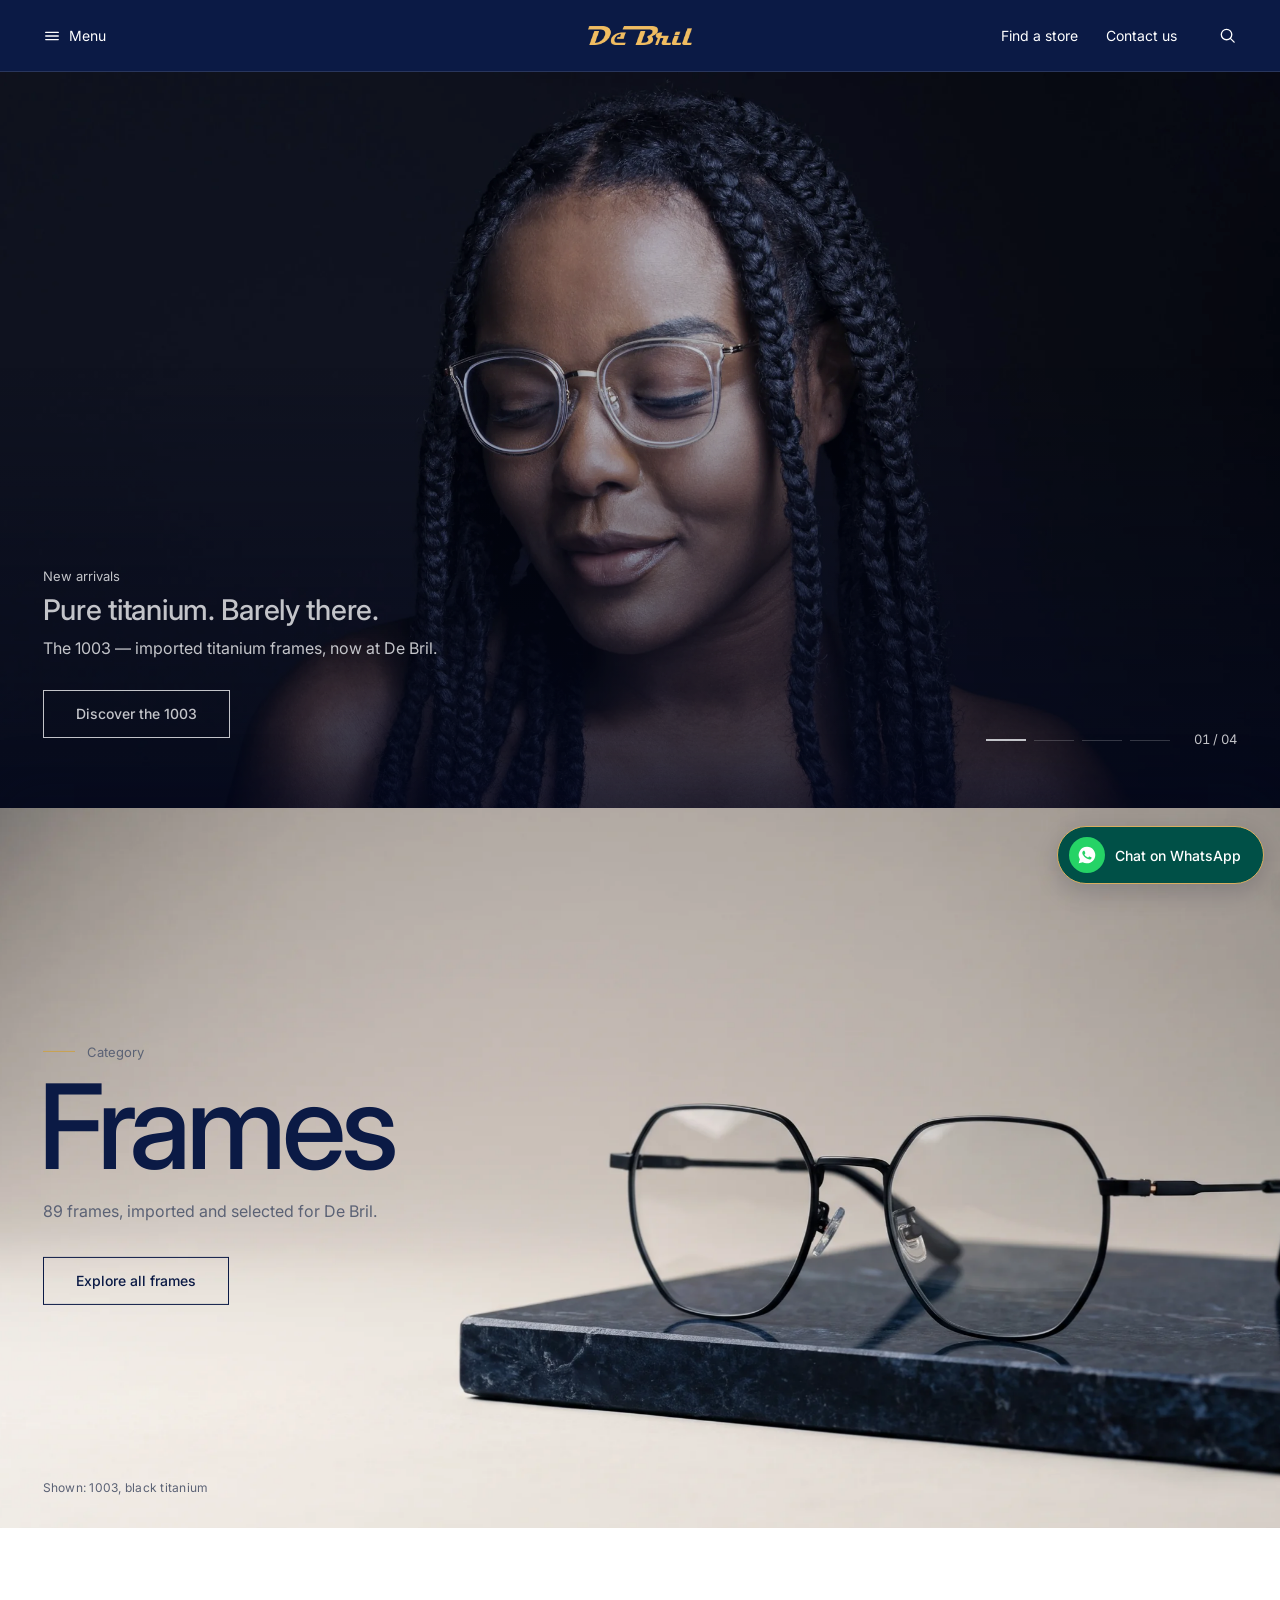
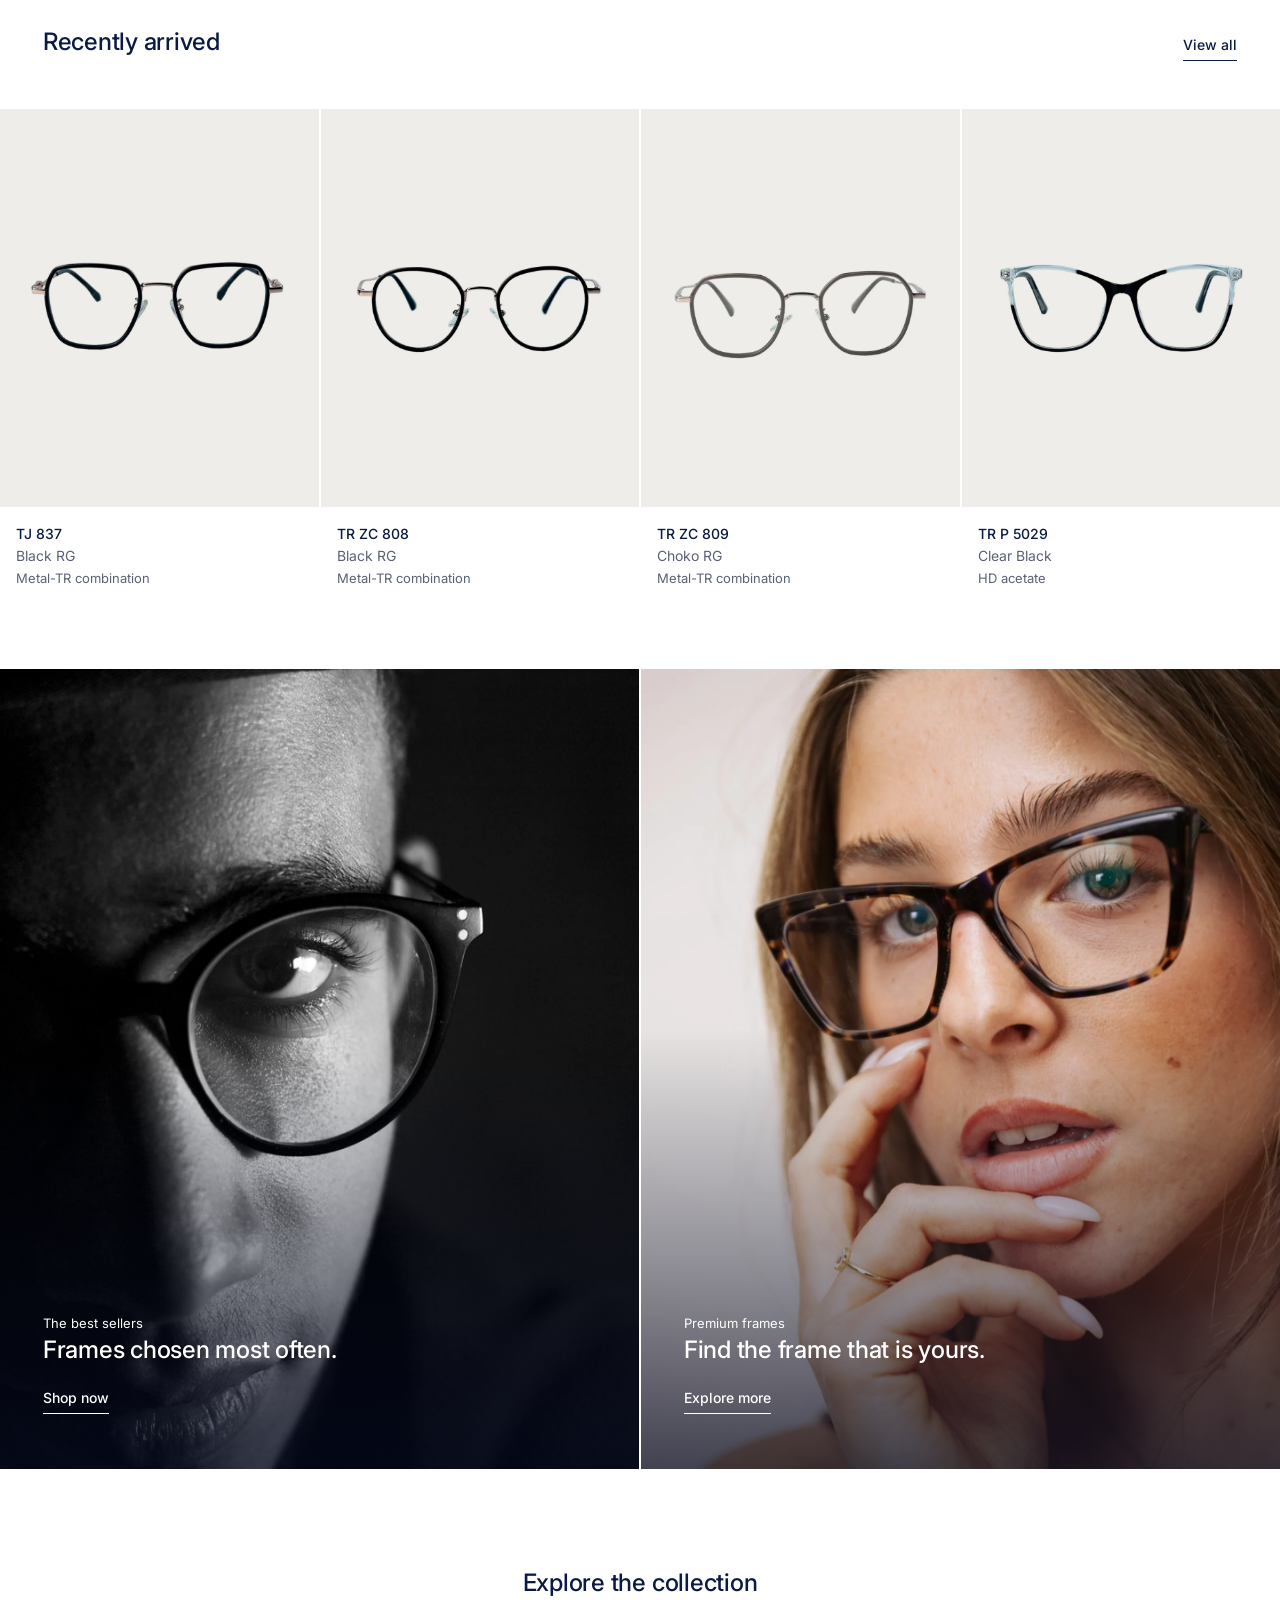
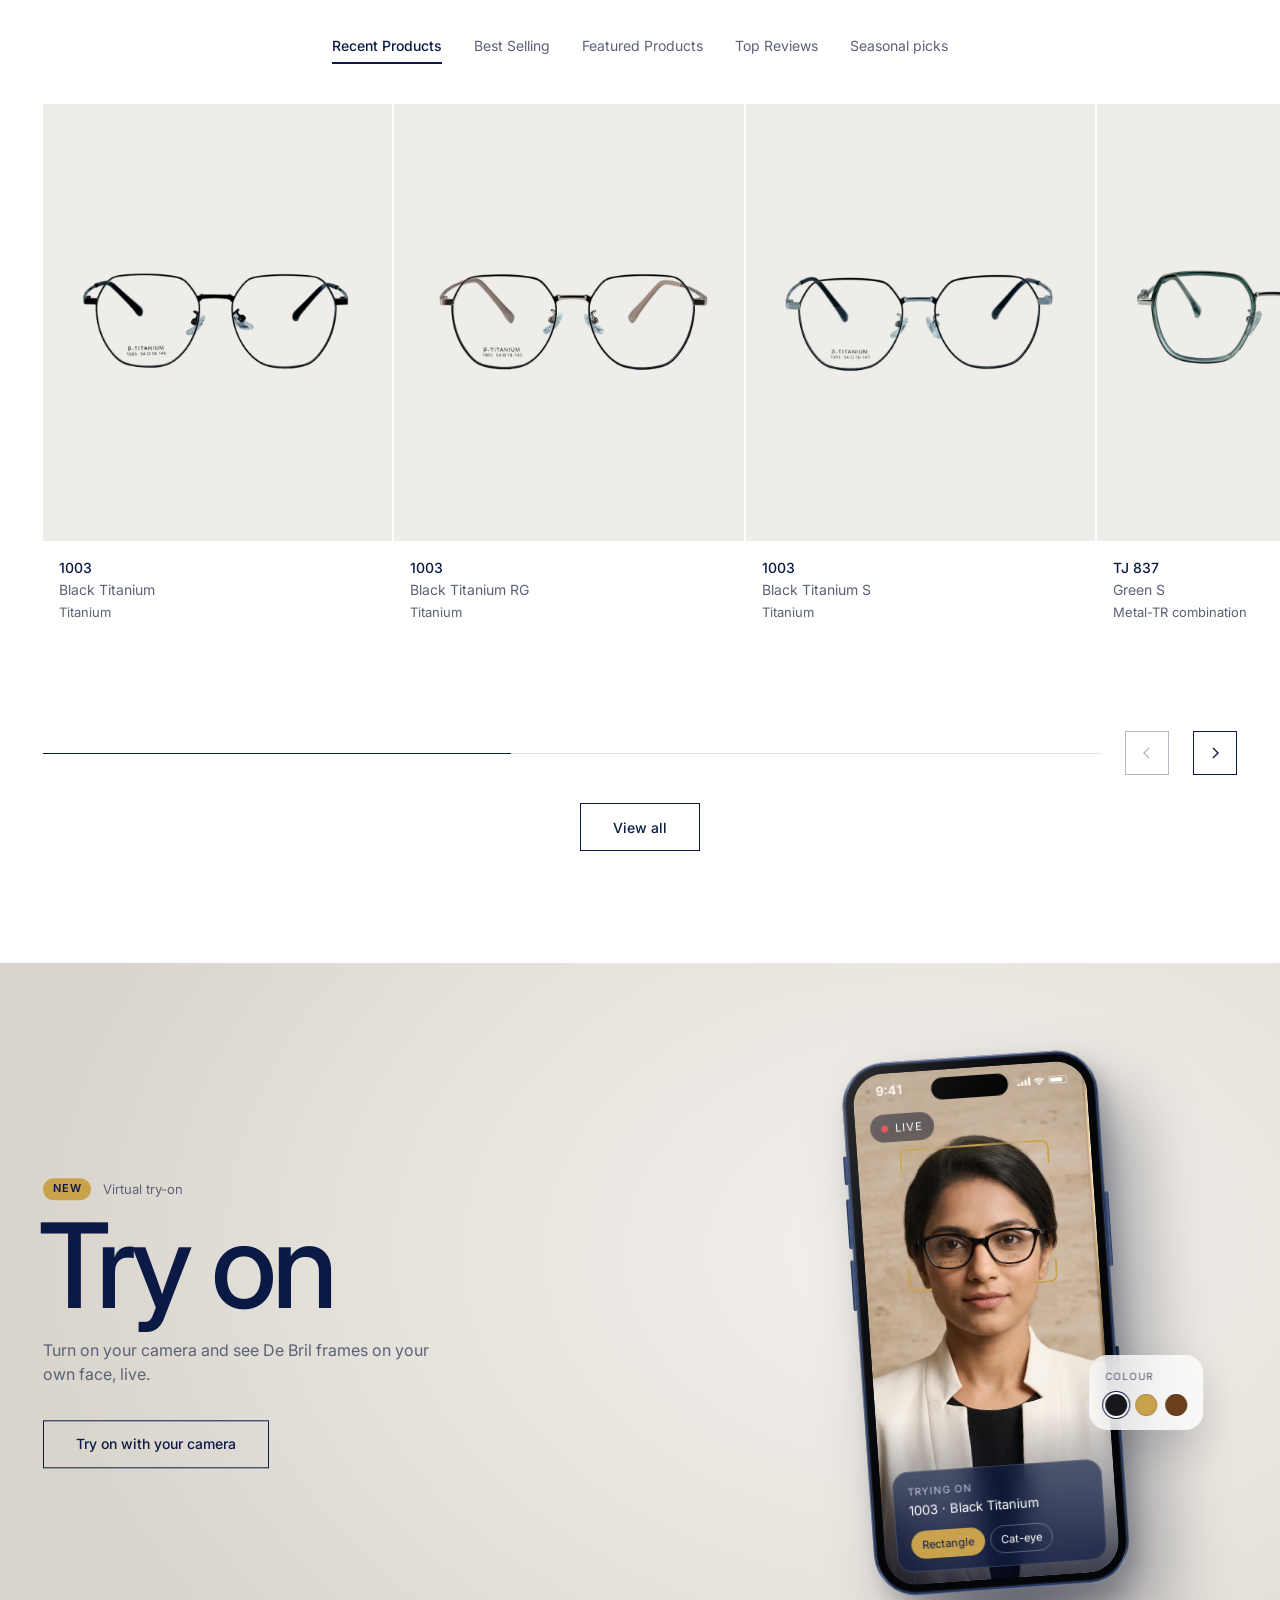
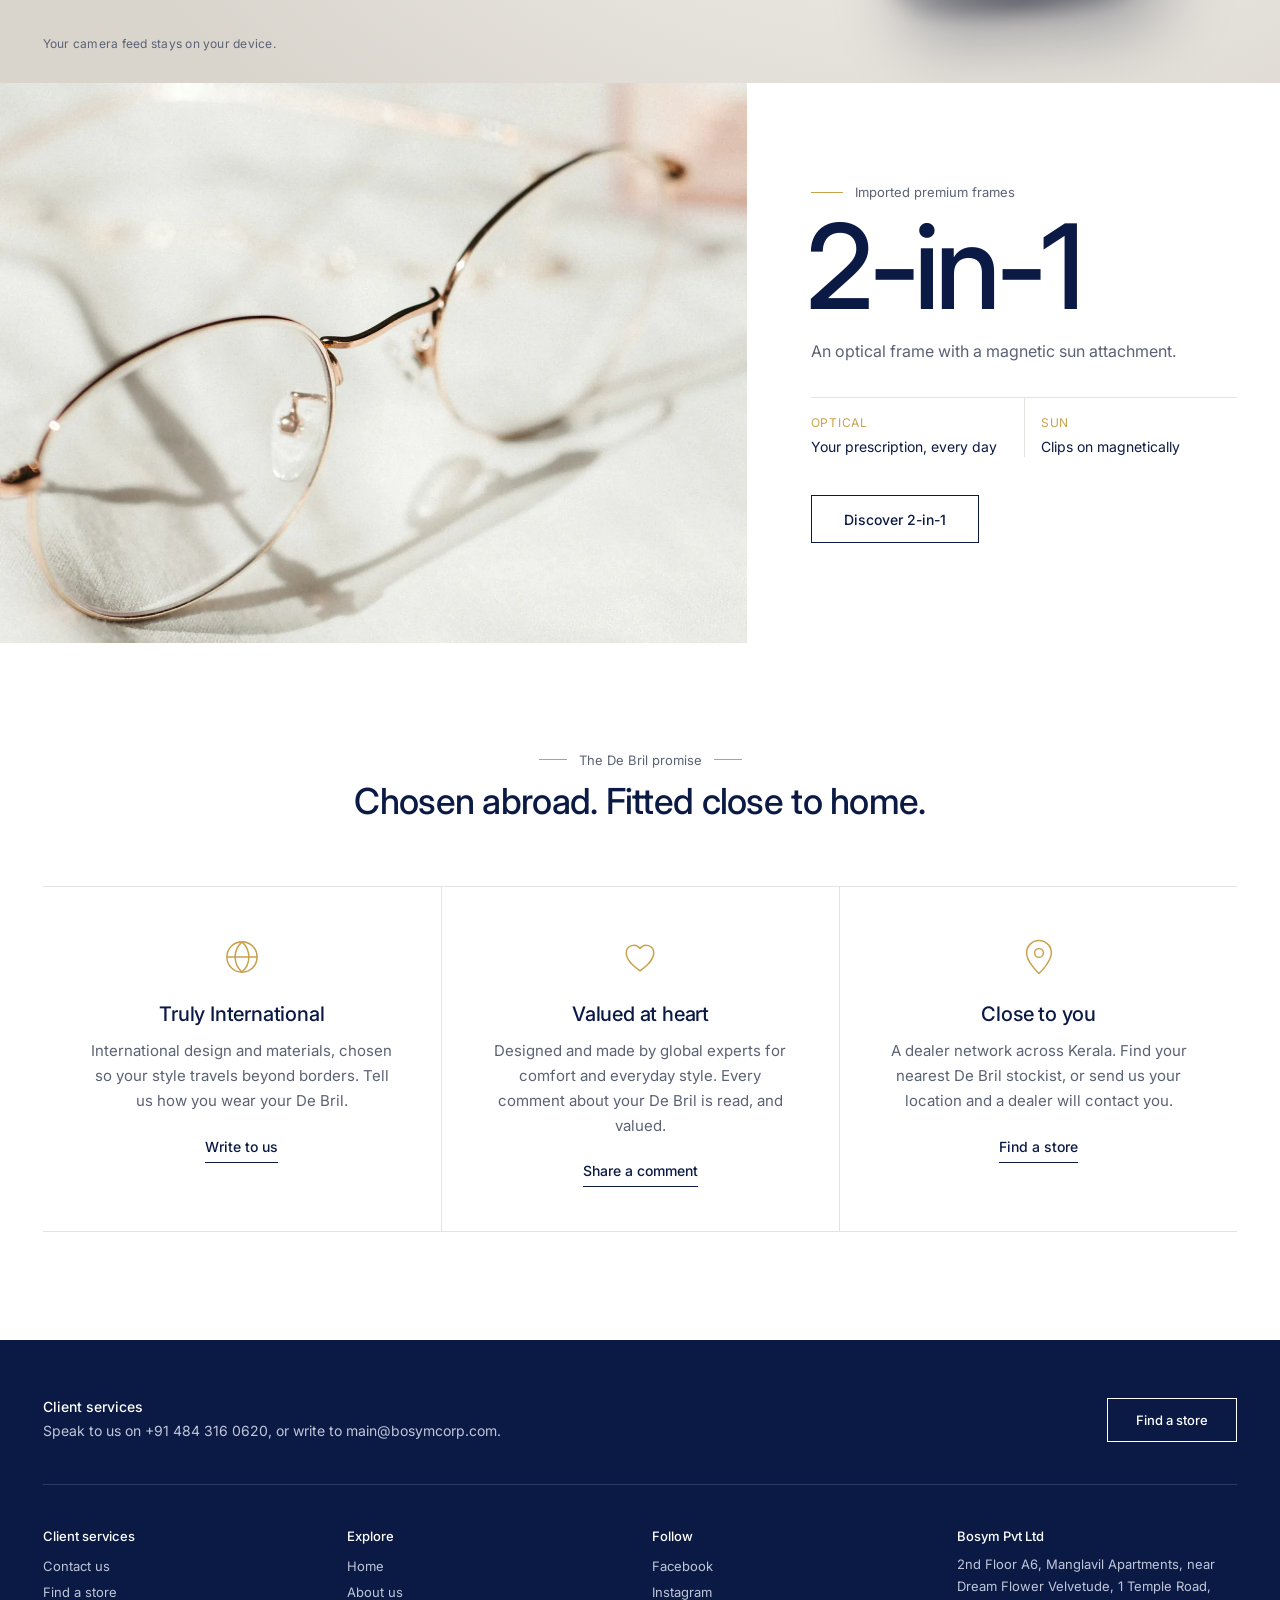
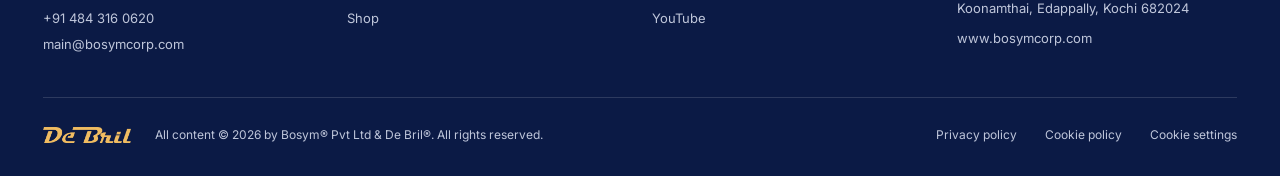
<file: index.html>
<!doctype html>
<html lang="en">
<head>
<meta charset="utf-8">
<meta name="viewport" content="width=device-width, initial-scale=1">
<title>De Bril · Imported premium eyewear</title>
<meta name="description" content="De Bril: imported premium frames, at opticians across Kerala. Collect your Privilege Card with your first purchase.">
<link rel="preconnect" href="https://fonts.googleapis.com">
<link rel="preconnect" href="https://fonts.gstatic.com" crossorigin>
<link href="https://fonts.googleapis.com/css2?family=Inter:wght@400;500&display=swap" rel="stylesheet">
<link rel="preload" as="image" href="img/hero.webp" fetchpriority="high">
<link rel="icon" href="img/logo-navy.png">
<link rel="stylesheet" href="site.css?v=0936cfcb">
</head>
<body>
<a class="skip" href="#main">Skip to content</a>

<!-- 2 · Header: Menu on the left, logo centred, utilities on the right ending in a search icon -->
<header class="head">
  <div class="head-l">
    <button class="hbtn" type="button" data-open="menu" aria-controls="menu" aria-expanded="false"><svg viewBox="0 0 20 20" aria-hidden="true"><path d="M3 6h14M3 10h14M3 14h14"/></svg><span>Menu</span></button>
  </div>
  <a class="logo" href="index.html" aria-label="De Bril, home"><img src="img/logo-gold-word.png" alt="De Bril" width="104" height="19"></a>
  <nav class="head-r" aria-label="Quick links">
    <a class="hlink" href="locate.html" aria-label="Find a store"><svg viewBox="0 0 20 20" aria-hidden="true"><path d="M10 17.5s5.5-5 5.5-9.2a5.5 5.5 0 0 0-11 0c0 4.2 5.5 9.2 5.5 9.2Z"/><circle cx="10" cy="8.3" r="1.9"/></svg><span>Find a store</span></a>
    <a class="hlink hide-s" href="contact.html">Contact us</a>
    <button class="ibtn" type="button" data-open="search" aria-controls="search" aria-expanded="false" aria-label="Search"><svg viewBox="0 0 20 20" aria-hidden="true"><circle cx="9" cy="9" r="5.5"/><path d="m13 13 4 4"/></svg></button>
  </nav>
</header>

<!-- Menu drawer -->
<div class="sheet sheet-l" id="menu" hidden>
  <div class="sheet-bg" data-close></div>
  <div class="sheet-panel" role="dialog" aria-modal="true" aria-label="Menu">
    <button class="hbtn x" type="button" data-close><svg viewBox="0 0 20 20" aria-hidden="true"><path d="m5 5 10 10M15 5 5 15"/></svg><span>Close</span></button>
    <nav aria-label="Main">
      <ul class="menu">
        <li><a href="index.html" aria-current="page">Home</a></li>
        <li><a href="shop.html">Shop</a></li>
        <li><a href="about.html">About us</a></li>
        <li><a href="locate.html">Find a store</a></li>
        <li><a href="contact.html">Contact us</a></li>
      </ul>
    </nav>
    <p class="sheet-meta">+91 484 316 0620<br>main@bosymcorp.com</p>
  </div>
</div>

<!-- Search: drops down from under the header in navy, searches the shop page -->
<div class="sheet sheet-t" id="search" hidden>
  <div class="sheet-bg" data-close></div>
  <div class="sheet-panel" role="dialog" aria-modal="true" aria-label="Search">
    <div class="srch">
      <form action="shop.html" method="get" role="search">
        <svg viewBox="0 0 20 20" aria-hidden="true"><circle cx="9" cy="9" r="5.5"/><path d="m13 13 4 4"/></svg>
        <label for="q" class="vh">Search frames</label>
        <input id="q" name="q" type="search" placeholder="Search frames" autocomplete="off" enterkeyhint="search">
        <button class="ibtn x" type="button" data-close aria-label="Close search"><svg viewBox="0 0 20 20" aria-hidden="true"><path d="m5 5 10 10M15 5 5 15"/></svg></button>
      </form>
      <p class="srch-k">Popular searches</p>
      <ul class="srch-pop"><li><a href="shop.html?q=1003">1003</a></li><li><a href="shop.html?q=Titanium">Titanium</a></li><li><a href="shop.html?q=TJ+837">TJ 837</a></li><li><a href="shop.html?q=Metal-TR">Metal-TR</a></li><li><a href="shop.html?q=HD+acetate">HD acetate</a></li><li><a href="shop.html?q=2-in-1">2-in-1</a></li></ul>
    </div>
  </div>
</div>

<!-- Shop by wearer (photos are the CAV placeholders, swap for De Bril shots): opened from the Premium frames banner; each tile goes to the shop filtered by gender -->
<div class="sheet sheet-c" id="gender" hidden>
  <div class="sheet-bg" data-close></div>
  <div class="sheet-panel" role="dialog" aria-modal="true" aria-labelledby="gender-h">
    <div class="g-head">
      <div><p class="k">Premium frames</p><h2 id="gender-h">Who are you choosing for?</h2></div>
      <button class="ibtn x" type="button" data-close aria-label="Close"><svg viewBox="0 0 20 20" aria-hidden="true"><path d="m5 5 10 10M15 5 5 15"/></svg></button>
    </div>
    <ul class="g-list">
      <li><a class="g-tile" href="shop.html?gender=Men">
        <span class="g-n">01</span>
        <img class="g-ph" src="img/wearer-men.webp" alt="Man wearing black frames" width="900" height="1200" loading="lazy">
        <span class="g-name">Men</span>
        <span class="g-go">Men's frames <svg viewBox="0 0 16 16" aria-hidden="true"><path d="M3 8h10M9 4l4 4-4 4"/></svg></span>
      </a></li>
      <li><a class="g-tile" href="shop.html?gender=Women">
        <span class="g-n">02</span>
        <img class="g-ph" src="img/wearer-women.webp" alt="Woman wearing black frames" width="900" height="1200" loading="lazy">
        <span class="g-name">Women</span>
        <span class="g-go">Women's frames <svg viewBox="0 0 16 16" aria-hidden="true"><path d="M3 8h10M9 4l4 4-4 4"/></svg></span>
      </a></li>
      <li><a class="g-tile" href="shop.html?gender=Children">
        <span class="g-n">03</span>
        <img class="g-ph" src="img/wearer-kids.webp" alt="Boy wearing black frames" width="900" height="1200" loading="lazy">
        <span class="g-name">Children</span>
        <span class="g-go">Children's frames <svg viewBox="0 0 16 16" aria-hidden="true"><path d="M3 8h10M9 4l4 4-4 4"/></svg></span>
      </a></li>
      <li><a class="g-tile" href="shop.html?gender=Unisex">
        <span class="g-n">04</span>
        <img class="g-ph" src="img/wearer-unisex.webp" alt="A woman and a man wearing frames" width="900" height="1200" loading="lazy">
        <span class="g-name">Unisex</span>
        <span class="g-go">Unisex frames <svg viewBox="0 0 16 16" aria-hidden="true"><path d="M3 8h10M9 4l4 4-4 4"/></svg></span>
      </a></li>
    </ul>
    <a class="g-all ul" href="shop.html">Or browse all frames</a>
  </div>
</div>

<main id="main">

<!-- 3 · Hero campaign slider -->
<section class="hero" aria-roledescription="carousel" aria-label="De Bril campaigns">
  <div class="slide is-on" aria-roledescription="slide" aria-label="1 of 4">
    <img src="img/hero.webp" alt="Woman with long braids wearing clear De Bril titanium frames" width="2880" height="1656" fetchpriority="high">
    <div class="copy"><p class="k">New arrivals</p><h1 class="t">Pure titanium. Barely there.</h1><p>The 1003 — imported titanium frames, now at De Bril.</p><a class="btn btn-o" href="shop.html?q=1003">Discover the 1003</a></div>
  </div>
  <div class="slide" aria-roledescription="slide" aria-label="2 of 4" inert>
    <img src="img/premium.webp" alt="Woman in tortoiseshell cat-eye frames" width="1438" height="1800" loading="lazy" style="object-position:50% 25%">
    <div class="copy"><p class="k">Premium frames</p><h2 class="t">Find the frame that is yours.</h2><p>Imported and selected for De Bril, at opticians across Kerala.</p><a class="btn btn-o" href="locate.html">Find a store</a></div>
  </div>
  <div class="slide" aria-roledescription="slide" aria-label="3 of 4" inert>
    <img src="img/best.webp" alt="Black and white portrait of a man in round frames" width="1438" height="1800" loading="lazy" style="object-position:50% 30%">
    <div class="copy"><p class="k">The best sellers</p><h2 class="t">Frames chosen most often.</h2><p>The De Bril frames people come back for.</p><a class="btn btn-o" href="shop.html">Shop now</a></div>
  </div>
  <div class="slide" aria-roledescription="slide" aria-label="4 of 4" inert>
    <img src="img/still.webp" alt="Rose gold frames resting on linen" width="1440" height="1440" loading="lazy">
    <div class="copy"><p class="k">Imported premium frames</p><h2 class="t">2-in-1, optical and sun.</h2><p>An optical frame with a magnetic sun attachment.</p><a class="btn btn-o" href="shop.html?type=2-in-1">Discover 2-in-1</a></div>
  </div>
  <div class="hero-ui">
    <div class="dashes" role="tablist" aria-label="Choose a campaign">
      <button role="tab" aria-selected="true" aria-label="Slide 1"><i></i></button>
      <button role="tab" aria-selected="false" aria-label="Slide 2"><i></i></button>
      <button role="tab" aria-selected="false" aria-label="Slide 3"><i></i></button>
      <button role="tab" aria-selected="false" aria-label="Slide 4"><i></i></button>
    </div>
    <span class="count" aria-hidden="true"><b>01</b> / 04</span>
  </div>
</section>

<!-- 5 · Category — billboard: studio shot of the real 1003 frame, copy on the empty side of the set -->
<section class="board" aria-labelledby="board-h">
  <img src="img/frames-studio.webp" alt="De Bril 1003 frame in black titanium on a navy stone slab" width="2400" height="1340" loading="lazy">
  <div class="board-copy">
    <p class="k">Category</p>
    <h2 id="board-h">Frames</h2>
    <p class="board-sub">89 frames, imported and selected for De Bril.</p>
    <a class="btn btn-n" href="shop.html">Explore all frames</a>
  </div>
  <p class="board-cap">Shown: 1003, black titanium</p>
</section>

<!-- 6 · Recently arrived -->
<section class="prods" aria-labelledby="recent-h">
  <div class="prods-head wrap"><h2 id="recent-h">Recently arrived</h2><a class="ul" href="shop.html">View all</a></div>
  <ul class="grid" data-list="recent"></ul>
</section>

<!-- 7 · Mid banners -->
<section class="duo">
  <a class="banner" href="shop.html">
    <img src="img/best.webp" alt="Black and white portrait of a man in round frames" width="1438" height="1800" loading="lazy">
    <span class="banner-copy"><span class="k">The best sellers</span><span class="t">Frames chosen most often.</span><span class="ul">Shop now</span></span>
  </a>
  <button class="banner" type="button" data-open="gender" aria-controls="gender" aria-expanded="false" aria-haspopup="dialog">
    <img src="img/premium.webp" alt="Woman in tortoiseshell cat-eye frames" width="1438" height="1800" loading="lazy">
    <span class="banner-copy"><span class="k">Premium frames</span><span class="t">Find the frame that is yours.</span><span class="ul">Explore more</span></span>
  </button>
</section>

<!-- 8 · Explore the collection (tabs) -->
<section class="prods latest" aria-labelledby="latest-h">
  <h2 id="latest-h" class="center">Explore the collection</h2>
  <div class="tabs" role="tablist" aria-label="Product lists">
    <button role="tab" aria-selected="true" data-tab="recent">Recent Products</button>
    <button role="tab" aria-selected="false" data-tab="best">Best Selling</button>
    <button role="tab" aria-selected="false" data-tab="featured">Featured Products</button>
    <button role="tab" aria-selected="false" data-tab="reviews">Top Reviews</button>
    <button role="tab" aria-selected="false" data-tab="seasonal">Seasonal picks</button>
  </div>
  <ul class="grid" data-list="latest" role="tabpanel" aria-labelledby="latest-h"></ul>
  <div class="rail-ui">
    <span class="rail-bar" aria-hidden="true"><i></i></span>
    <button class="rail-btn" type="button" data-dir="-1" aria-label="Previous frames"><svg viewBox="0 0 16 16" aria-hidden="true"><path d="M10 3 5 8l5 5"/></svg></button>
    <button class="rail-btn" type="button" data-dir="1" aria-label="Next frames"><svg viewBox="0 0 16 16" aria-hidden="true"><path d="m6 3 5 5-5 5"/></svg></button>
  </div>
  <p class="center"><a class="btn btn-n" href="shop.html">View all</a></p>
</section>

<!-- 9 · Bottom banner -->
<!-- Virtual try-on billboard, same language as the Frames billboard
     (design only: the button is a placeholder until the client's third-party try-on is wired in) -->
<section class="tryon" aria-labelledby="tryon-h">
  <div class="tryon-copy">
    <p class="k"><span class="new">New</span>Virtual try-on</p>
    <h2 id="tryon-h">Try on</h2>
    <p class="tryon-sub">Turn on your camera and see De Bril frames on your own face, live.</p>
    <button class="btn btn-n" type="button">Try on with your camera</button>
  </div>
  <div class="tryon-stage" aria-hidden="true">
    <div class="iph">
      <i class="ib ib-act"></i><i class="ib ib-up"></i><i class="ib ib-dn"></i><i class="ib ib-pwr"></i><i class="ib ib-cam"></i>
      <div class="iph-in">
    <div class="vf">
      <span class="vf-status"><b>9:41</b><span class="vf-sys"><svg viewBox="0 0 18 12"><rect x="0" y="8" width="3" height="4" rx="1"/><rect x="5" y="5.5" width="3" height="6.5" rx="1"/><rect x="10" y="3" width="3" height="9" rx="1"/><rect x="15" y="0" width="3" height="12" rx="1"/></svg><svg viewBox="0 0 16 12"><path d="M8 11.5 5.6 9a3.4 3.4 0 0 1 4.8 0Z"/><path d="M3.2 6.6a6.8 6.8 0 0 1 9.6 0l-1.4 1.4a4.8 4.8 0 0 0-6.8 0Z"/><path d="M.8 4.2a10.2 10.2 0 0 1 14.4 0l-1.4 1.4a8.2 8.2 0 0 0-11.6 0Z"/></svg><span class="bat"><i></i></span></span></span>
      <span class="iph-island"></span>
      <img src="img/wearer-women.webp" alt="" width="900" height="1205" loading="lazy">
      <span class="vf-live"><i></i>Live</span>
      <span class="vf-box"><i></i><i></i><i></i><i></i></span>
      <span class="vf-scan"></span>
      <div class="vf-bar"><p><small>Trying on</small>1003 · Black Titanium</p><ul class="vf-chips"><li class=on>Rectangle</li><li>Cat-eye</li><li>Round</li><li>Aviator</li></ul></div>
    </div>
      </div>
      <span class="iph-glare"></span>
    </div>
    <div class="fl fl-colour"><small>Colour</small><span class="vf-sw"><i style="--c:#16181d"></i><i style="--c:#c9a24e"></i><i style="--c:#6b3f1d"></i></span></div>
  </div>
  <p class="tryon-cap">Your camera feed stays on your device.</p>
</section>

<section class="twoin" aria-labelledby="twoin-h">
  <div class="twoin-media"><img src="img/still.webp" alt="Rose gold frames resting on linen" width="1440" height="1440" loading="lazy"></div>
  <div class="twoin-copy">
    <p class="k">Imported premium frames</p>
    <h2 id="twoin-h">2-in-1</h2>
    <p class="twoin-sub">An optical frame with a magnetic sun attachment.</p>
    <dl class="twoin-spec">
      <div><dt>Optical</dt><dd>Your prescription, every day</dd></div>
      <div><dt>Sun</dt><dd>Clips on magnetically</dd></div>
    </dl>
    <a class="btn btn-n" href="shop.html?type=2-in-1">Discover 2-in-1</a>
  </div>
</section>

<!-- 10 · Features — the De Bril promise -->
<section class="promise" aria-labelledby="promise-h">
  <div class="wrap">
    <div class="promise-head">
      <p class="k">The De Bril promise</p>
      <h2 id="promise-h">Chosen abroad. Fitted close to home.</h2>
    </div>
    <ul class="promise-list">
      <li>
        <svg viewBox="0 0 32 32" aria-hidden="true"><circle cx="16" cy="16" r="11"/><path d="M5 16h22M16 5c3.5 3.2 5 7 5 11s-1.5 7.8-5 11c-3.5-3.2-5-7-5-11s1.5-7.8 5-11Z"/></svg>
        <h3>Truly International</h3>
        <p>International design and materials, chosen so your style travels beyond borders. Tell us how you wear your De Bril.</p>
        <a class="ul" href="contact.html">Write to us</a>
      </li>
      <li>
        <svg viewBox="0 0 32 32" aria-hidden="true"><path d="M16 26s-10-6.2-10-13a5.5 5.5 0 0 1 10-3.2A5.5 5.5 0 0 1 26 13c0 6.8-10 13-10 13Z"/></svg>
        <h3>Valued at heart</h3>
        <p>Designed and made by global experts for comfort and everyday style. Every comment about your De Bril is read, and valued.</p>
        <a class="ul" href="contact.html">Share a comment</a>
      </li>
      <li>
        <svg viewBox="0 0 32 32" aria-hidden="true"><path d="M16 28s9-8.4 9-15a9 9 0 0 0-18 0c0 6.6 9 15 9 15Z"/><circle cx="16" cy="13" r="3.2"/></svg>
        <h3>Close to you</h3>
        <p>A dealer network across Kerala. Find your nearest De Bril stockist, or send us your location and a dealer will contact you.</p>
        <a class="ul" href="locate.html">Find a store</a>
      </li>
    </ul>
  </div>
</section>

</main>

<!-- 11 · Footer -->
<footer class="foot">
  <div class="wrap">
    <div class="foot-top">
      <div><h2>Client services</h2><p>Speak to us on <a href="tel:+914843160620">+91 484 316 0620</a>, or write to <a href="mailto:main@bosymcorp.com">main@bosymcorp.com</a>.</p></div>
      <a class="btn btn-sq" href="locate.html">Find a store</a>
    </div>
    <div class="foot-cols">
      <div><h3>Client services</h3><ul><li><a href="contact.html">Contact us</a></li><li><a href="locate.html">Find a store</a></li><li><a href="tel:+914843160620">+91 484 316 0620</a></li><li><a href="mailto:main@bosymcorp.com">main@bosymcorp.com</a></li></ul></div>
      <div><h3>Explore</h3><ul><li><a href="index.html">Home</a></li><li><a href="about.html">About us</a></li><li><a href="shop.html">Shop</a></li></ul></div>
      <div><h3>Follow</h3><ul><li><a href="https://www.facebook.com/">Facebook</a></li><li><a href="https://www.instagram.com/">Instagram</a></li><li><a href="https://www.youtube.com/">YouTube</a></li></ul></div>
      <div><h3>Bosym Pvt Ltd</h3><address>2nd Floor A6, Manglavil Apartments, near Dream Flower Velvetude, 1 Temple Road, Koonamthai, Edappally, Kochi 682024</address><ul><li><a href="https://www.bosymcorp.com/">www.bosymcorp.com</a></li></ul></div>
    </div>
    <div class="foot-legal">
      <img src="img/logo-gold-word.png" alt="De Bril" width="88" height="16" loading="lazy">
      <p>All content © 2026 by Bosym® Pvt Ltd &amp; De Bril®. All rights reserved.</p>
      <p class="pol"><a href="https://buydb.in/privacy-policy/">Privacy policy</a><a href="https://buydb.in/cookie-policy/">Cookie policy</a><a href="https://buydb.in/cookie-policy/">Cookie settings</a></p>
    </div>
  </div>
</footer>

<!-- 14 · Floating WhatsApp -->
<a class="wa" href="https://wa.me/914843160620?text=Hello%2C%20I%27d%20like%20to%20know%20more%20about%20De%20Bril%20frames" target="_blank" rel="noopener"><span class="wa-i" aria-hidden="true"><svg viewBox="0 0 24 24"><path d="M12 2a10 10 0 0 0-8.6 15.1L2 22l5-1.3A10 10 0 1 0 12 2Zm5.3 14.1c-.2.6-1.3 1.2-1.8 1.2-.5.1-1 .2-3.3-.7-2.8-1.1-4.6-4-4.7-4.2-.1-.2-1.1-1.5-1.1-2.8s.7-2 1-2.3c.2-.3.5-.3.7-.3h.5c.2 0 .4 0 .6.5l.8 2c.1.2.1.3 0 .5l-.4.6-.4.4c-.1.1-.3.3-.1.6.2.3.7 1.2 1.6 2 1.1 1 2 1.3 2.3 1.4.3.1.5.1.6-.1l.8-1c.2-.3.4-.2.6-.1l1.9.9c.3.1.5.2.5.3.1.2.1.7-.1 1.2Z"/></svg></span>Chat on WhatsApp</a>

<script src="site.js?v=21a2da18"></script>
</body>
</html>
</file>
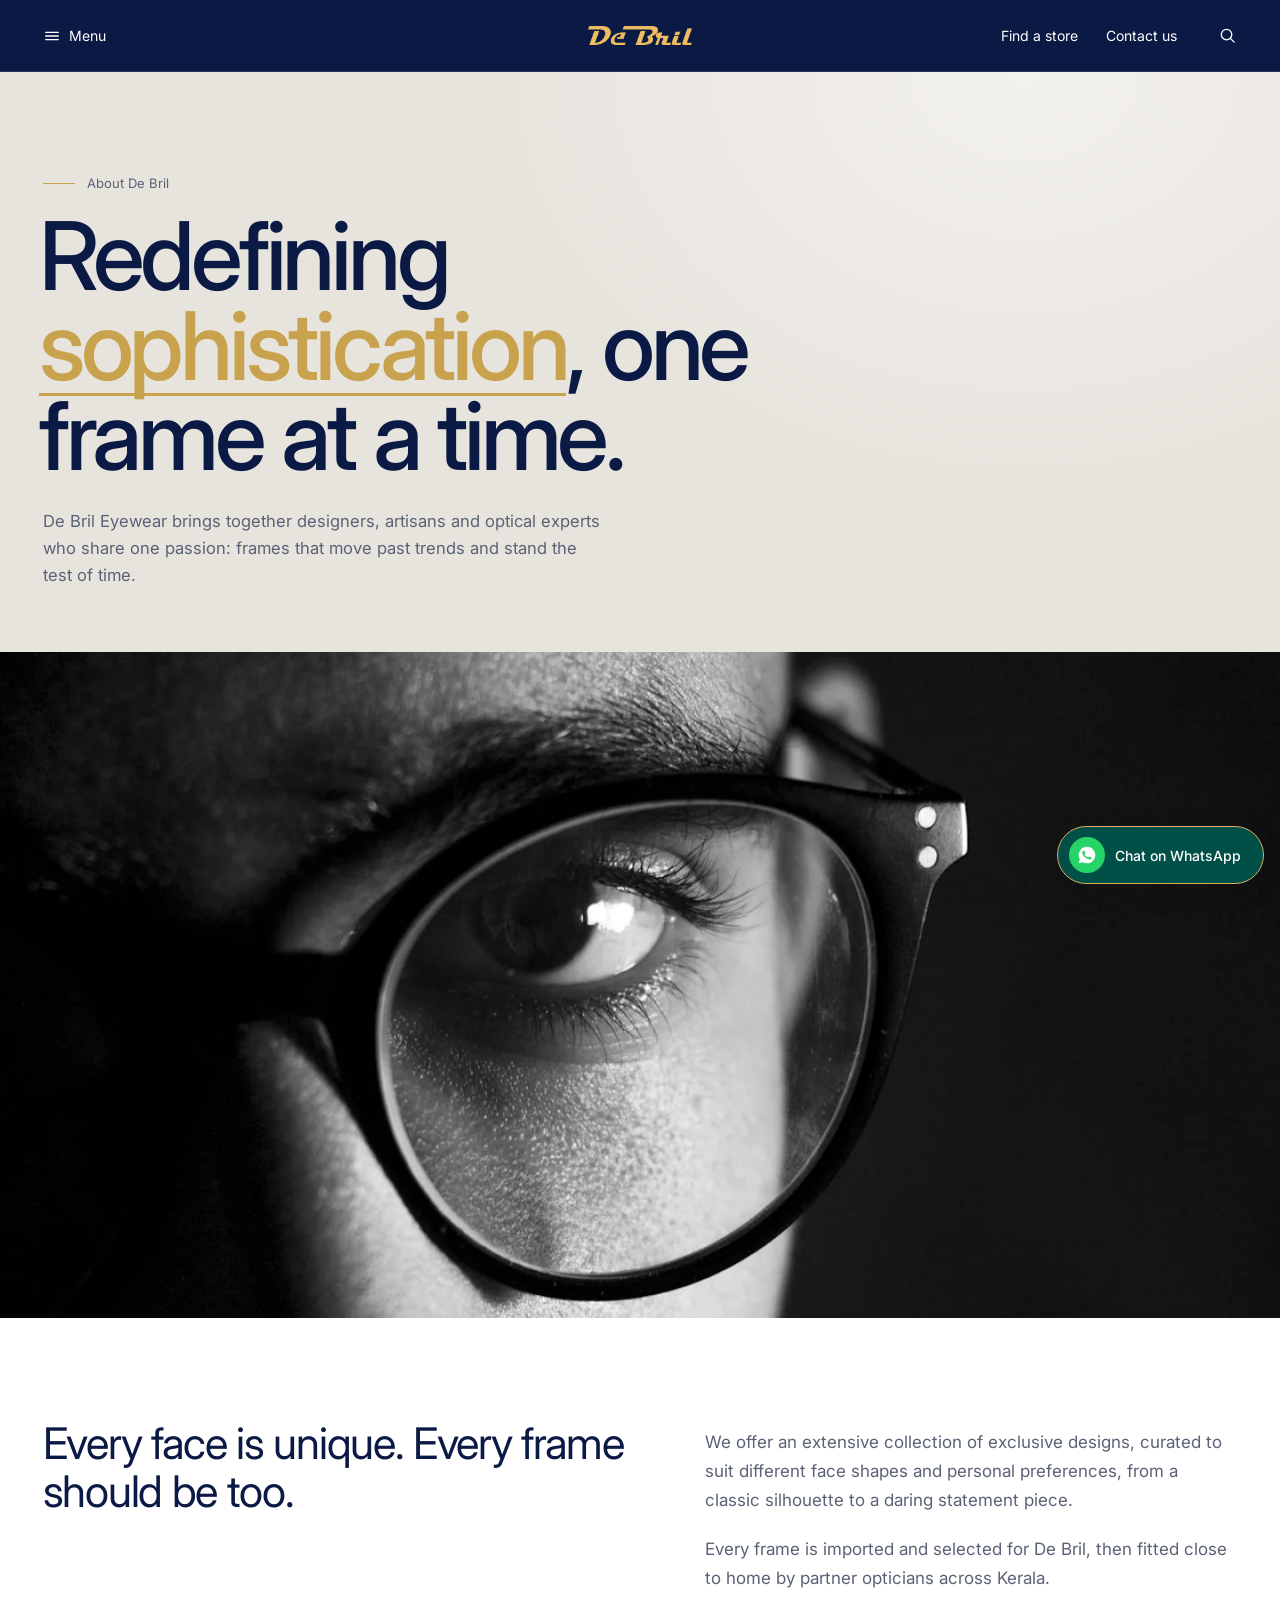
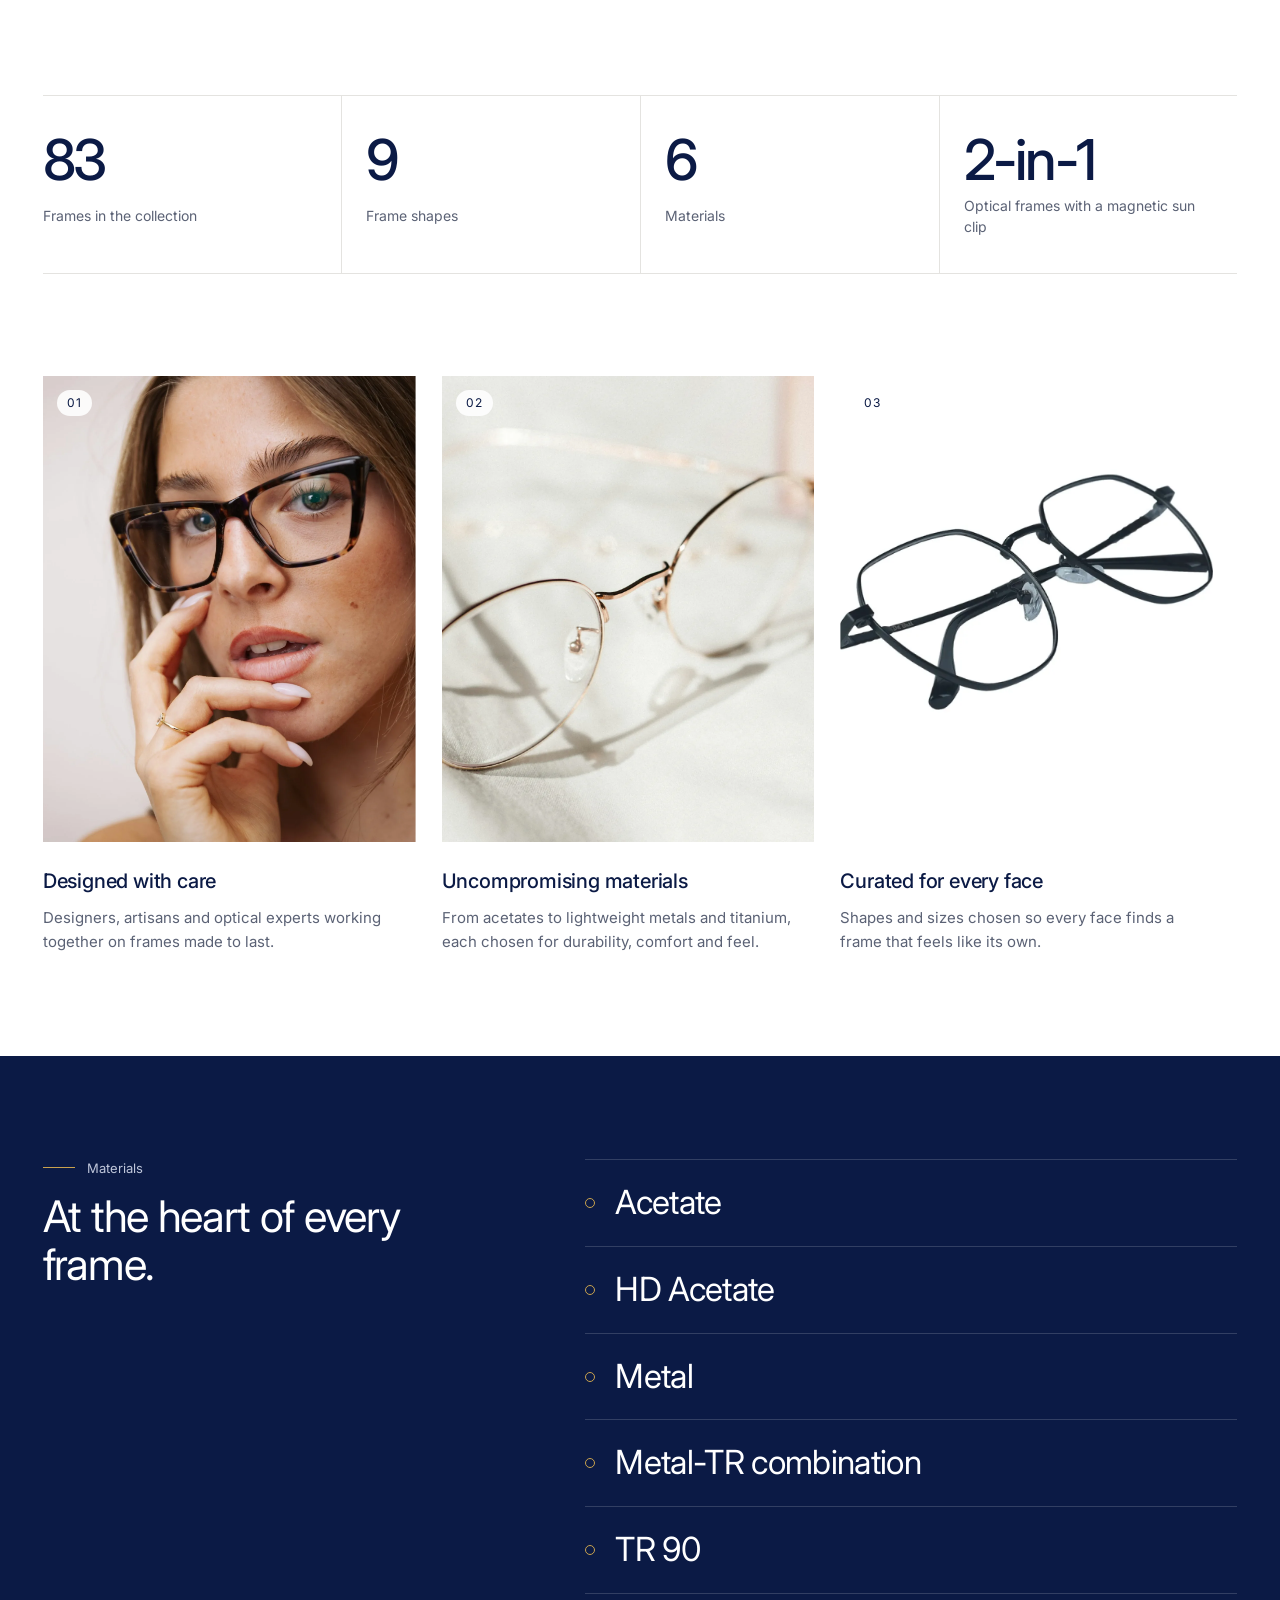
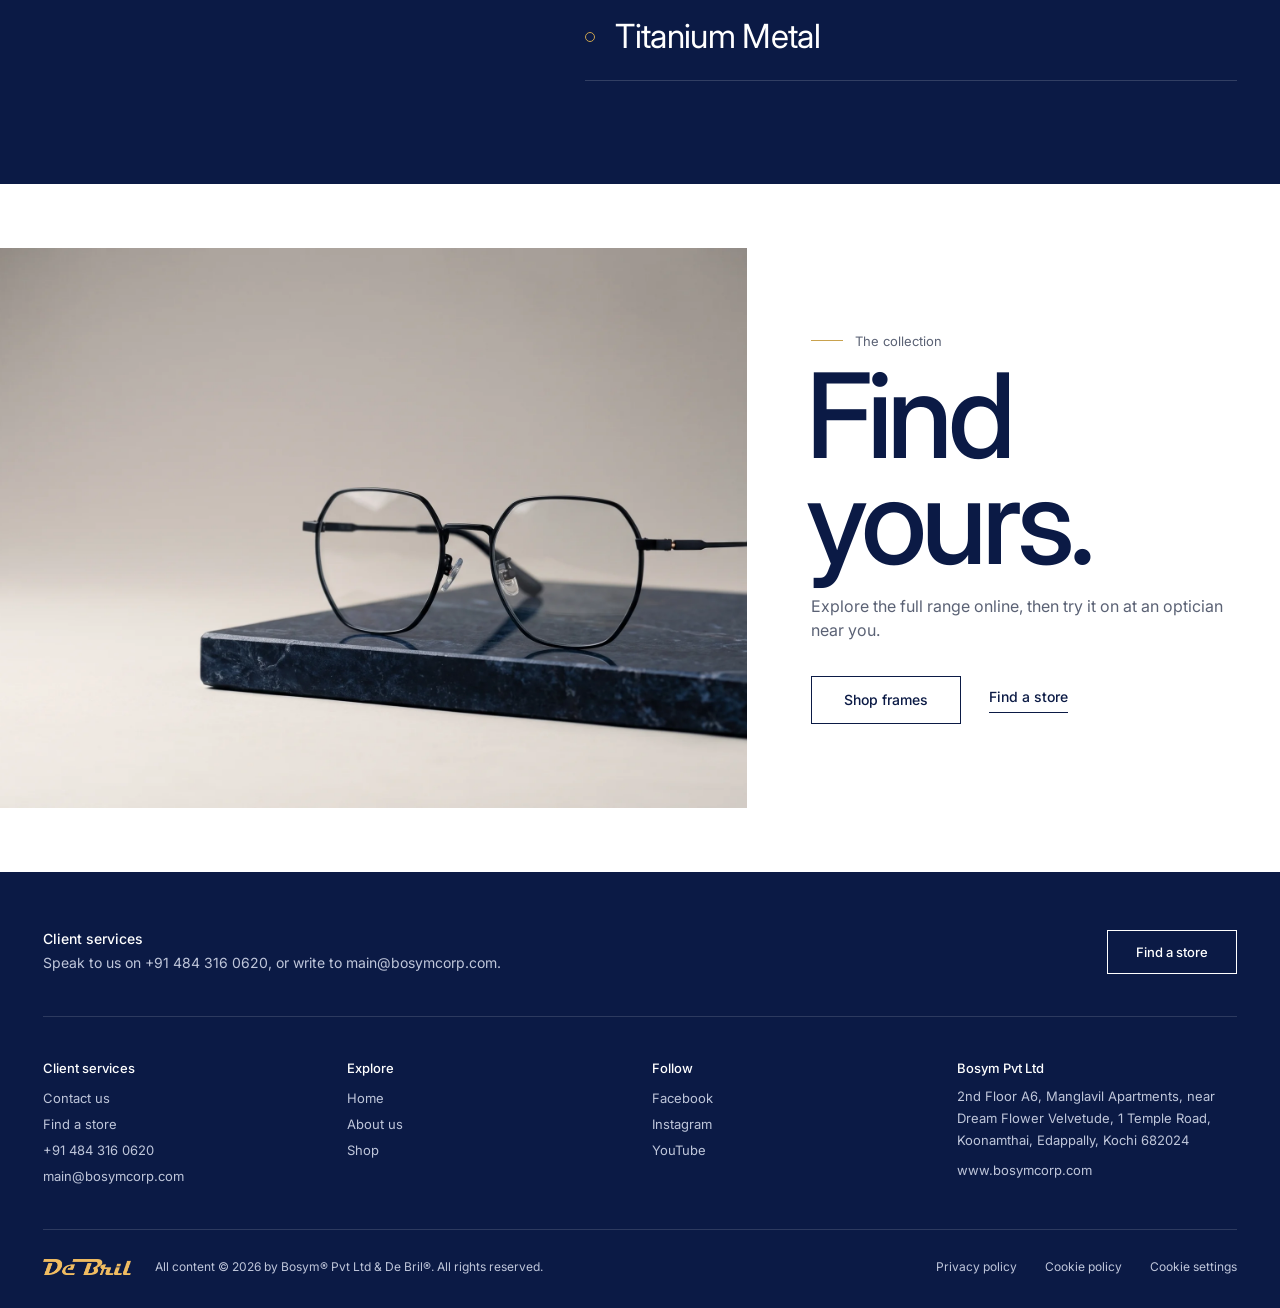
<file: about.html>
<!doctype html>
<html lang="en">
<head>
<meta charset="utf-8">
<meta name="viewport" content="width=device-width, initial-scale=1">
<title>About us · De Bril</title>
<meta name="description" content="De Bril Eyewear: imported premium frames, curated for every face and made from materials of uncompromising quality.">
<link rel="preconnect" href="https://fonts.googleapis.com">
<link rel="preconnect" href="https://fonts.gstatic.com" crossorigin>
<link href="https://fonts.googleapis.com/css2?family=Inter:wght@400;500&display=swap" rel="stylesheet">
<link rel="preload" as="image" href="img/best.webp" fetchpriority="high">
<link rel="icon" href="img/logo-navy.png">
<link rel="stylesheet" href="site.css?v=0936cfcb">
</head>
<body>
<a class="skip" href="#main">Skip to content</a>

<!-- 2 · Header: Menu on the left, logo centred, utilities on the right ending in a search icon -->
<header class="head">
  <div class="head-l">
    <button class="hbtn" type="button" data-open="menu" aria-controls="menu" aria-expanded="false"><svg viewBox="0 0 20 20" aria-hidden="true"><path d="M3 6h14M3 10h14M3 14h14"/></svg><span>Menu</span></button>
  </div>
  <a class="logo" href="index.html" aria-label="De Bril, home"><img src="img/logo-gold-word.png" alt="De Bril" width="104" height="19"></a>
  <nav class="head-r" aria-label="Quick links">
    <a class="hlink" href="locate.html" aria-label="Find a store"><svg viewBox="0 0 20 20" aria-hidden="true"><path d="M10 17.5s5.5-5 5.5-9.2a5.5 5.5 0 0 0-11 0c0 4.2 5.5 9.2 5.5 9.2Z"/><circle cx="10" cy="8.3" r="1.9"/></svg><span>Find a store</span></a>
    <a class="hlink hide-s" href="contact.html">Contact us</a>
    <button class="ibtn" type="button" data-open="search" aria-controls="search" aria-expanded="false" aria-label="Search"><svg viewBox="0 0 20 20" aria-hidden="true"><circle cx="9" cy="9" r="5.5"/><path d="m13 13 4 4"/></svg></button>
  </nav>
</header>

<!-- Menu drawer -->
<div class="sheet sheet-l" id="menu" hidden>
  <div class="sheet-bg" data-close></div>
  <div class="sheet-panel" role="dialog" aria-modal="true" aria-label="Menu">
    <button class="hbtn x" type="button" data-close><svg viewBox="0 0 20 20" aria-hidden="true"><path d="m5 5 10 10M15 5 5 15"/></svg><span>Close</span></button>
    <nav aria-label="Main">
      <ul class="menu">
        <li><a href="index.html">Home</a></li>
        <li><a href="shop.html">Shop</a></li>
        <li><a href="about.html" aria-current="page">About us</a></li>
        <li><a href="locate.html">Find a store</a></li>
        <li><a href="contact.html">Contact us</a></li>
      </ul>
    </nav>
    <p class="sheet-meta">+91 484 316 0620<br>main@bosymcorp.com</p>
  </div>
</div>

<!-- Search: drops down from under the header in navy, searches the shop page -->
<div class="sheet sheet-t" id="search" hidden>
  <div class="sheet-bg" data-close></div>
  <div class="sheet-panel" role="dialog" aria-modal="true" aria-label="Search">
    <div class="srch">
      <form action="shop.html" method="get" role="search">
        <svg viewBox="0 0 20 20" aria-hidden="true"><circle cx="9" cy="9" r="5.5"/><path d="m13 13 4 4"/></svg>
        <label for="q" class="vh">Search frames</label>
        <input id="q" name="q" type="search" placeholder="Search frames" autocomplete="off" enterkeyhint="search">
        <button class="ibtn x" type="button" data-close aria-label="Close search"><svg viewBox="0 0 20 20" aria-hidden="true"><path d="m5 5 10 10M15 5 5 15"/></svg></button>
      </form>
      <p class="srch-k">Popular searches</p>
      <ul class="srch-pop"><li><a href="shop.html?q=1003">1003</a></li><li><a href="shop.html?q=Titanium">Titanium</a></li><li><a href="shop.html?q=TJ+837">TJ 837</a></li><li><a href="shop.html?q=Metal-TR">Metal-TR</a></li><li><a href="shop.html?q=HD+acetate">HD acetate</a></li><li><a href="shop.html?q=2-in-1">2-in-1</a></li></ul>
    </div>
  </div>
</div>

<main id="main" class="about-page">

<!-- 1 · Opening: one big line, the client's own promise -->
<section class="ab-head">
  <p class="k">About De Bril</p>
  <h1>Redefining <em>sophistication</em>, one frame at a time.</h1>
  <p class="ab-lede">De Bril Eyewear brings together designers, artisans and optical experts who share one passion: frames that move past trends and stand the test of time.</p>
</section>

<!-- 2 · Wide image -->
<figure class="ab-wide"><img src="img/best.webp" alt="Black and white portrait of a man in round frames" width="1438" height="1800" fetchpriority="high"></figure>

<!-- 3 · Story: a statement on the left, the story on the right -->
<section class="ab-story">
  <h2>Every face is unique. Every frame should be too.</h2>
  <div class="ab-story-copy">
    <p>We offer an extensive collection of exclusive designs, curated to suit different face shapes and personal preferences, from a classic silhouette to a daring statement piece.</p>
    <p>Every frame is imported and selected for De Bril, then fitted close to home by partner opticians across Kerala.</p>
  </div>
</section>

<!-- 4 · Numbers from the live collection -->
<section class="ab-nums" aria-label="The collection in numbers">
  <div><b>88</b><span>Frames in the collection</span></div>
  <div><b>10</b><span>Frame shapes</span></div>
  <div><b>6</b><span>Materials</span></div>
  <div><b>2-in-1</b><span>Optical frames with a magnetic sun clip</span></div>
</section>

<!-- 5 · Three things we stand for -->
<section class="ab-pillars" aria-labelledby="ab-p-h">
  <h2 id="ab-p-h" class="vh">What we stand for</h2>
  <article>
    <span class="ab-n">01</span>
    <div class="ab-ph"><img src="img/premium.webp" alt="Woman in tortoiseshell cat-eye frames" width="1438" height="1800" loading="lazy"></div>
    <h3>Designed with care</h3>
    <p>Designers, artisans and optical experts working together on frames made to last.</p>
  </article>
  <article>
    <span class="ab-n">02</span>
    <div class="ab-ph"><img src="img/still.webp" alt="Rose gold frames resting on linen" width="1440" height="1440" loading="lazy"></div>
    <h3>Uncompromising materials</h3>
    <p>From acetates to lightweight metals and titanium, each chosen for durability, comfort and feel.</p>
  </article>
  <article>
    <span class="ab-n">03</span>
    <div class="ab-ph"><img src="img/cat-47E.webp" alt="De Bril frame on a stone surface" width="1200" height="1200" loading="lazy"></div>
    <h3>Curated for every face</h3>
    <p>Shapes and sizes chosen so every face finds a frame that feels like its own.</p>
  </article>
</section>

<!-- 6 · Materials, set in large type on navy -->
<section class="ab-mats" aria-labelledby="ab-m-h">
  <div class="ab-mats-head">
    <p class="k">Materials</p>
    <h2 id="ab-m-h">At the heart of every frame.</h2>
  </div>
  <ul><li>Acetate</li><li>HD Acetate</li><li>Metal</li><li>Metal-TR combination</li><li>TR 90</li><li>Titanium Metal</li></ul>
</section>

<!-- 7 · Close: mirrors the homepage 2-in-1 layout -->
<section class="twoin ab-close" aria-labelledby="ab-c-h">
  <div class="twoin-media"><img src="img/frames-studio.webp" alt="De Bril 1003 frame in black titanium on a navy stone slab" width="2400" height="1340" loading="lazy" style="object-position:70% 50%"></div>
  <div class="twoin-copy">
    <p class="k">The collection</p>
    <h2 id="ab-c-h">Find yours.</h2>
    <p class="twoin-sub">Explore the full range online, then try it on at an optician near you.</p>
    <div class="ab-ctas"><a class="btn btn-n" href="shop.html">Shop frames</a><a class="ul" href="locate.html">Find a store</a></div>
  </div>
</section>

</main>

<!-- 11 · Footer -->
<footer class="foot">
  <div class="wrap">
    <div class="foot-top">
      <div><h2>Client services</h2><p>Speak to us on <a href="tel:+914843160620">+91 484 316 0620</a>, or write to <a href="mailto:main@bosymcorp.com">main@bosymcorp.com</a>.</p></div>
      <a class="btn btn-sq" href="locate.html">Find a store</a>
    </div>
    <div class="foot-cols">
      <div><h3>Client services</h3><ul><li><a href="contact.html">Contact us</a></li><li><a href="locate.html">Find a store</a></li><li><a href="tel:+914843160620">+91 484 316 0620</a></li><li><a href="mailto:main@bosymcorp.com">main@bosymcorp.com</a></li></ul></div>
      <div><h3>Explore</h3><ul><li><a href="index.html">Home</a></li><li><a href="about.html">About us</a></li><li><a href="shop.html">Shop</a></li></ul></div>
      <div><h3>Follow</h3><ul><li><a href="https://www.facebook.com/">Facebook</a></li><li><a href="https://www.instagram.com/">Instagram</a></li><li><a href="https://www.youtube.com/">YouTube</a></li></ul></div>
      <div><h3>Bosym Pvt Ltd</h3><address>2nd Floor A6, Manglavil Apartments, near Dream Flower Velvetude, 1 Temple Road, Koonamthai, Edappally, Kochi 682024</address><ul><li><a href="https://www.bosymcorp.com/">www.bosymcorp.com</a></li></ul></div>
    </div>
    <div class="foot-legal">
      <img src="img/logo-gold-word.png" alt="De Bril" width="88" height="16" loading="lazy">
      <p>All content © 2026 by Bosym® Pvt Ltd &amp; De Bril®. All rights reserved.</p>
      <p class="pol"><a href="https://buydb.in/privacy-policy/">Privacy policy</a><a href="https://buydb.in/cookie-policy/">Cookie policy</a><a href="https://buydb.in/cookie-policy/">Cookie settings</a></p>
    </div>
  </div>
</footer>

<!-- 14 · Floating WhatsApp -->
<a class="wa" href="https://wa.me/914843160620?text=Hello%2C%20I%27d%20like%20to%20know%20more%20about%20De%20Bril%20frames" target="_blank" rel="noopener"><span class="wa-i" aria-hidden="true"><svg viewBox="0 0 24 24"><path d="M12 2a10 10 0 0 0-8.6 15.1L2 22l5-1.3A10 10 0 1 0 12 2Zm5.3 14.1c-.2.6-1.3 1.2-1.8 1.2-.5.1-1 .2-3.3-.7-2.8-1.1-4.6-4-4.7-4.2-.1-.2-1.1-1.5-1.1-2.8s.7-2 1-2.3c.2-.3.5-.3.7-.3h.5c.2 0 .4 0 .6.5l.8 2c.1.2.1.3 0 .5l-.4.6-.4.4c-.1.1-.3.3-.1.6.2.3.7 1.2 1.6 2 1.1 1 2 1.3 2.3 1.4.3.1.5.1.6-.1l.8-1c.2-.3.4-.2.6-.1l1.9.9c.3.1.5.2.5.3.1.2.1.7-.1 1.2Z"/></svg></span>Chat on WhatsApp</a>

<script src="site.js?v=21a2da18"></script>
<script src="about.js?v=cc1ce913"></script>
</body>
</html>
</file>
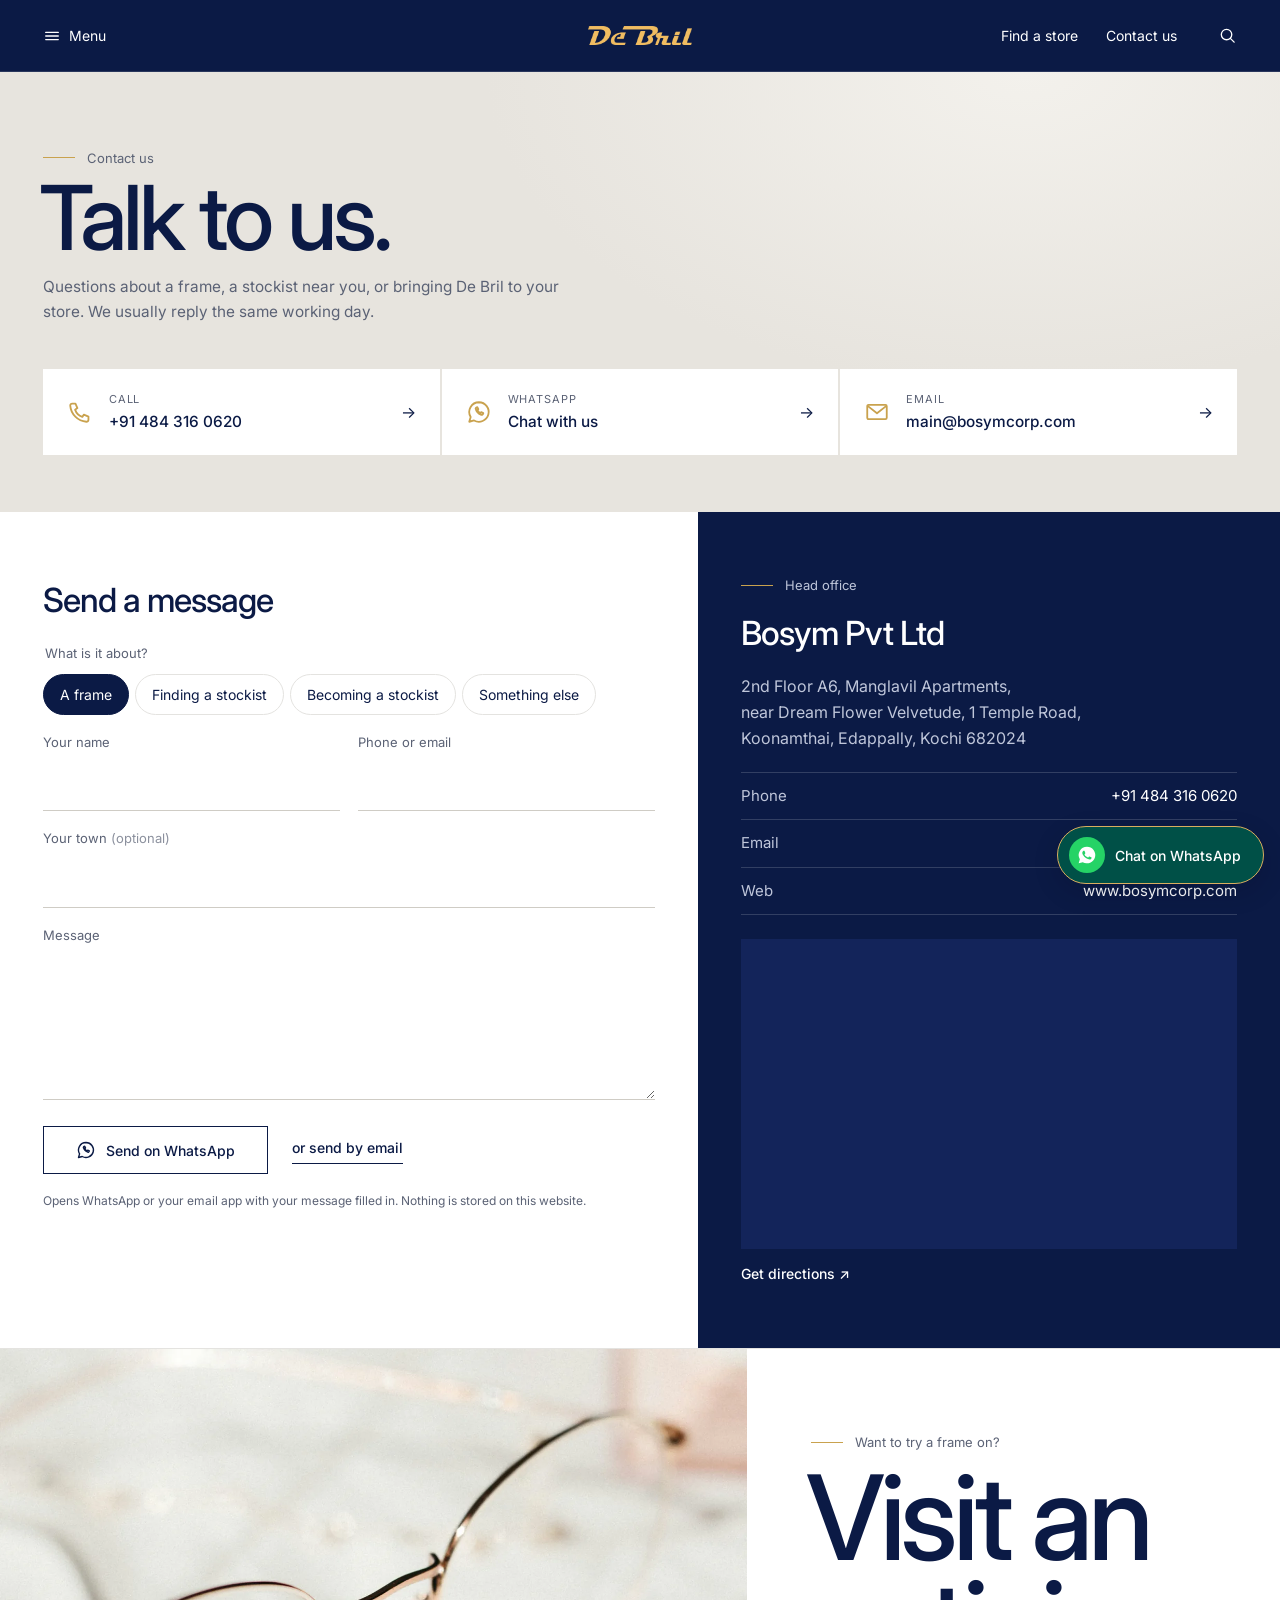
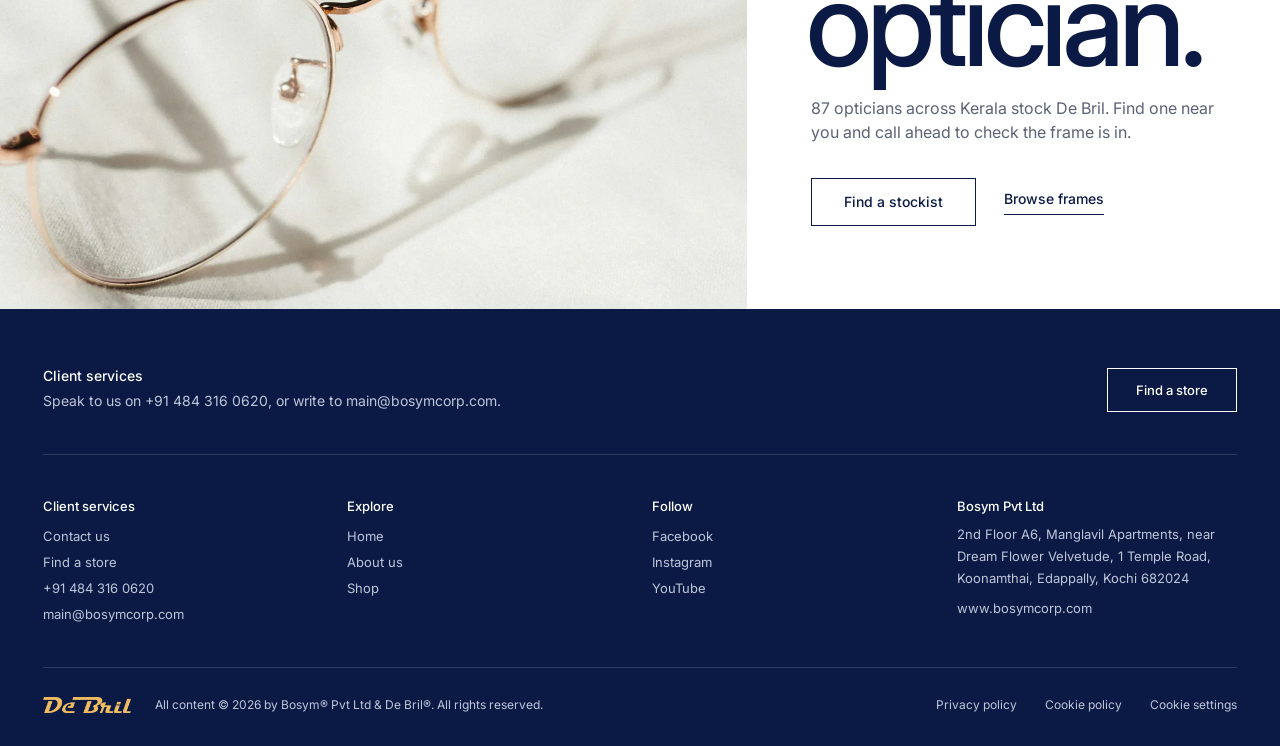
<file: contact.html>
<!doctype html>
<html lang="en">
<head>
<meta charset="utf-8">
<meta name="viewport" content="width=device-width, initial-scale=1">
<title>Contact us · De Bril</title>
<meta name="description" content="Contact De Bril: call, WhatsApp or write to us about frames, stockists or becoming a De Bril optician.">
<link rel="preconnect" href="https://fonts.googleapis.com">
<link rel="preconnect" href="https://fonts.gstatic.com" crossorigin>
<link href="https://fonts.googleapis.com/css2?family=Inter:wght@400;500&display=swap" rel="stylesheet">
<link rel="icon" href="img/logo-navy.png">
<link rel="stylesheet" href="site.css?v=0936cfcb">
</head>
<body>
<a class="skip" href="#main">Skip to content</a>

<!-- 2 · Header: Menu on the left, logo centred, utilities on the right ending in a search icon -->
<header class="head">
  <div class="head-l">
    <button class="hbtn" type="button" data-open="menu" aria-controls="menu" aria-expanded="false"><svg viewBox="0 0 20 20" aria-hidden="true"><path d="M3 6h14M3 10h14M3 14h14"/></svg><span>Menu</span></button>
  </div>
  <a class="logo" href="index.html" aria-label="De Bril, home"><img src="img/logo-gold-word.png" alt="De Bril" width="104" height="19"></a>
  <nav class="head-r" aria-label="Quick links">
    <a class="hlink" href="locate.html" aria-label="Find a store"><svg viewBox="0 0 20 20" aria-hidden="true"><path d="M10 17.5s5.5-5 5.5-9.2a5.5 5.5 0 0 0-11 0c0 4.2 5.5 9.2 5.5 9.2Z"/><circle cx="10" cy="8.3" r="1.9"/></svg><span>Find a store</span></a>
    <a class="hlink hide-s" href="contact.html">Contact us</a>
    <button class="ibtn" type="button" data-open="search" aria-controls="search" aria-expanded="false" aria-label="Search"><svg viewBox="0 0 20 20" aria-hidden="true"><circle cx="9" cy="9" r="5.5"/><path d="m13 13 4 4"/></svg></button>
  </nav>
</header>

<!-- Menu drawer -->
<div class="sheet sheet-l" id="menu" hidden>
  <div class="sheet-bg" data-close></div>
  <div class="sheet-panel" role="dialog" aria-modal="true" aria-label="Menu">
    <button class="hbtn x" type="button" data-close><svg viewBox="0 0 20 20" aria-hidden="true"><path d="m5 5 10 10M15 5 5 15"/></svg><span>Close</span></button>
    <nav aria-label="Main">
      <ul class="menu">
        <li><a href="index.html">Home</a></li>
        <li><a href="shop.html">Shop</a></li>
        <li><a href="about.html">About us</a></li>
        <li><a href="locate.html">Find a store</a></li>
        <li><a href="contact.html" aria-current="page">Contact us</a></li>
      </ul>
    </nav>
    <p class="sheet-meta">+91 484 316 0620<br>main@bosymcorp.com</p>
  </div>
</div>

<!-- Search: drops down from under the header in navy, searches the shop page -->
<div class="sheet sheet-t" id="search" hidden>
  <div class="sheet-bg" data-close></div>
  <div class="sheet-panel" role="dialog" aria-modal="true" aria-label="Search">
    <div class="srch">
      <form action="shop.html" method="get" role="search">
        <svg viewBox="0 0 20 20" aria-hidden="true"><circle cx="9" cy="9" r="5.5"/><path d="m13 13 4 4"/></svg>
        <label for="q" class="vh">Search frames</label>
        <input id="q" name="q" type="search" placeholder="Search frames" autocomplete="off" enterkeyhint="search">
        <button class="ibtn x" type="button" data-close aria-label="Close search"><svg viewBox="0 0 20 20" aria-hidden="true"><path d="m5 5 10 10M15 5 5 15"/></svg></button>
      </form>
      <p class="srch-k">Popular searches</p>
      <ul class="srch-pop"><li><a href="shop.html?q=1003">1003</a></li><li><a href="shop.html?q=Titanium">Titanium</a></li><li><a href="shop.html?q=TJ+837">TJ 837</a></li><li><a href="shop.html?q=Metal-TR">Metal-TR</a></li><li><a href="shop.html?q=HD+acetate">HD acetate</a></li><li><a href="shop.html?q=2-in-1">2-in-1</a></li></ul>
    </div>
  </div>
</div>

<main id="main" class="ct-page">

<!-- 1 · Head: one line, then the three quickest ways to reach us -->
<section class="ct-head">
  <p class="k">Contact us</p>
  <h1>Talk to&nbsp;us.</h1>
  <p class="ct-sub">Questions about a frame, a stockist near you, or bringing De Bril to your store. We usually reply the same working day.</p>
  <div class="ct-ways">
    <a class="ct-way" href="tel:+914843160620"><svg viewBox="0 0 20 20" aria-hidden="true"><path d="M6.5 3.5 8 7l-1.8 1.2a9 9 0 0 0 5.6 5.6L13 12l3.5 1.5V16a1.5 1.5 0 0 1-1.6 1.5A13.5 13.5 0 0 1 2.5 5.1 1.5 1.5 0 0 1 4 3.5Z"/></svg><span><small>Call</small>+91 484 316 0620</span><i aria-hidden="true">→</i></a>
    <a class="ct-way" href="https://wa.me/914843160620?text=Hello%2C%20I%20have%20a%20question%20about%20De%20Bril%20frames." target="_blank" rel="noopener"><svg viewBox="0 0 20 20" aria-hidden="true"><path d="M10 2.5a7.5 7.5 0 0 0-6.4 11.4L2.5 17.5l3.7-1A7.5 7.5 0 1 0 10 2.5Z"/><path d="M7.5 7.2c.2 1.8 1.6 3.9 4.3 5 .5.2 1.2-.2 1.4-.8l.1-.5-1.6-.8-.6.7c-1-.4-1.9-1.3-2.3-2.3l.7-.6-.8-1.6-.5.1c-.6.2-1 .9-.7 1.4Z"/></svg><span><small>WhatsApp</small>Chat with us</span><i aria-hidden="true">→</i></a>
    <a class="ct-way" href="mailto:main@bosymcorp.com"><svg viewBox="0 0 20 20" aria-hidden="true"><rect x="2.5" y="4.5" width="15" height="11" rx="1"/><path d="m3 5.5 7 5.5 7-5.5"/></svg><span><small>Email</small>main@bosymcorp.com</span><i aria-hidden="true">→</i></a>
  </div>
</section>

<!-- 2 · Form (sends through WhatsApp or email, no server needed) + office on navy -->
<section class="ct-main">
  <form class="ct-form" id="ctf" novalidate>
    <h2>Send a message</h2>
    <fieldset class="ct-topics"><legend>What is it about?</legend><label class="tchip"><input type="radio" name="topic" value="A frame" checked><span>A frame</span></label><label class="tchip"><input type="radio" name="topic" value="Finding a stockist"><span>Finding a stockist</span></label><label class="tchip"><input type="radio" name="topic" value="Becoming a stockist"><span>Becoming a stockist</span></label><label class="tchip"><input type="radio" name="topic" value="Something else"><span>Something else</span></label></fieldset>
    <div class="ct-row">
      <label class="fld"><span>Your name</span><input name="name" autocomplete="name" required></label>
      <label class="fld"><span>Phone or email</span><input name="reach" autocomplete="email" required></label>
    </div>
    <label class="fld"><span>Your town <em>(optional)</em></span><input name="town" autocomplete="address-level2"></label>
    <label class="fld"><span>Message</span><textarea name="msg" rows="5" required></textarea></label>
    <p class="ct-err" id="cterr" role="alert" hidden>Please add your name, a phone number or email, and a message.</p>
    <div class="ct-send">
      <button class="btn btn-n ct-wa" type="submit" data-via="wa"><svg viewBox="0 0 20 20" aria-hidden="true"><path d="M10 2.5a7.5 7.5 0 0 0-6.4 11.4L2.5 17.5l3.7-1A7.5 7.5 0 1 0 10 2.5Z"/><path d="M7.5 7.2c.2 1.8 1.6 3.9 4.3 5 .5.2 1.2-.2 1.4-.8l.1-.5-1.6-.8-.6.7c-1-.4-1.9-1.3-2.3-2.3l.7-.6-.8-1.6-.5.1c-.6.2-1 .9-.7 1.4Z"/></svg>Send on WhatsApp</button>
      <button class="ul" type="submit" data-via="mail">or send by email</button>
    </div>
    <p class="ct-note">Opens WhatsApp or your email app with your message filled in. Nothing is stored on this website.</p>
  </form>

  <aside class="ct-office" aria-labelledby="office-h">
    <p class="k">Head office</p>
    <h2 id="office-h">Bosym Pvt Ltd</h2>
    <address>2nd Floor A6, Manglavil Apartments,<br>near Dream Flower Velvetude, 1 Temple Road,<br>Koonamthai, Edappally, Kochi 682024</address>
    <dl class="ct-dl">
      <div><dt>Phone</dt><dd><a href="tel:+914843160620">+91 484 316 0620</a></dd></div>
      <div><dt>Email</dt><dd><a href="mailto:main@bosymcorp.com">main@bosymcorp.com</a></dd></div>
      <div><dt>Web</dt><dd><a href="https://www.bosymcorp.com/">www.bosymcorp.com</a></dd></div>
    </dl>
    <div class="ct-map"><iframe title="Map of the De Bril head office in Edappally, Kochi" loading="lazy" referrerpolicy="no-referrer-when-downgrade" src="https://maps.google.com/maps?q=Manglavil%20Apartments%2C%20Koonamthai%2C%20Edappally%2C%20Kochi&z=15&output=embed"></iframe></div>
    <a class="ct-dir" href="https://www.google.com/maps/search/?api=1&query=Manglavil%20Apartments%2C%20Koonamthai%2C%20Edappally%2C%20Kochi%20682024" target="_blank" rel="noopener">Get directions ↗</a>
  </aside>
</section>

<!-- 3 · Most people are looking for a stockist: point them there -->
<section class="twoin ct-close" aria-labelledby="ct-c-h">
  <div class="twoin-media"><img src="img/still.webp" alt="Rose gold frames resting on linen" width="1440" height="1440" loading="lazy"></div>
  <div class="twoin-copy">
    <p class="k">Want to try a frame on?</p>
    <h2 id="ct-c-h">Visit an optician.</h2>
    <p class="twoin-sub">87 opticians across Kerala stock De Bril. Find one near you and call ahead to check the frame is in.</p>
    <div class="ab-ctas"><a class="btn btn-n" href="locate.html">Find a stockist</a><a class="ul" href="shop.html">Browse frames</a></div>
  </div>
</section>

</main>

<!-- 11 · Footer -->
<footer class="foot">
  <div class="wrap">
    <div class="foot-top">
      <div><h2>Client services</h2><p>Speak to us on <a href="tel:+914843160620">+91 484 316 0620</a>, or write to <a href="mailto:main@bosymcorp.com">main@bosymcorp.com</a>.</p></div>
      <a class="btn btn-sq" href="locate.html">Find a store</a>
    </div>
    <div class="foot-cols">
      <div><h3>Client services</h3><ul><li><a href="contact.html">Contact us</a></li><li><a href="locate.html">Find a store</a></li><li><a href="tel:+914843160620">+91 484 316 0620</a></li><li><a href="mailto:main@bosymcorp.com">main@bosymcorp.com</a></li></ul></div>
      <div><h3>Explore</h3><ul><li><a href="index.html">Home</a></li><li><a href="about.html">About us</a></li><li><a href="shop.html">Shop</a></li></ul></div>
      <div><h3>Follow</h3><ul><li><a href="https://www.facebook.com/">Facebook</a></li><li><a href="https://www.instagram.com/">Instagram</a></li><li><a href="https://www.youtube.com/">YouTube</a></li></ul></div>
      <div><h3>Bosym Pvt Ltd</h3><address>2nd Floor A6, Manglavil Apartments, near Dream Flower Velvetude, 1 Temple Road, Koonamthai, Edappally, Kochi 682024</address><ul><li><a href="https://www.bosymcorp.com/">www.bosymcorp.com</a></li></ul></div>
    </div>
    <div class="foot-legal">
      <img src="img/logo-gold-word.png" alt="De Bril" width="88" height="16" loading="lazy">
      <p>All content © 2026 by Bosym® Pvt Ltd &amp; De Bril®. All rights reserved.</p>
      <p class="pol"><a href="https://buydb.in/privacy-policy/">Privacy policy</a><a href="https://buydb.in/cookie-policy/">Cookie policy</a><a href="https://buydb.in/cookie-policy/">Cookie settings</a></p>
    </div>
  </div>
</footer>

<!-- 14 · Floating WhatsApp -->
<a class="wa" href="https://wa.me/914843160620?text=Hello%2C%20I%27d%20like%20to%20know%20more%20about%20De%20Bril%20frames" target="_blank" rel="noopener"><span class="wa-i" aria-hidden="true"><svg viewBox="0 0 24 24"><path d="M12 2a10 10 0 0 0-8.6 15.1L2 22l5-1.3A10 10 0 1 0 12 2Zm5.3 14.1c-.2.6-1.3 1.2-1.8 1.2-.5.1-1 .2-3.3-.7-2.8-1.1-4.6-4-4.7-4.2-.1-.2-1.1-1.5-1.1-2.8s.7-2 1-2.3c.2-.3.5-.3.7-.3h.5c.2 0 .4 0 .6.5l.8 2c.1.2.1.3 0 .5l-.4.6-.4.4c-.1.1-.3.3-.1.6.2.3.7 1.2 1.6 2 1.1 1 2 1.3 2.3 1.4.3.1.5.1.6-.1l.8-1c.2-.3.4-.2.6-.1l1.9.9c.3.1.5.2.5.3.1.2.1.7-.1 1.2Z"/></svg></span>Chat on WhatsApp</a>

<script src="site.js?v=21a2da18"></script>
<script src="contact.js?v=073d6644"></script>
</body>
</html>
</file>
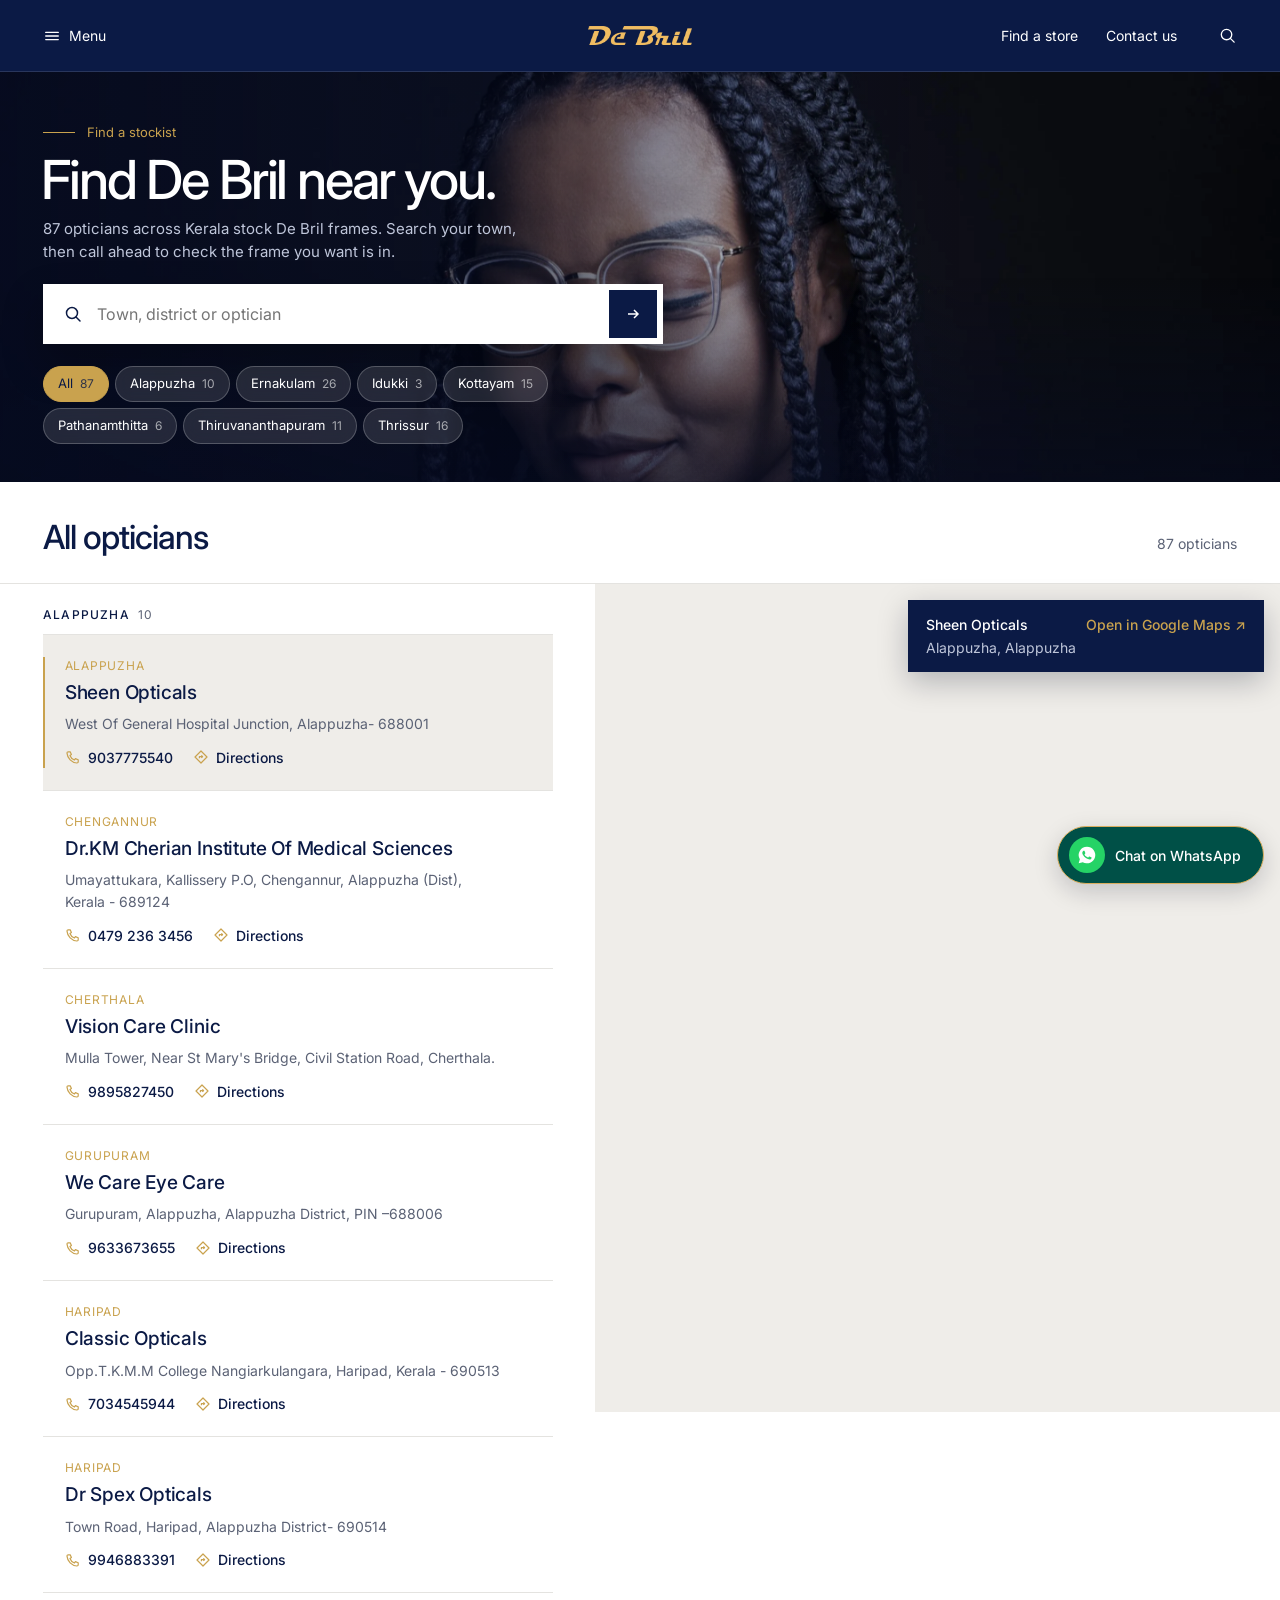
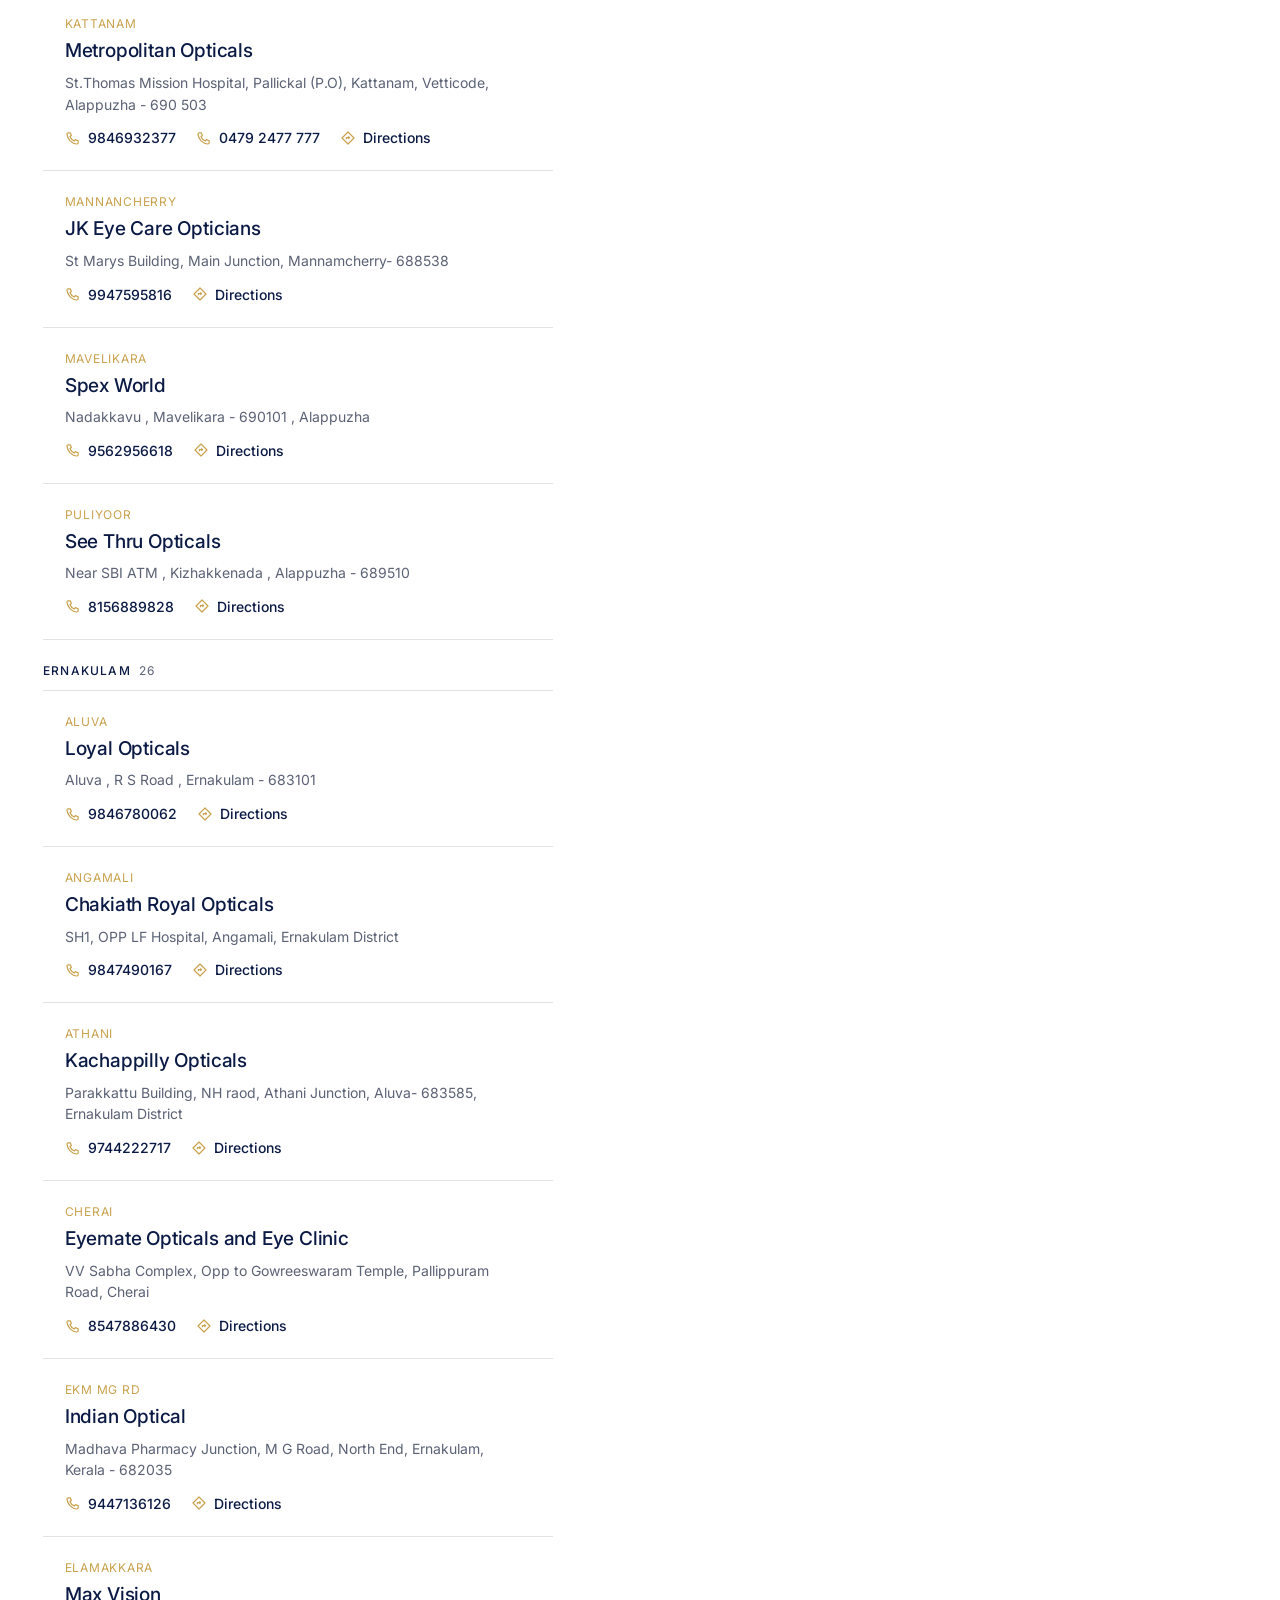
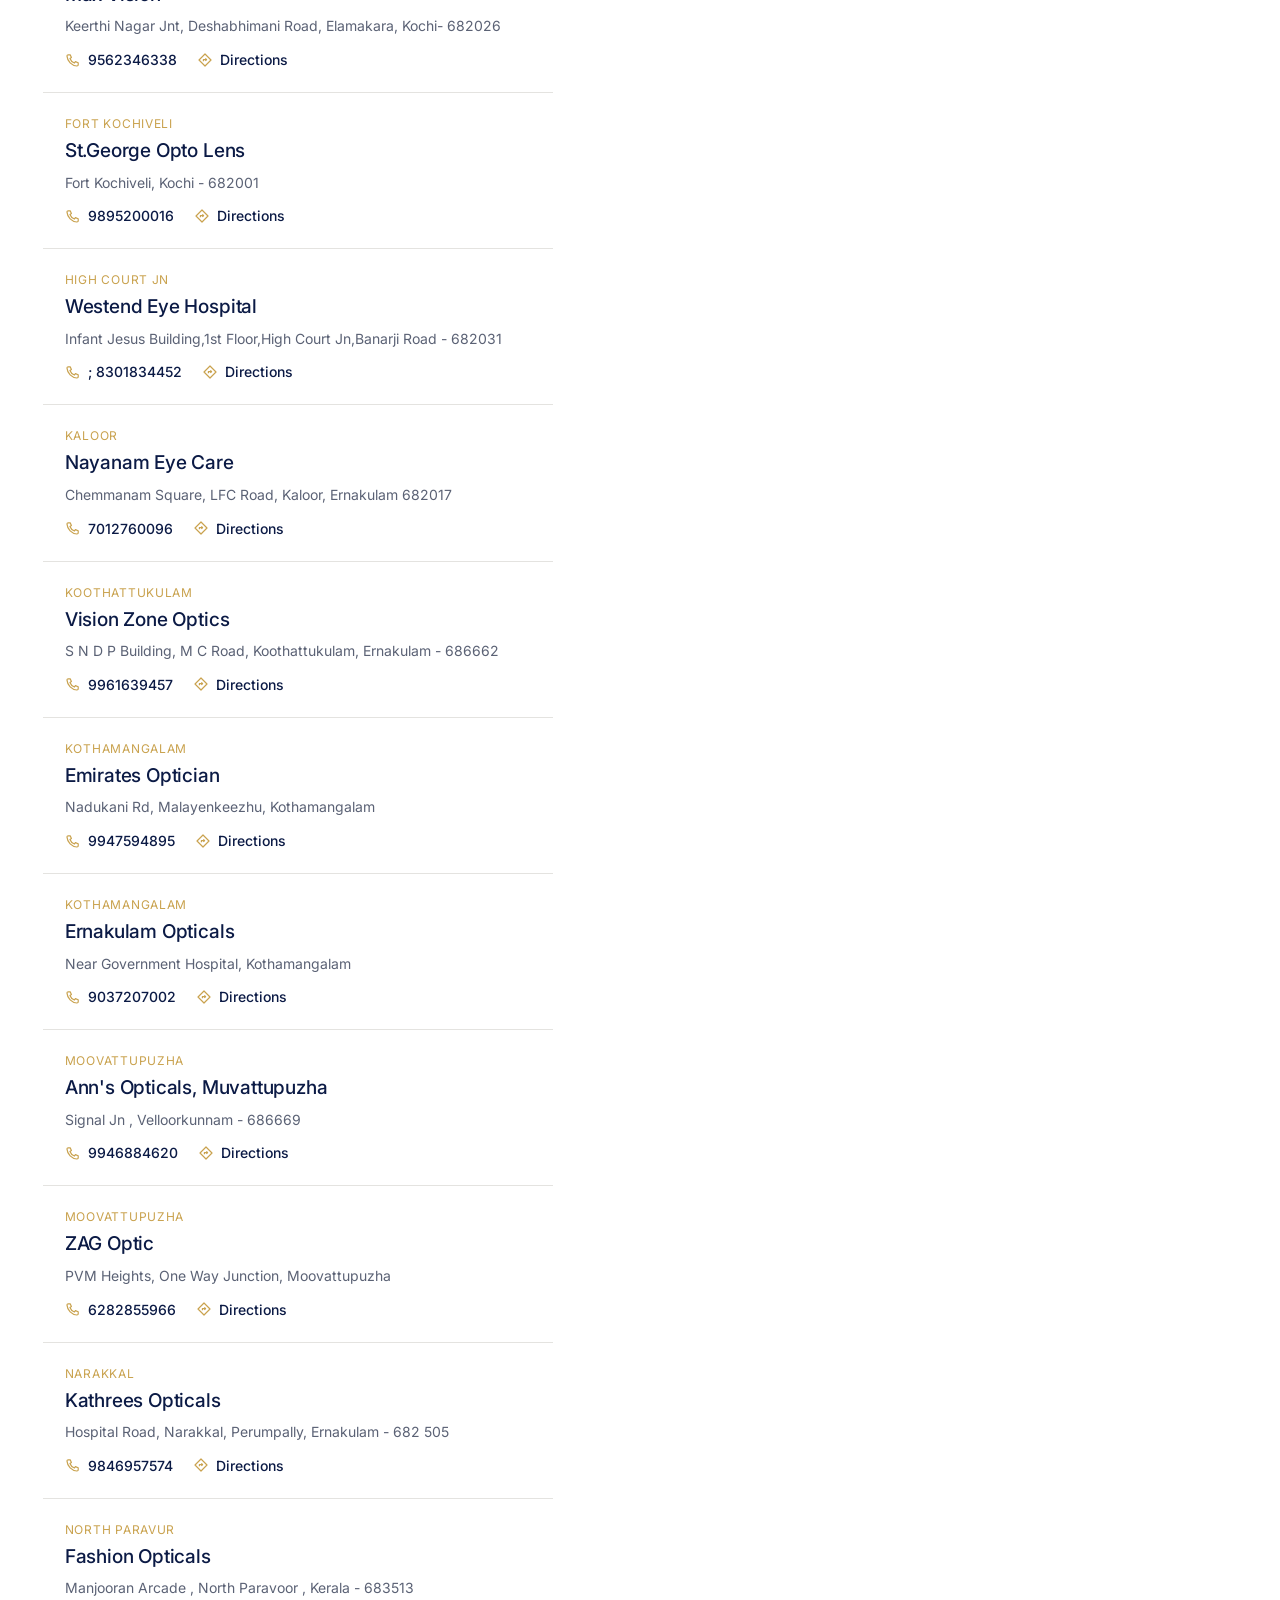
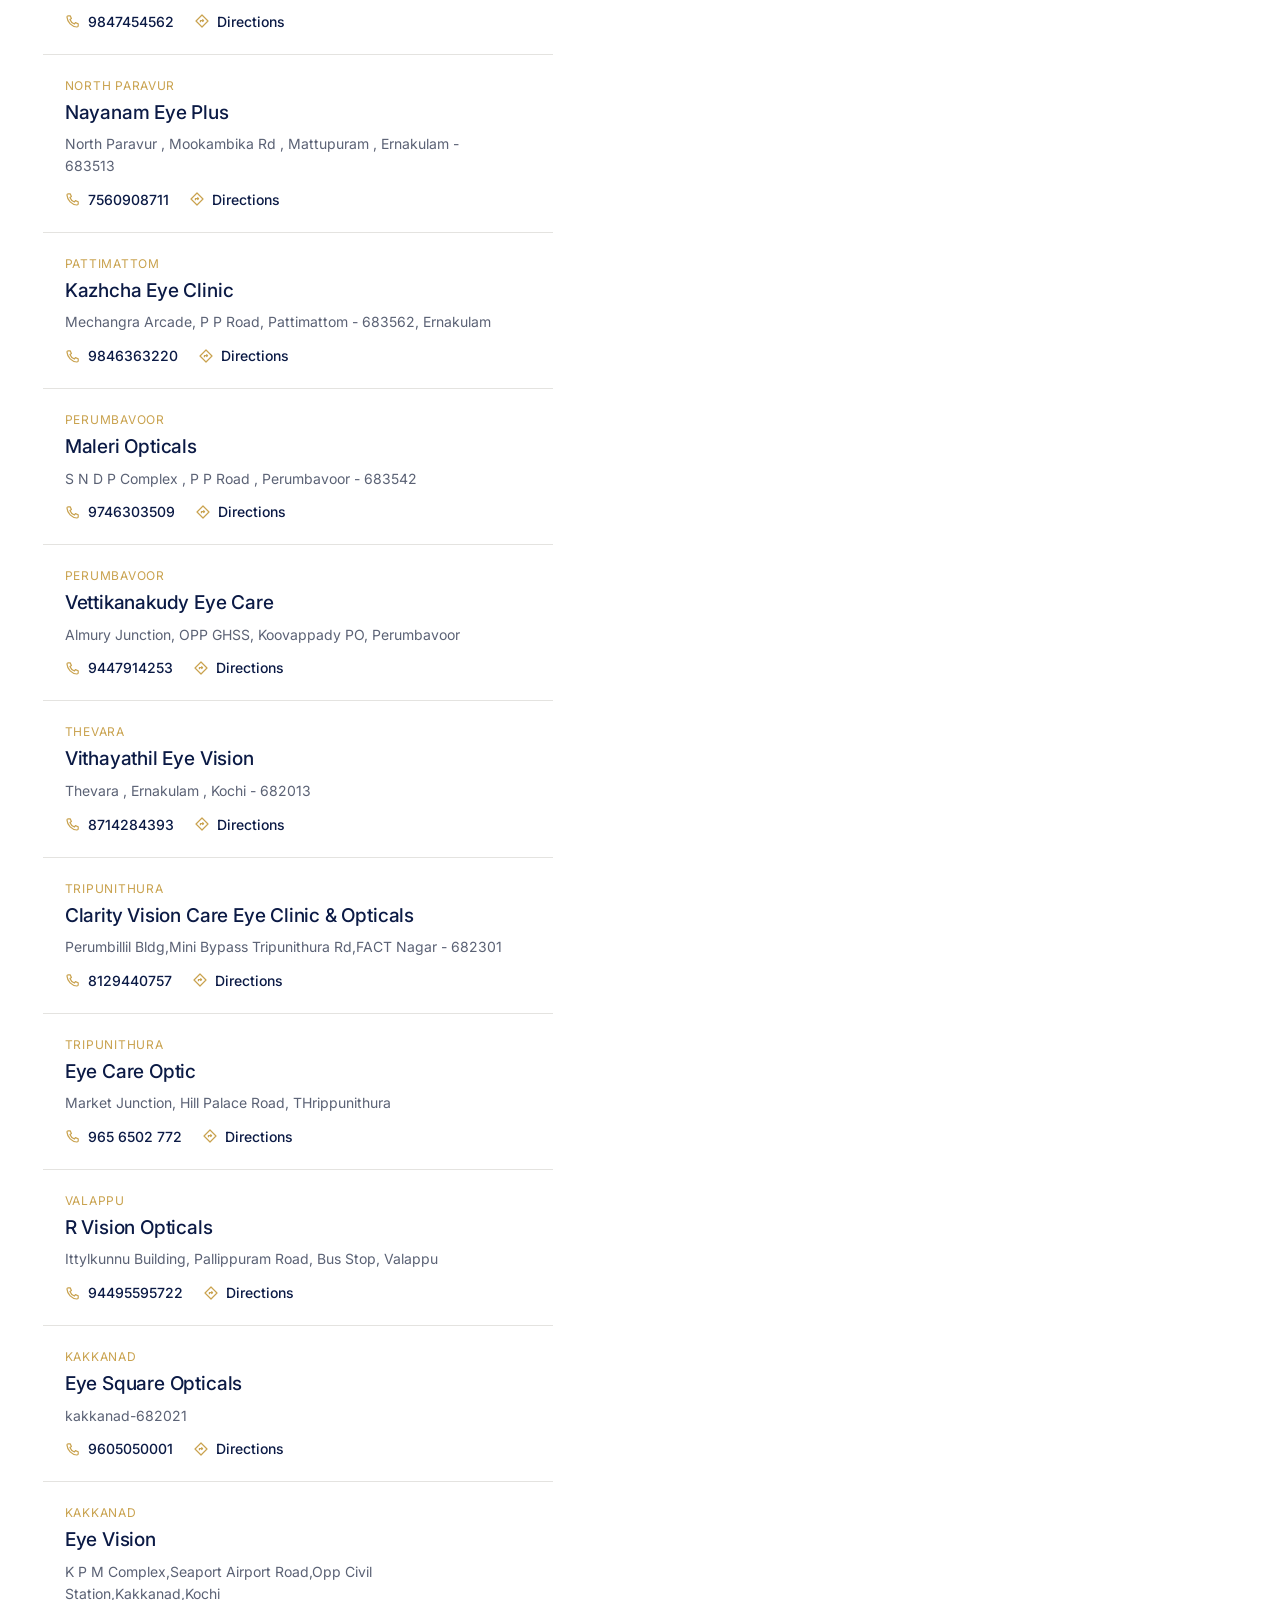
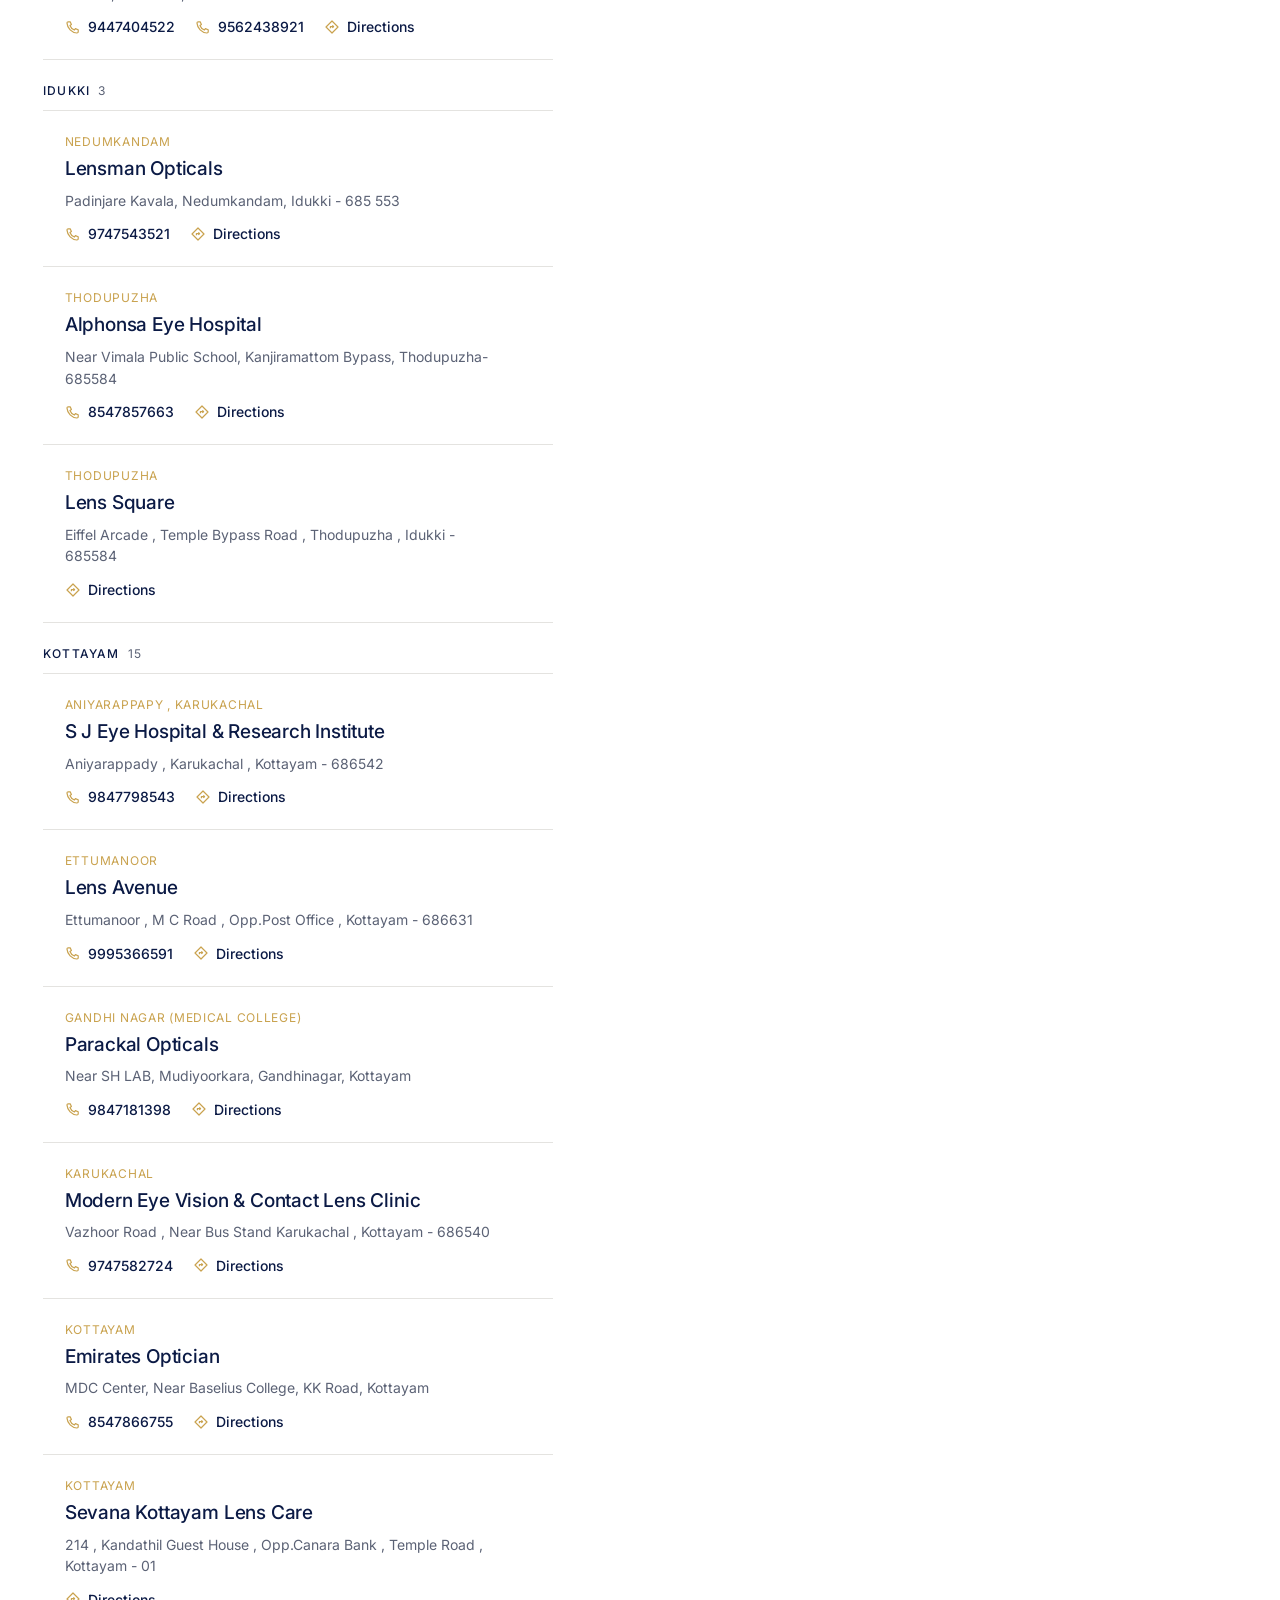
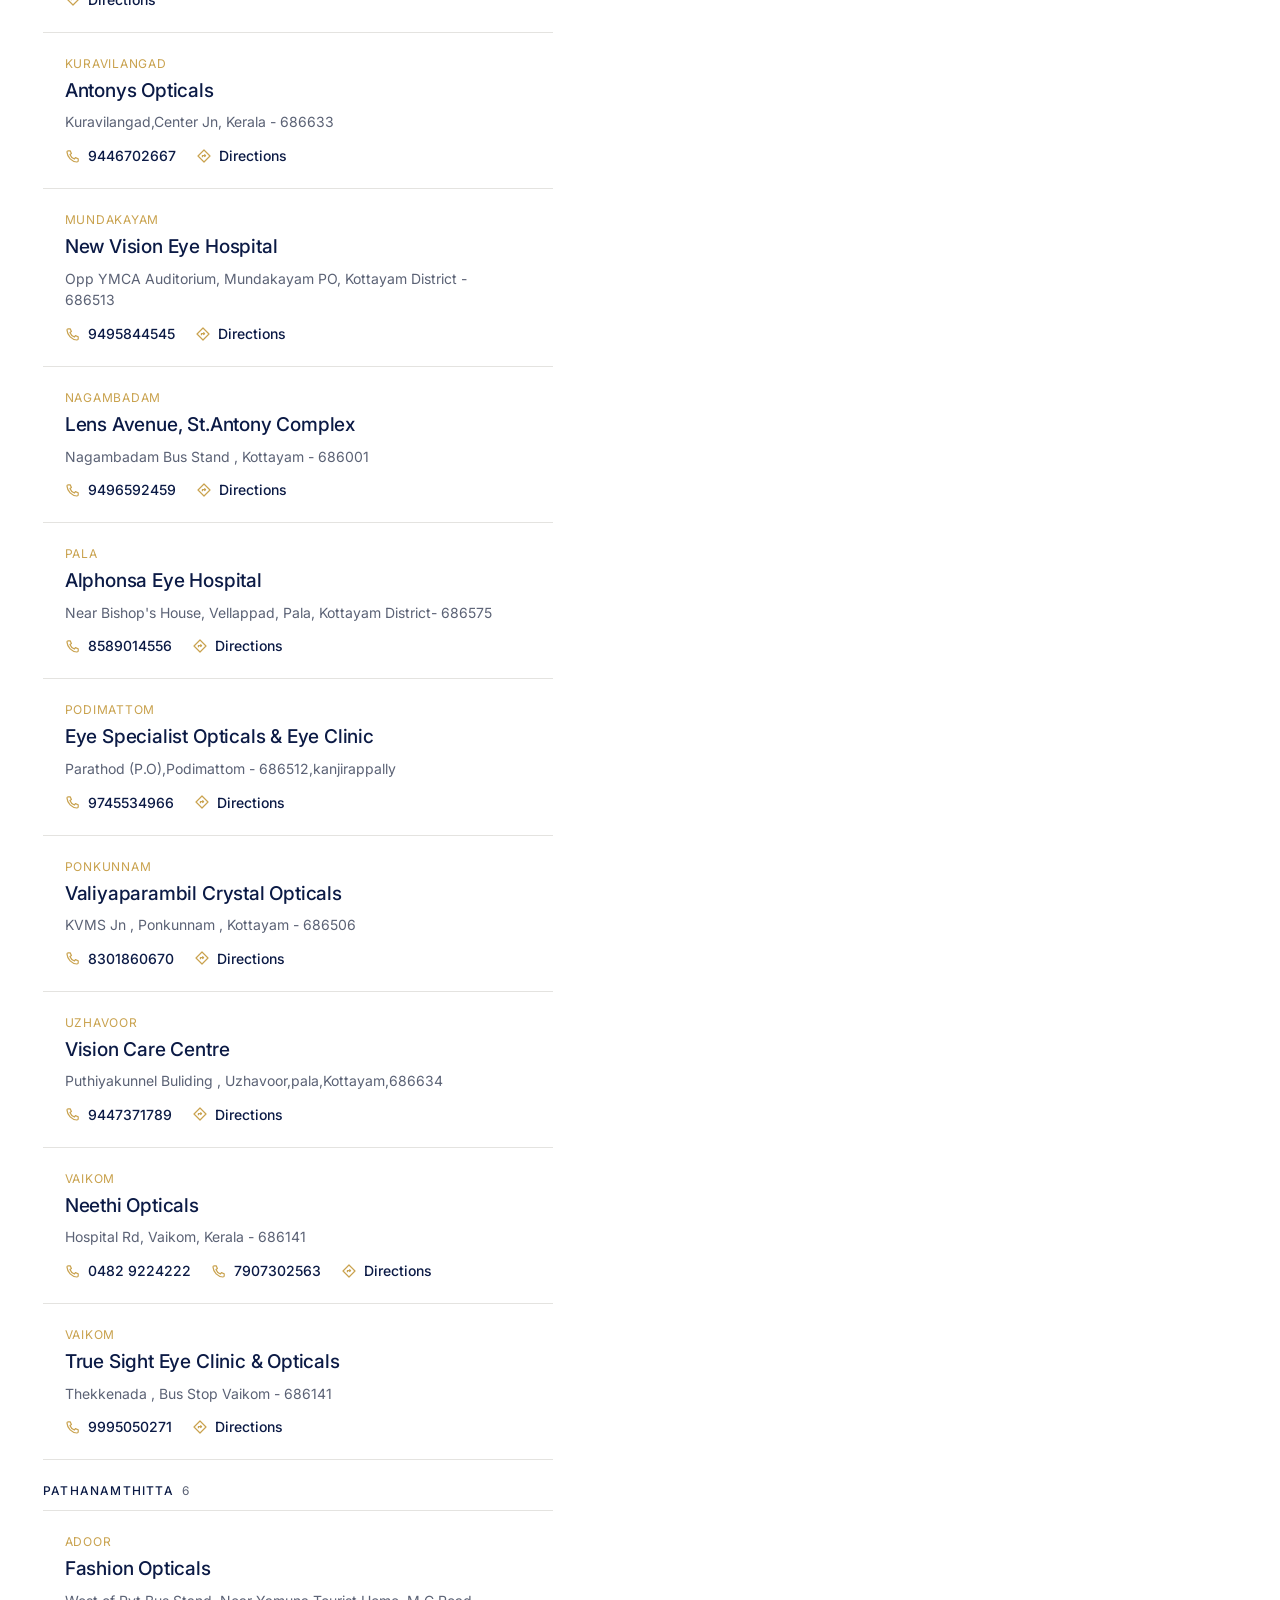
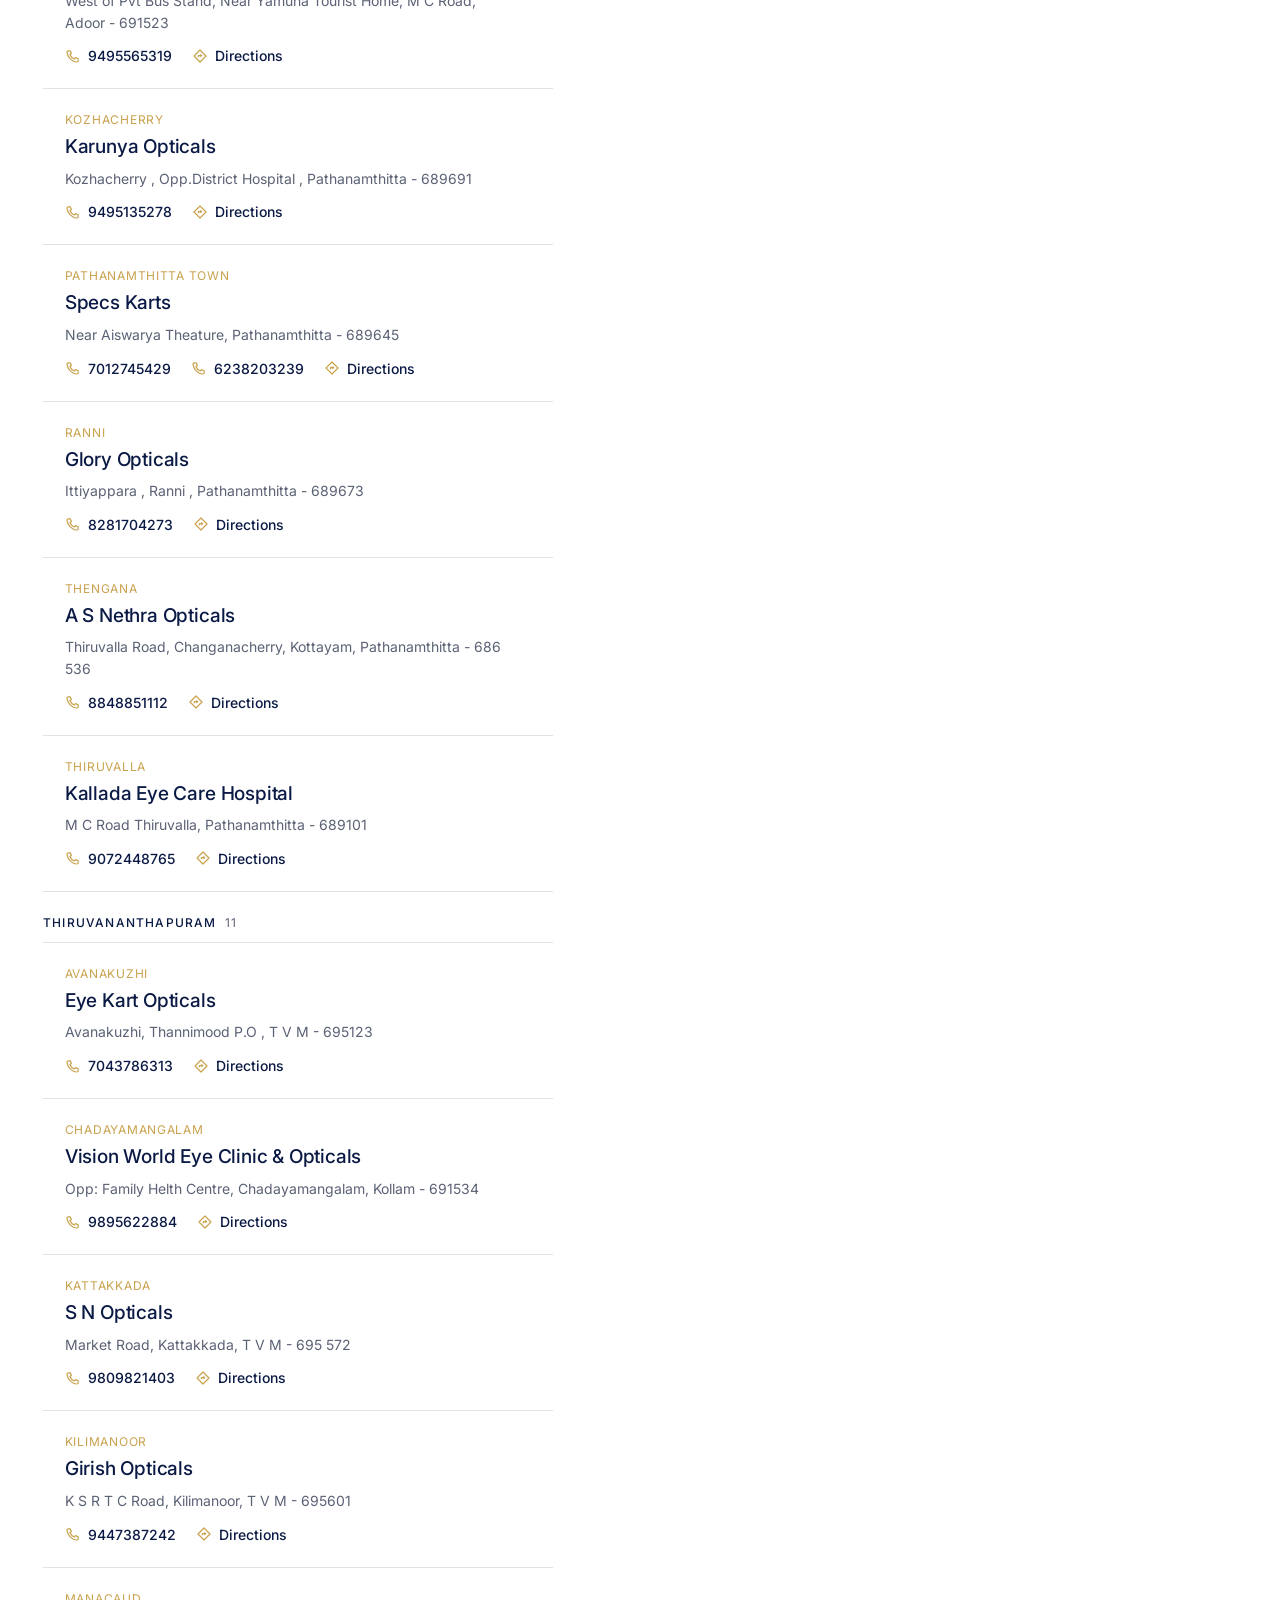
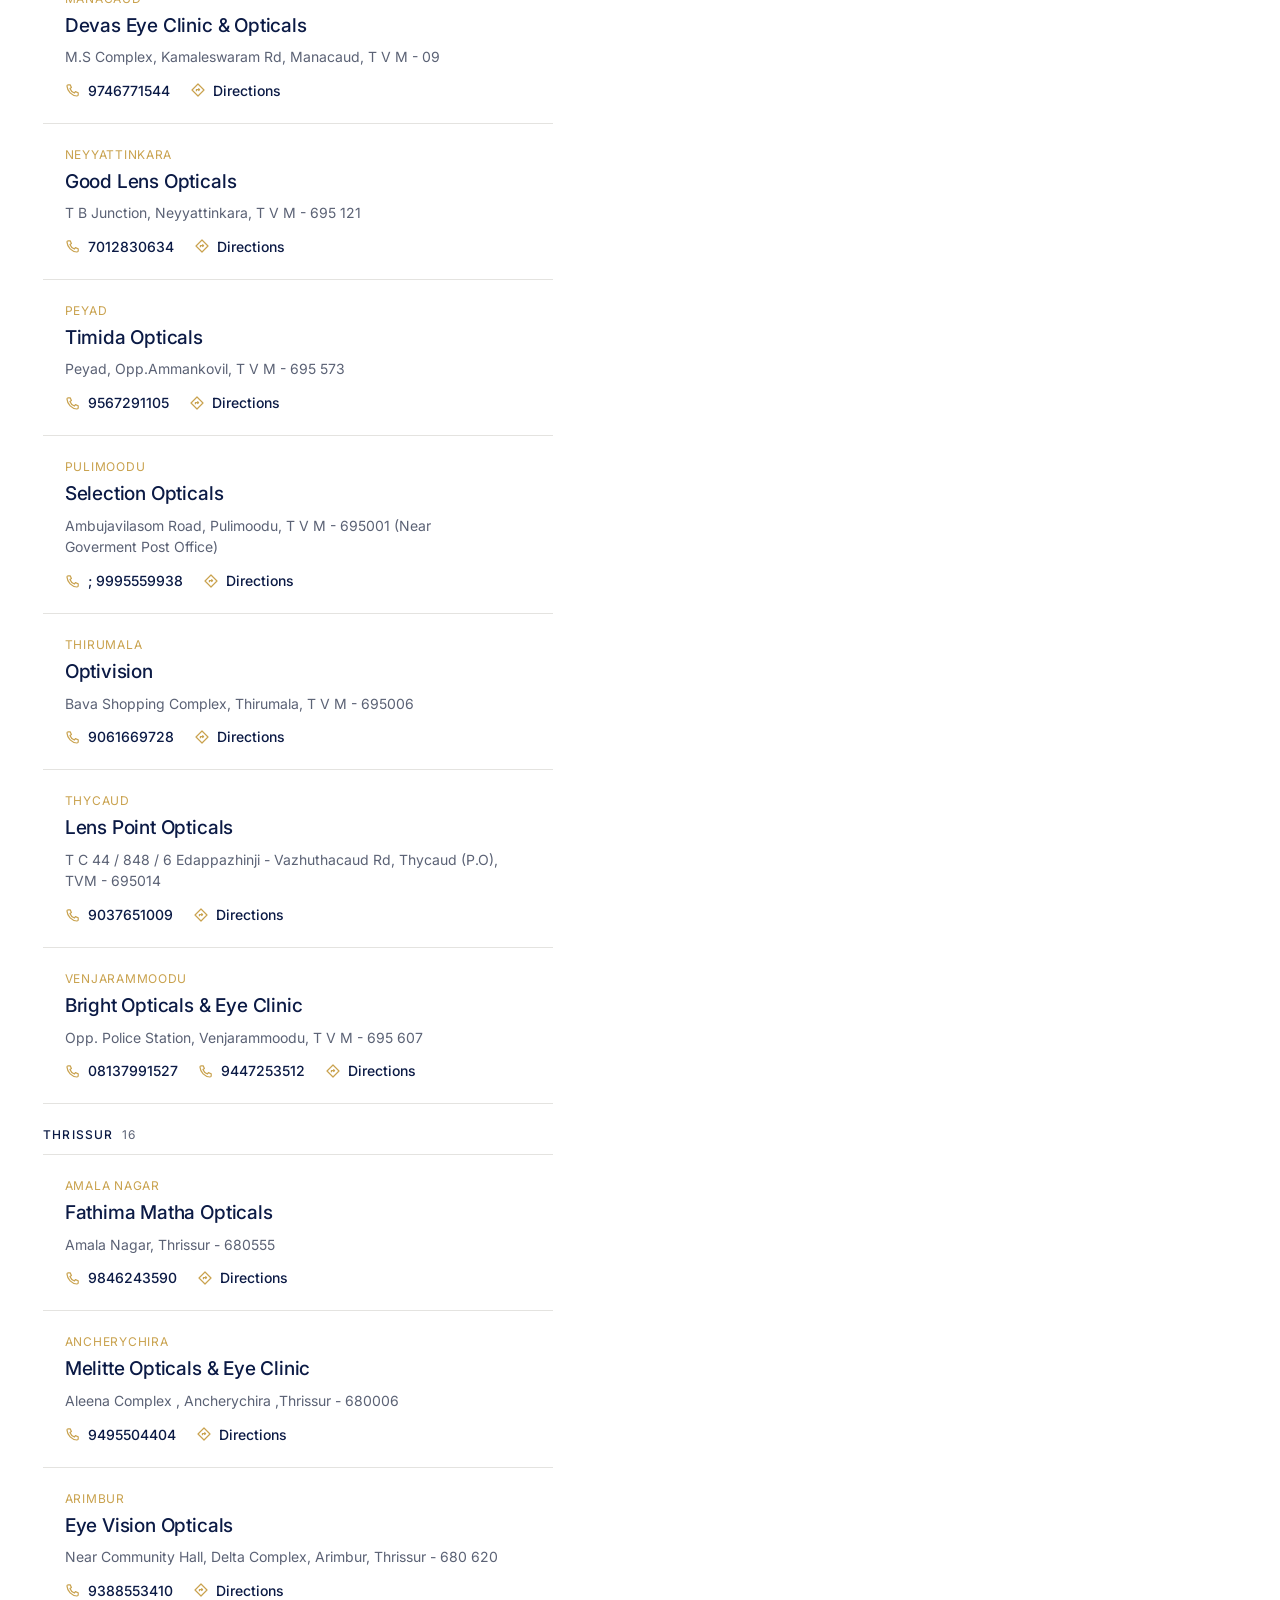
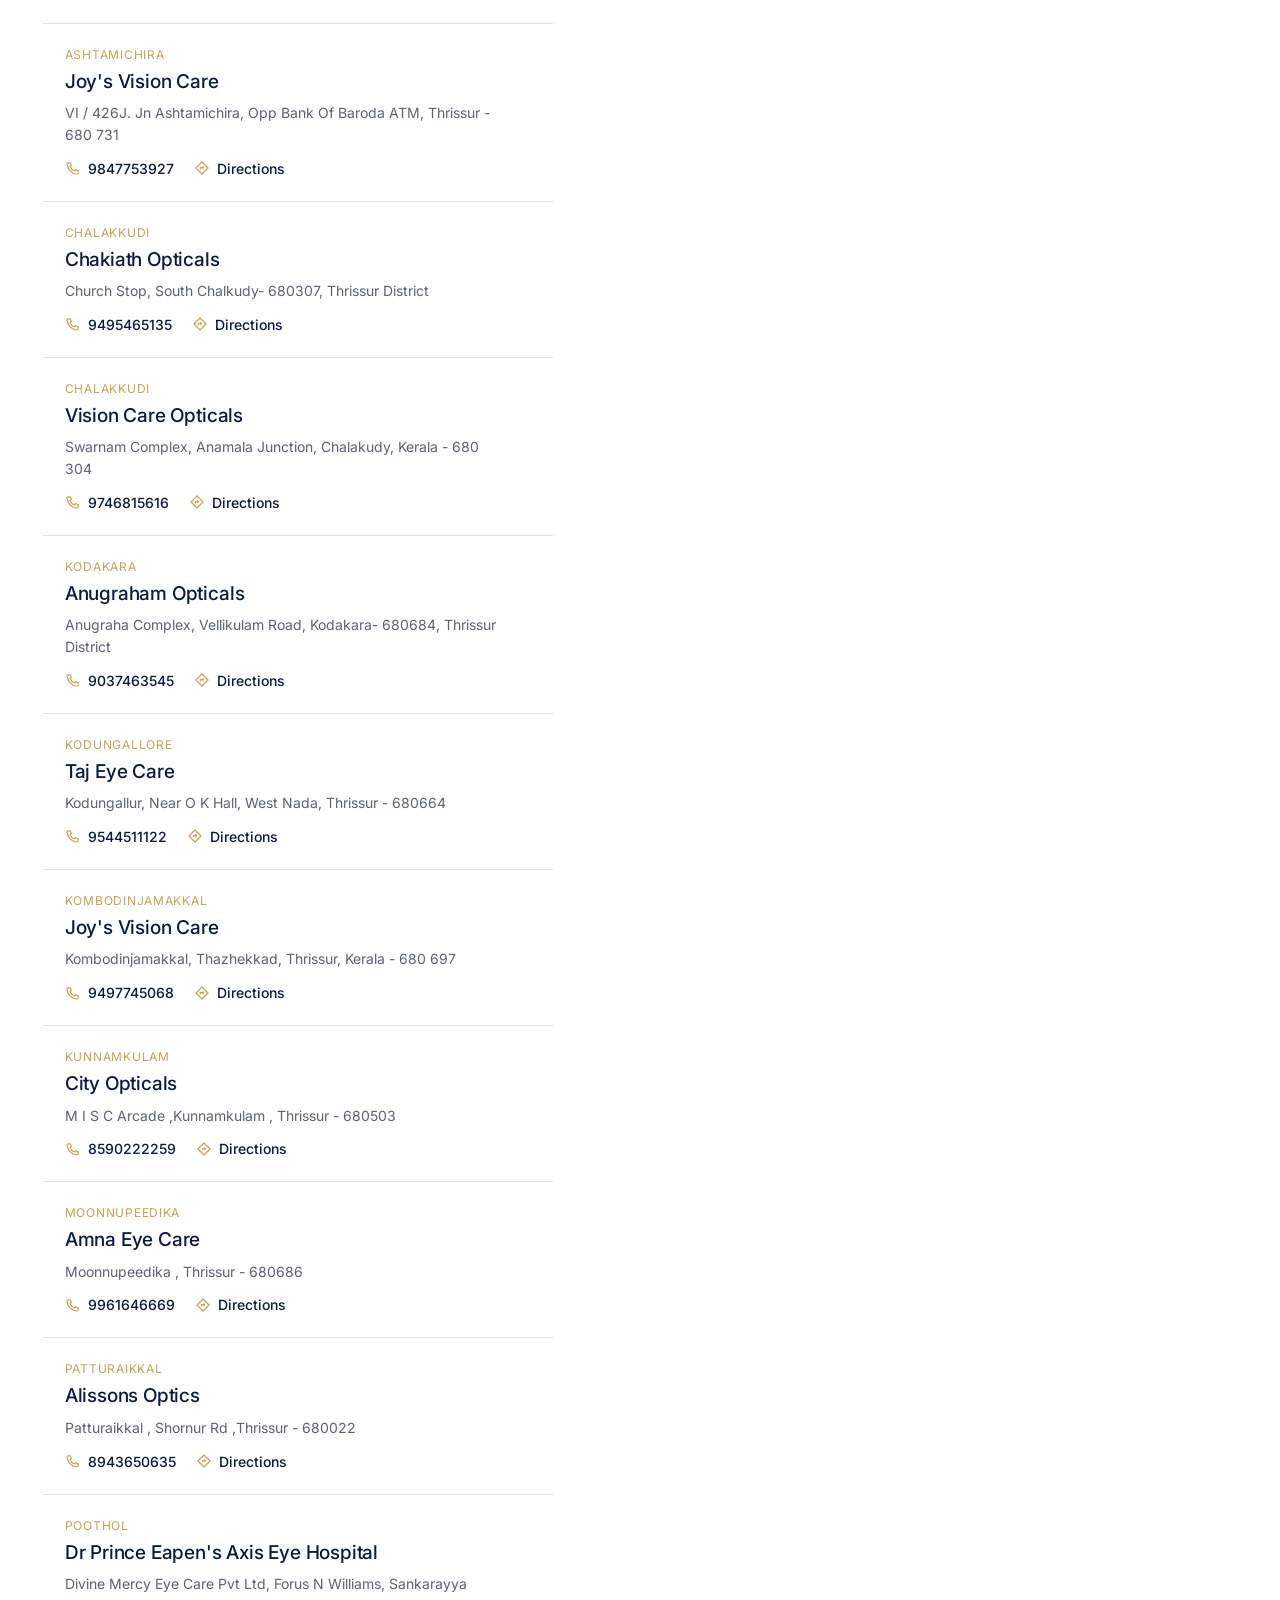
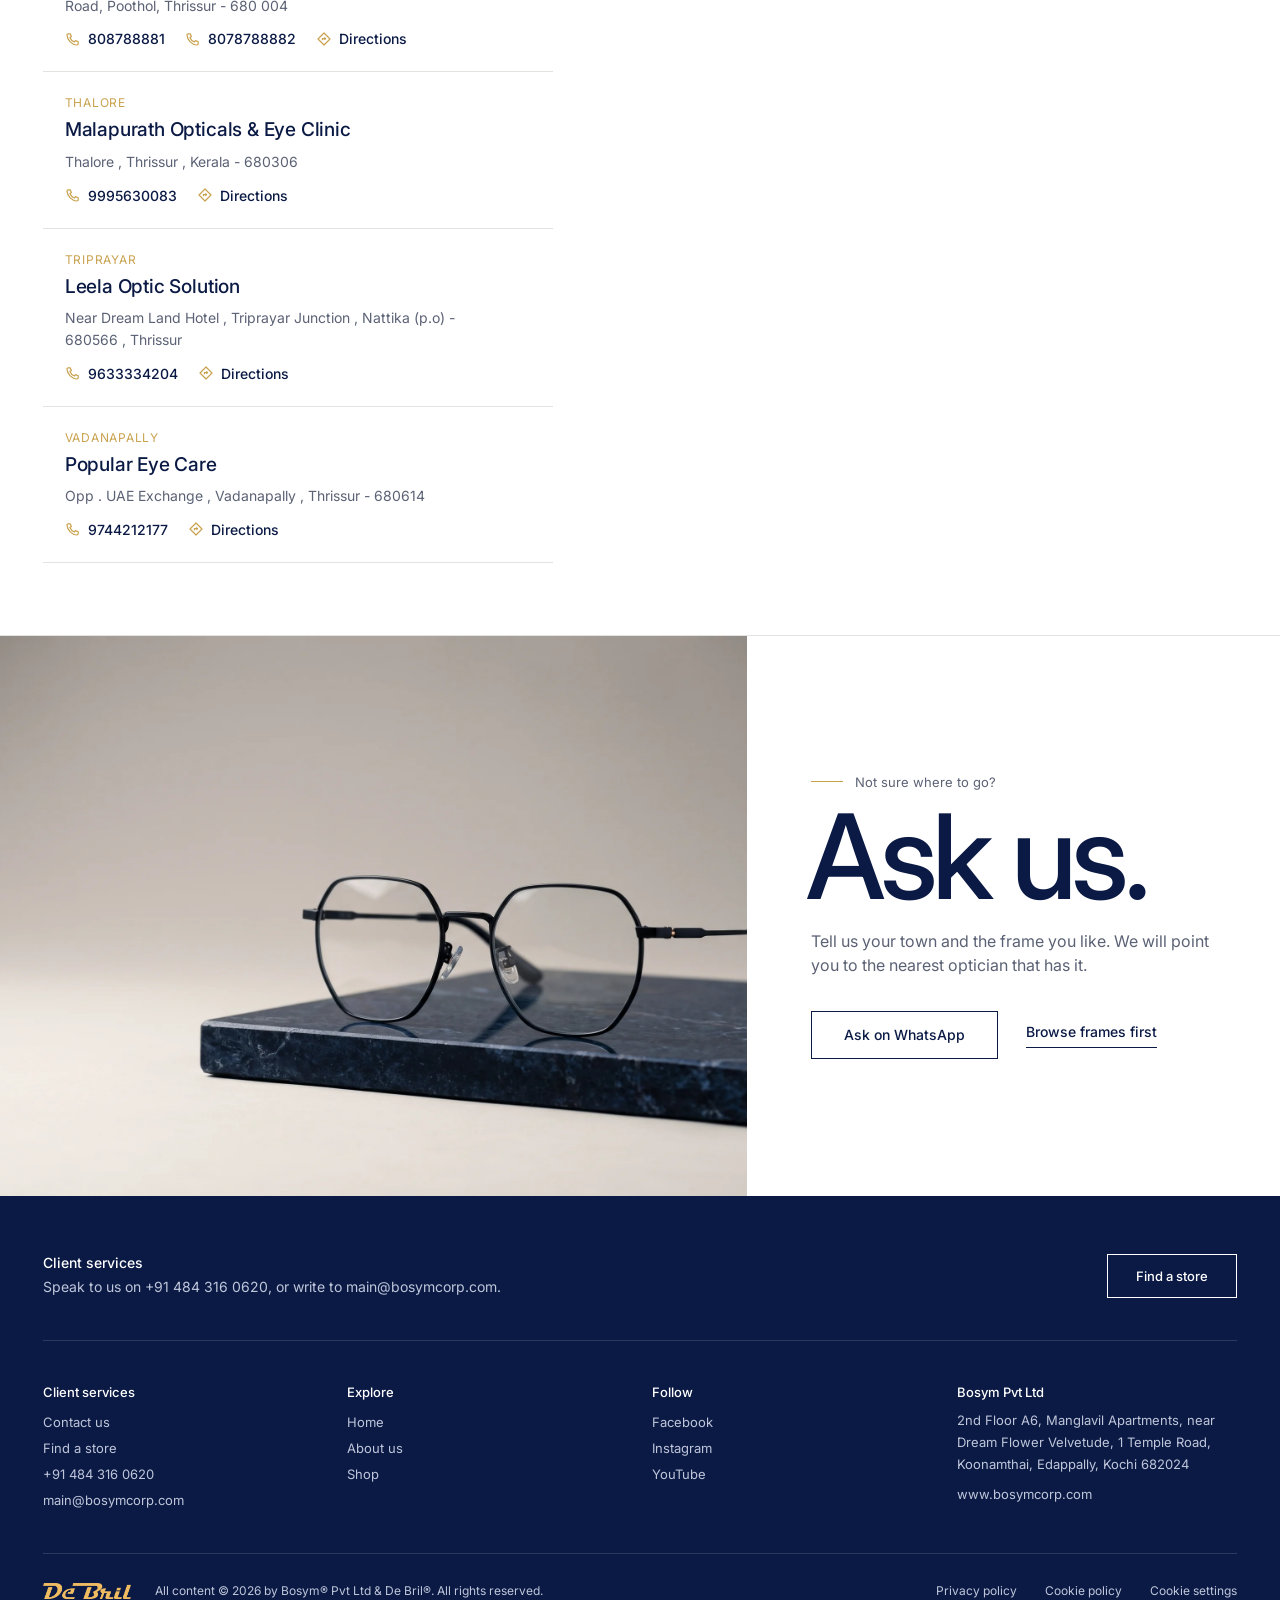
<file: locate.html>
<!doctype html>
<html lang="en">
<head>
<meta charset="utf-8">
<meta name="viewport" content="width=device-width, initial-scale=1">
<title>Find a store · De Bril</title>
<meta name="description" content="87 opticians across Kerala stock De Bril frames. Find one near you, with addresses, phone numbers and directions.">
<link rel="preconnect" href="https://fonts.googleapis.com">
<link rel="preconnect" href="https://fonts.gstatic.com" crossorigin>
<link rel="preload" as="image" href="img/hero.webp" fetchpriority="high">
<link href="https://fonts.googleapis.com/css2?family=Inter:wght@400;500&display=swap" rel="stylesheet">
<link rel="icon" href="img/logo-navy.png">
<link rel="stylesheet" href="site.css?v=0936cfcb">
</head>
<body>
<a class="skip" href="#main">Skip to content</a>

<!-- 2 · Header: Menu on the left, logo centred, utilities on the right ending in a search icon -->
<header class="head">
  <div class="head-l">
    <button class="hbtn" type="button" data-open="menu" aria-controls="menu" aria-expanded="false"><svg viewBox="0 0 20 20" aria-hidden="true"><path d="M3 6h14M3 10h14M3 14h14"/></svg><span>Menu</span></button>
  </div>
  <a class="logo" href="index.html" aria-label="De Bril, home"><img src="img/logo-gold-word.png" alt="De Bril" width="104" height="19"></a>
  <nav class="head-r" aria-label="Quick links">
    <a class="hlink" href="locate.html" aria-label="Find a store"><svg viewBox="0 0 20 20" aria-hidden="true"><path d="M10 17.5s5.5-5 5.5-9.2a5.5 5.5 0 0 0-11 0c0 4.2 5.5 9.2 5.5 9.2Z"/><circle cx="10" cy="8.3" r="1.9"/></svg><span>Find a store</span></a>
    <a class="hlink hide-s" href="contact.html">Contact us</a>
    <button class="ibtn" type="button" data-open="search" aria-controls="search" aria-expanded="false" aria-label="Search"><svg viewBox="0 0 20 20" aria-hidden="true"><circle cx="9" cy="9" r="5.5"/><path d="m13 13 4 4"/></svg></button>
  </nav>
</header>

<!-- Menu drawer -->
<div class="sheet sheet-l" id="menu" hidden>
  <div class="sheet-bg" data-close></div>
  <div class="sheet-panel" role="dialog" aria-modal="true" aria-label="Menu">
    <button class="hbtn x" type="button" data-close><svg viewBox="0 0 20 20" aria-hidden="true"><path d="m5 5 10 10M15 5 5 15"/></svg><span>Close</span></button>
    <nav aria-label="Main">
      <ul class="menu">
        <li><a href="index.html">Home</a></li>
        <li><a href="shop.html">Shop</a></li>
        <li><a href="about.html">About us</a></li>
        <li><a href="locate.html" aria-current="page">Find a store</a></li>
        <li><a href="contact.html">Contact us</a></li>
      </ul>
    </nav>
    <p class="sheet-meta">+91 484 316 0620<br>main@bosymcorp.com</p>
  </div>
</div>

<!-- Search: drops down from under the header in navy, searches the shop page -->
<div class="sheet sheet-t" id="search" hidden>
  <div class="sheet-bg" data-close></div>
  <div class="sheet-panel" role="dialog" aria-modal="true" aria-label="Search">
    <div class="srch">
      <form action="shop.html" method="get" role="search">
        <svg viewBox="0 0 20 20" aria-hidden="true"><circle cx="9" cy="9" r="5.5"/><path d="m13 13 4 4"/></svg>
        <label for="q" class="vh">Search frames</label>
        <input id="q" name="q" type="search" placeholder="Search frames" autocomplete="off" enterkeyhint="search">
        <button class="ibtn x" type="button" data-close aria-label="Close search"><svg viewBox="0 0 20 20" aria-hidden="true"><path d="m5 5 10 10M15 5 5 15"/></svg></button>
      </form>
      <p class="srch-k">Popular searches</p>
      <ul class="srch-pop"><li><a href="shop.html?q=1003">1003</a></li><li><a href="shop.html?q=Titanium">Titanium</a></li><li><a href="shop.html?q=TJ+837">TJ 837</a></li><li><a href="shop.html?q=Metal-TR">Metal-TR</a></li><li><a href="shop.html?q=HD+acetate">HD acetate</a></li><li><a href="shop.html?q=2-in-1">2-in-1</a></li></ul>
    </div>
  </div>
</div>

<main id="main" class="loc-page">

<!-- 1 · Compact photo band: headline, search and district chips all on the first screen -->
<section class="loc-hero" aria-labelledby="loc-h">
  <img src="img/hero.webp" alt="" width="2880" height="1656" fetchpriority="high">
  <div class="loc-hero-copy">
    <p class="k">Find a stockist</p>
    <h1 id="loc-h">Find De Bril near&nbsp;you.</h1>
    <p class="loc-sub">87 opticians across Kerala stock De Bril frames. Search your town, then call ahead to check the frame you want is in.</p>
    <form class="loc-q" id="sq-form" role="search">
      <svg viewBox="0 0 20 20" aria-hidden="true"><circle cx="9" cy="9" r="5.5"/><path d="m13 13 4 4"/></svg>
      <label for="sq" class="vh">Search opticians</label>
      <input id="sq" type="search" placeholder="Town, district or optician" autocomplete="off" enterkeyhint="search">
      <button class="loc-q-go" type="submit" aria-label="Search"><svg viewBox="0 0 16 16" aria-hidden="true"><path d="M3 8h10M9 4l4 4-4 4"/></svg></button>
    </form>
    <div class="dchips" id="dpills" role="group" aria-label="District"></div>
  </div>
</section>

<!-- 3 · Results: list on the left, map on the right -->
<section class="loc-res" id="results" aria-labelledby="res-h">
  <div class="loc-res-head">
    <h2 id="res-h">All opticians</h2>
    <p class="scount" id="scount" aria-live="polite">Loading…</p>
  </div>
  <div class="loc-body">
    <div class="loc-list">
      <ul id="slist"></ul>
      <div class="empty" id="sempty" hidden>
        <h2>No opticians match</h2>
        <p>Try a nearby town or district, or ask us on WhatsApp and we will point you to the closest one.</p>
        <button class="btn btn-n" type="button" id="sreset">Show all opticians</button>
      </div>
    </div>
    <div class="loc-map">
      <iframe id="smap" title="Map of the selected optician" loading="lazy" referrerpolicy="no-referrer-when-downgrade"></iframe>
      <p class="smap-cap" id="smap-cap"></p>
    </div>
  </div>
</section>

<!-- 4 · Help, mirrors the homepage 2-in-1 layout -->
<section class="twoin loc-help" aria-labelledby="help-h">
  <div class="twoin-media"><img src="img/frames-studio.webp" alt="De Bril 1003 frame in black titanium on a navy stone slab" width="2400" height="1340" loading="lazy" style="object-position:70% 50%"></div>
  <div class="twoin-copy">
    <p class="k">Not sure where to go?</p>
    <h2 id="help-h">Ask&nbsp;us.</h2>
    <p class="twoin-sub">Tell us your town and the frame you like. We will point you to the nearest optician that has it.</p>
    <div class="ab-ctas"><a class="btn btn-n" href="https://wa.me/914843160620?text=Hello%2C%20which%20optician%20near%20me%20stocks%20De%20Bril%3F" target="_blank" rel="noopener">Ask on WhatsApp</a><a class="ul" href="shop.html">Browse frames first</a></div>
  </div>
</section>

</main>

<!-- 11 · Footer -->
<footer class="foot">
  <div class="wrap">
    <div class="foot-top">
      <div><h2>Client services</h2><p>Speak to us on <a href="tel:+914843160620">+91 484 316 0620</a>, or write to <a href="mailto:main@bosymcorp.com">main@bosymcorp.com</a>.</p></div>
      <a class="btn btn-sq" href="locate.html">Find a store</a>
    </div>
    <div class="foot-cols">
      <div><h3>Client services</h3><ul><li><a href="contact.html">Contact us</a></li><li><a href="locate.html">Find a store</a></li><li><a href="tel:+914843160620">+91 484 316 0620</a></li><li><a href="mailto:main@bosymcorp.com">main@bosymcorp.com</a></li></ul></div>
      <div><h3>Explore</h3><ul><li><a href="index.html">Home</a></li><li><a href="about.html">About us</a></li><li><a href="shop.html">Shop</a></li></ul></div>
      <div><h3>Follow</h3><ul><li><a href="https://www.facebook.com/">Facebook</a></li><li><a href="https://www.instagram.com/">Instagram</a></li><li><a href="https://www.youtube.com/">YouTube</a></li></ul></div>
      <div><h3>Bosym Pvt Ltd</h3><address>2nd Floor A6, Manglavil Apartments, near Dream Flower Velvetude, 1 Temple Road, Koonamthai, Edappally, Kochi 682024</address><ul><li><a href="https://www.bosymcorp.com/">www.bosymcorp.com</a></li></ul></div>
    </div>
    <div class="foot-legal">
      <img src="img/logo-gold-word.png" alt="De Bril" width="88" height="16" loading="lazy">
      <p>All content © 2026 by Bosym® Pvt Ltd &amp; De Bril®. All rights reserved.</p>
      <p class="pol"><a href="https://buydb.in/privacy-policy/">Privacy policy</a><a href="https://buydb.in/cookie-policy/">Cookie policy</a><a href="https://buydb.in/cookie-policy/">Cookie settings</a></p>
    </div>
  </div>
</footer>

<!-- 14 · Floating WhatsApp -->
<a class="wa" href="https://wa.me/914843160620?text=Hello%2C%20I%27d%20like%20to%20know%20more%20about%20De%20Bril%20frames" target="_blank" rel="noopener"><span class="wa-i" aria-hidden="true"><svg viewBox="0 0 24 24"><path d="M12 2a10 10 0 0 0-8.6 15.1L2 22l5-1.3A10 10 0 1 0 12 2Zm5.3 14.1c-.2.6-1.3 1.2-1.8 1.2-.5.1-1 .2-3.3-.7-2.8-1.1-4.6-4-4.7-4.2-.1-.2-1.1-1.5-1.1-2.8s.7-2 1-2.3c.2-.3.5-.3.7-.3h.5c.2 0 .4 0 .6.5l.8 2c.1.2.1.3 0 .5l-.4.6-.4.4c-.1.1-.3.3-.1.6.2.3.7 1.2 1.6 2 1.1 1 2 1.3 2.3 1.4.3.1.5.1.6-.1l.8-1c.2-.3.4-.2.6-.1l1.9.9c.3.1.5.2.5.3.1.2.1.7-.1 1.2Z"/></svg></span>Chat on WhatsApp</a>

<script src="site.js?v=21a2da18"></script>
<script src="locate.js?v=5921c5d1"></script>
</body>
</html>
</file>
<file: site.css>
/* De Bril homepage — built from the approved Figma frame "Researched" (file kVzT3qbVzXcyBlzgRL0pO7, node 240:2) */
:root{
  --navy:#0b1a45;--deep:#050a1f;--grey:#5b6275;--mist:#bfc6da;--stone:#efede9;--foot:#f4f4f2;
  --line:#e4e3e0;--gold:#c9a24e;--wa:#005047;
  --f:"Inter",system-ui,-apple-system,"Segoe UI",sans-serif;
  --pad:clamp(16px,3.34vw,48px);--ease:cubic-bezier(.22,1,.36,1);
}
*,*::before,*::after{box-sizing:border-box}
html{-webkit-text-size-adjust:100%}
body{margin:0;background:#fff;color:var(--navy);font:400 16px/1.5 var(--f);-webkit-font-smoothing:antialiased}
img{display:block;max-width:100%;height:auto}
a{color:inherit;text-decoration:none}
button{font:inherit;color:inherit;background:none;border:0;padding:0;cursor:pointer}
h1,h2,h3,p,ul{margin:0}
ul{list-style:none;padding:0}
address{font-style:normal}
:focus-visible{outline:2px solid var(--gold);outline-offset:3px}
[hidden]{display:none!important} /* hidden must win over display:grid/flex rules */
.vh{position:absolute;width:1px;height:1px;overflow:hidden;clip:rect(0 0 0 0);white-space:nowrap}
.skip{position:fixed;left:16px;top:-60px;z-index:100;background:var(--navy);color:#fff;padding:10px 16px;font-size:14px;transition:top .2s}
.skip:focus{top:12px}
.wrap{padding-inline:var(--pad)}
.center{text-align:center}

/* type */
.k{font-size:13px;line-height:1.4}
.t{font-weight:500;font-size:clamp(26px,2.23vw,32px);line-height:1.2;letter-spacing:-.01em}
.ul{font-size:14px;font-weight:500;padding-bottom:6px;background:linear-gradient(currentColor,currentColor) 0 100%/100% 1px no-repeat;transition:background-size .3s var(--ease)}
.ul:hover{background-size:0 1px;background-position:100% 100%}

/* buttons: square, outlined */
.btn{display:inline-flex;align-items:center;justify-content:center;height:48px;padding:0 32px;font-size:14px;font-weight:500;border:1px solid currentColor;transition:background-color .25s,color .25s,border-color .25s;white-space:nowrap}
.btn-o{color:#fff}
.btn-o:hover{background:#fff;color:var(--navy);border-color:#fff}
.btn-n{color:var(--navy)}
.btn-n:hover{background:var(--navy);color:#fff}
.btn-g{background:var(--gold);border-color:var(--gold);color:var(--navy)}
.btn-g:hover{background:var(--navy);border-color:var(--navy);color:#fff}
.btn-sq{height:44px;padding:0 28px;font-size:13px;color:var(--navy)}
.btn-sq:hover{background:var(--navy);color:#fff}

/* 2 · header */
.head{position:sticky;top:0;z-index:40;height:72px;background:var(--navy);color:#fff;border-bottom:1px solid rgba(255,255,255,.12);display:grid;grid-template-columns:1fr auto 1fr;align-items:center;padding-inline:var(--pad)}
.head-l{display:flex;gap:32px}
.hbtn{display:inline-flex;align-items:center;gap:8px;font-size:14px;height:44px}
.hbtn svg{width:18px;height:18px;fill:none;stroke:currentColor;stroke-width:1.4;stroke-linecap:round}
.logo img{width:104px;height:auto}
.head-r{display:flex;justify-content:flex-end;align-items:center;gap:28px;font-size:14px}
.hlink{display:inline-flex;align-items:center;gap:8px;padding-block:12px}
.hlink svg{width:18px;height:18px;fill:none;stroke:currentColor;stroke-width:1.4;display:none}
.hlink:hover span,.hlink.hide-s:hover,.hbtn:hover span{text-decoration:underline;text-underline-offset:4px}
.ibtn{width:44px;height:44px;display:grid;place-items:center;margin-right:-12px;border-radius:50%;transition:background-color .25s}
.ibtn:hover,.ibtn[aria-expanded=true]{background:rgba(255,255,255,.1)}
.ibtn svg{width:19px;height:19px;fill:none;stroke:currentColor;stroke-width:1.4;stroke-linecap:round}

/* menu + search sheets */
.sheet{position:fixed;inset:0;z-index:60}
.sheet-bg{position:absolute;inset:0;background:rgba(5,10,31,.4);opacity:0;transition:opacity .35s}
.sheet-panel{position:absolute;background:#fff;transition:transform .45s var(--ease)}
.sheet-l .sheet-panel{left:0;top:0;bottom:0;width:min(420px,88vw);padding:14px var(--pad) 32px;display:flex;flex-direction:column;gap:40px;transform:translateX(-100%)}
.sheet-t{top:72px;z-index:39}
.sheet-t .sheet-panel{left:0;right:0;top:0;background:var(--navy);color:#fff;transform:translateY(-102%);border-top:1px solid rgba(255,255,255,.12)}
/* shop-by-wearer popup: centred navy panel, four photo tiles; the hovered tile widens, its photo eases in and a gold rule runs under the name */
.banner{width:100%;text-align:left}
.sheet-c .sheet-bg{background:rgba(5,10,31,.6);backdrop-filter:blur(6px)}
.sheet-c .sheet-panel{inset:0;margin:auto;width:min(1120px,calc(100% - 32px));height:fit-content;max-height:calc(100% - 32px);overflow:auto;background:var(--navy);color:#fff;padding:clamp(24px,3.4vw,44px);opacity:0;transform:translateY(28px) scale(.98);transition:transform .55s var(--ease),opacity .4s}
.sheet-c.is-open .sheet-panel{opacity:1;transform:none}
.g-head{display:flex;justify-content:space-between;align-items:flex-start;gap:24px;margin-bottom:clamp(24px,3vw,40px)}
.g-head .k{color:var(--gold);display:flex;align-items:center;gap:12px;margin-bottom:8px}
.g-head .k::before{content:"";width:28px;height:1px;background:currentColor}
.g-head h2{font-size:clamp(26px,3vw,40px);font-weight:400;letter-spacing:-.02em;line-height:1.1}
.g-head .x{margin:-8px -10px 0 0;color:#fff}
.g-head .x:hover{background:rgba(255,255,255,.1)}
.g-list{display:flex;gap:2px;height:clamp(360px,52vh,480px)}
.g-list li{flex:1;display:flex;transition:flex-grow .6s var(--ease)}
.g-list li:has(.g-tile:is(:hover,:focus-visible)){flex-grow:1.6}
.g-tile{position:relative;flex:1;display:grid;grid-template-rows:auto 1fr auto;padding:20px 22px 24px;background:var(--deep);overflow:hidden;isolation:isolate;outline:none}
.g-ph{position:absolute;inset:0;z-index:-2;width:100%;height:100%;object-fit:cover;object-position:50% 20%;transform:scale(1.06);transition:transform 1.2s var(--ease),filter .6s;filter:saturate(.85) brightness(.9);clip-path:inset(100% 0 0 0)}
.sheet-c.is-open .g-ph{animation:reveal 1s var(--ease) forwards}
.sheet-c.is-open li:nth-child(2) .g-ph{animation-delay:.08s}.sheet-c.is-open li:nth-child(3) .g-ph{animation-delay:.16s}.sheet-c.is-open li:nth-child(4) .g-ph{animation-delay:.24s}
@keyframes reveal{to{clip-path:inset(0 0 0 0)}}
.g-tile:is(:hover,:focus-visible) .g-ph{transform:scale(1);filter:none}
.g-tile::before{content:"";position:absolute;inset:0;z-index:-1;background:linear-gradient(to top,rgba(5,10,31,.88),rgba(5,10,31,.15) 55%,rgba(5,10,31,.35))}
.g-tile::after{content:"";position:absolute;left:22px;right:22px;bottom:0;height:3px;background:var(--gold);transform:scaleX(0);transform-origin:left;transition:transform .6s var(--ease)}
.g-tile:is(:hover,:focus-visible)::after{transform:none}
.g-tile:focus-visible{box-shadow:inset 0 0 0 2px var(--gold)}
.g-n{font-size:12px;letter-spacing:.08em;opacity:.8}
.g-tile:is(:hover,:focus-visible) .g-go{color:var(--gold)}
.g-name{align-self:end;font-size:clamp(24px,2.3vw,34px);letter-spacing:-.02em;line-height:1.1}
.g-go{display:flex;align-items:center;gap:8px;margin-top:8px;font-size:13px;opacity:.7;white-space:nowrap;transition:opacity .3s}
.g-go svg{width:14px;height:14px;fill:none;stroke:currentColor;stroke-width:1.5;transition:transform .4s var(--ease)}
.g-tile:is(:hover,:focus-visible) .g-go{opacity:1}
.g-tile:is(:hover,:focus-visible) .g-go svg{transform:translateX(6px)}
.g-all{display:inline-block;margin-top:24px;font-size:14px;color:var(--mist)}
.g-all:hover{color:#fff}
.sheet.is-open .sheet-bg{opacity:1}
.sheet.is-open .sheet-panel{transform:none}
.menu a{display:block;font-size:28px;font-weight:500;letter-spacing:-.01em;padding:8px 0}
.menu a:hover,.menu a[aria-current]{text-decoration:underline;text-underline-offset:6px;text-decoration-thickness:1px}
.sheet-meta{margin-top:auto;font-size:14px;color:var(--grey)}
.srch{max-width:760px;margin:0 auto;padding:40px var(--pad) 44px}
.srch form{display:flex;align-items:center;gap:16px;border-bottom:1px solid rgba(255,255,255,.35);transition:border-color .3s}
.srch form:focus-within{border-color:var(--gold)}
.srch form>svg{width:22px;height:22px;flex:none;fill:none;stroke:var(--gold);stroke-width:1.4;stroke-linecap:round}
.srch input[type=search]{flex:1;min-width:0;height:64px;border:0;background:none;color:#fff;font:400 clamp(22px,2.2vw,30px) var(--f);letter-spacing:-.01em;padding:0}
.srch input::placeholder{color:rgba(255,255,255,.45)}
.srch input:focus{outline:none}
.srch input::-webkit-search-cancel-button{display:none}
.srch .x{margin-right:-10px}
.srch-k{font-size:12px;letter-spacing:.06em;text-transform:uppercase;color:var(--mist);margin:28px 0 12px}
.srch-pop{display:flex;flex-wrap:wrap;gap:8px}
.srch-pop a{display:inline-block;padding:8px 16px;border:1px solid rgba(255,255,255,.22);border-radius:999px;font-size:13px;transition:border-color .25s,background-color .25s,color .25s}
.srch-pop a:hover{border-color:var(--gold);background:var(--gold);color:var(--navy)}

/* 3 · hero */
.hero{position:relative;height:clamp(560px,57.5vw,828px);max-height:calc(100svh - 72px);min-height:520px;overflow:hidden;background:var(--deep);color:#fff}
.slide{position:absolute;inset:0;opacity:0;visibility:hidden;transition:opacity .9s var(--ease),visibility 0s .9s}
.slide.is-on{opacity:1;visibility:visible;transition:opacity .9s var(--ease)}
.slide img{width:100%;height:100%;object-fit:cover}
/* slow, constant zoom-out: each slide starts at 1.14× and settles towards 1× over its 7s on screen */
.slide img{will-change:transform}
.slide.is-on img{animation:drift 8s linear both}
@keyframes drift{from{transform:scale(1.14)}to{transform:scale(1)}}
.slide::after{content:"";position:absolute;inset:0;background:linear-gradient(to top,rgba(5,10,31,.7),rgba(0,0,0,0) 60%)}
/* hero → billboard: the hero holds still and the billboard slides up over it like a curtain;
   the hero dims and settles back as it is covered (--p, 0→1, set in site.js) */
.hero{position:sticky;top:72px;z-index:0}
.hero::after{content:"";position:absolute;inset:0;z-index:4;background:var(--deep);opacity:calc(var(--p,0)*.6);pointer-events:none}
main>section:not(.hero){position:relative;z-index:1;background:#fff}
.board{box-shadow:0 -24px 48px rgba(5,10,31,.18)}
.board-copy>*{opacity:0;transform:translateY(18px);transition:opacity .9s var(--ease),transform 1s var(--ease)}
.board.is-in .board-copy>*{opacity:1;transform:none}
.board.is-in .board-copy>:nth-child(2){transition-delay:.08s}.board.is-in .board-copy>:nth-child(3){transition-delay:.16s}.board.is-in .board-copy>:nth-child(4){transition-delay:.24s}
/* damped parallax (--d from site.js, -1…1): the photo moves slower than the page, the copy a touch slower still */
.board>img{transform:translate3d(0,calc(var(--d,0) * -7%),0) scale(1.14);will-change:transform}
.board-copy{margin-top:calc(var(--d,0) * 60px)}
.slide .copy{position:absolute;z-index:2;left:var(--pad);bottom:clamp(36px,5.5vw,84px);max-width:min(460px,calc(100% - 2*var(--pad)));display:grid;gap:8px;justify-items:start}
.slide .copy p:not(.k){font-size:16px;margin-bottom:22px}
.slide.is-on .copy>*{animation:rise .9s var(--ease) both}
.slide.is-on .copy>:nth-child(2){animation-delay:.06s}.slide.is-on .copy>:nth-child(3){animation-delay:.12s}.slide.is-on .copy>:nth-child(4){animation-delay:.18s}
@keyframes rise{from{opacity:0;transform:translateY(14px)}}
.hero-ui{position:absolute;z-index:3;right:var(--pad);bottom:clamp(30px,4.4vw,56px);display:flex;align-items:center;gap:24px}
.dashes{display:flex;gap:8px}
.dashes button{width:40px;height:24px;display:grid;align-items:center}
.dashes i{display:block;height:1px;background:rgba(255,255,255,.25);position:relative;overflow:hidden}
.dashes i::after{content:"";position:absolute;inset:0;background:#fff;transform:scaleX(0);transform-origin:left}
.dashes [aria-selected=true] i{height:2px}
.dashes [aria-selected=true] i::after{animation:fill var(--dur,7s) linear forwards}
.hero.is-paused .dashes [aria-selected=true] i::after{animation-play-state:paused}
@keyframes fill{to{transform:scaleX(1)}}
.count{font-size:13px;font-variant-numeric:tabular-nums}
.count b{font-weight:400}

/* virtual try-on billboard: same stone backdrop, navy display type and outline button as the Frames
   billboard; a phone showing the camera view stands on the right with UI cards floating beside it */
main>section.tryon{background:radial-gradient(70% 90% at 72% 40%,#f3f1ec,#e7e4de 55%,#d9d5cd)}
.tryon{position:relative;overflow:hidden;aspect-ratio:16/9;max-height:880px;width:100%;color:var(--navy)}
.tryon-copy{position:absolute;z-index:2;left:var(--pad);top:50%;transform:translateY(-50%);display:grid;justify-items:start;gap:6px;max-width:460px}
.tryon .k{color:var(--grey);display:flex;align-items:center;gap:12px}
.tryon .k .new{padding:3px 10px;border-radius:999px;background:var(--gold);color:var(--navy);font-size:11px;font-weight:600;letter-spacing:.08em;text-transform:uppercase}
.tryon h2{font-weight:500;font-size:clamp(64px,9.2vw,148px);line-height:.9;letter-spacing:-.045em;margin:6px 0 14px -.04em}
.tryon-sub{font-size:clamp(16px,1.25vw,18px);color:var(--grey);margin-bottom:28px;max-width:400px}
.tryon-cap{position:absolute;z-index:2;left:var(--pad);bottom:clamp(20px,2.4vw,36px);font-size:12px;letter-spacing:.02em;color:var(--grey)}
.tryon-stage{--w:clamp(160px,20vw,320px);position:absolute;right:clamp(56px,13vw,220px);top:50%;width:var(--w);transform:translateY(-50%) rotate(-4deg)}
/* soft studio floor shadow under the phone */
.tryon-stage::after{content:"";position:absolute;left:8%;right:-6%;bottom:-7%;height:9%;z-index:-1;background:radial-gradient(closest-side,rgba(5,10,31,.35),transparent);filter:blur(6px)}
/* iPhone 17 Pro, Deep Blue: 71.9 × 150 mm body; every size is a share of the phone's width (--w) */
.iph{position:relative;aspect-ratio:71.9/150;padding:calc(var(--w)*.013);border-radius:calc(var(--w)*.165);
  background:linear-gradient(90deg,#1c2a4a,#56698f 3%,#24345a 7%,#2c3d66 50%,#24345a 93%,#56698f 97%,#1c2a4a);
  box-shadow:inset 0 0 0 1px rgba(255,255,255,.28),inset 0 1px 1px rgba(255,255,255,.35),30px 44px 70px rgba(5,10,31,.35),8px 12px 20px rgba(5,10,31,.2)}
.iph-in{height:100%;padding:calc(var(--w)*.03);border-radius:calc(var(--w)*.152);background:#05060a;box-shadow:inset 0 0 0 1px rgba(255,255,255,.06)}
.vf{position:relative;height:100%;border-radius:calc(var(--w)*.124);overflow:hidden;background:#000}
.iph-island{position:absolute;z-index:4;top:calc(var(--w)*.03);left:50%;translate:-50% 0;width:calc(var(--w)*.3);height:calc(var(--w)*.088);border-radius:999px;background:#000}
.iph-glare{position:absolute;inset:0;z-index:5;border-radius:inherit;pointer-events:none;background:linear-gradient(118deg,rgba(255,255,255,.16),rgba(255,255,255,.04) 26%,rgba(255,255,255,0) 42%)}
/* side buttons: Action + volume on the left, side button + Camera Control on the right */
.ib{position:absolute;width:calc(var(--w)*.014);border-radius:2px;background:linear-gradient(90deg,#1c2a4a,#4d6088,#24345a)}
.ib-act,.ib-up,.ib-dn{left:calc(var(--w)*-.011)}
.ib-act{top:17%;height:5.5%}.ib-up{top:25%;height:9.5%}.ib-dn{top:36.5%;height:9.5%}
.ib-pwr,.ib-cam{right:calc(var(--w)*-.011)}
.ib-pwr{top:27%;height:14%}
.ib-cam{top:56%;height:8%;background:linear-gradient(90deg,#24345a,#0c1222 40%,#3b4c74)}
/* status bar either side of the Dynamic Island */
.vf-status{position:absolute;z-index:3;top:calc(var(--w)*.045);left:calc(var(--w)*.09);right:calc(var(--w)*.075);display:flex;justify-content:space-between;align-items:center;color:#fff;font-size:calc(var(--w)*.05);line-height:1}
.vf-status b{font-weight:600}
.vf-sys{display:flex;align-items:center;gap:calc(var(--w)*.014)}
.vf-sys svg{height:calc(var(--w)*.034);width:auto;fill:#fff}
.bat{position:relative;width:calc(var(--w)*.072);height:calc(var(--w)*.034);border-radius:calc(var(--w)*.01);border:1px solid rgba(255,255,255,.5);padding:1px}
.bat i{display:block;height:100%;width:80%;border-radius:1px;background:#fff}
.vf>img{width:100%;height:100%;object-fit:cover;object-position:50% 12%}
.vf::after{content:"";position:absolute;inset:0;background:linear-gradient(to top,rgba(5,10,31,.75),rgba(5,10,31,0) 32%)}
.vf-live{position:absolute;z-index:2;top:calc(var(--w)*.16);left:calc(var(--w)*.06);display:flex;align-items:center;gap:7px;padding:6px 11px;border-radius:999px;background:rgba(5,10,31,.55);backdrop-filter:blur(8px);font-size:11px;letter-spacing:.08em;text-transform:uppercase;color:#fff}
.vf-live i{width:7px;height:7px;border-radius:50%;background:#e5484d;animation:blink 1.6s ease-in-out infinite}
@keyframes blink{50%{opacity:.25}}
.vf-box{position:absolute;z-index:2;left:18%;right:18%;top:15%;height:28%}
.vf-box i{position:absolute;width:24px;height:24px;border:2px solid var(--gold)}
.vf-box i:nth-child(1){top:0;left:0;border-width:2px 0 0 2px;border-radius:8px 0 0 0}
.vf-box i:nth-child(2){top:0;right:0;border-width:2px 2px 0 0;border-radius:0 8px 0 0}
.vf-box i:nth-child(3){bottom:0;left:0;border-width:0 0 2px 2px;border-radius:0 0 0 8px}
.vf-box i:nth-child(4){bottom:0;right:0;border-width:0 2px 2px 0;border-radius:0 0 8px 0}
.vf-scan{position:absolute;z-index:2;left:18%;right:18%;top:15%;height:2px;background:linear-gradient(90deg,transparent,var(--gold),transparent);box-shadow:0 0 18px var(--gold);animation:scan 3.2s ease-in-out infinite alternate}
@keyframes scan{to{top:43%}}
.vf-bar{position:absolute;z-index:2;left:12px;right:12px;bottom:12px;display:grid;gap:10px;padding:12px 14px;border-radius:16px;background:rgba(11,26,69,.6);backdrop-filter:blur(14px);border:1px solid rgba(255,255,255,.14);font-size:14px;color:#fff}
.vf-bar p{display:grid;gap:2px}
.vf-bar small{font-size:10px;color:var(--mist);letter-spacing:.1em;text-transform:uppercase}
/* floating UI cards, white glass on the stone backdrop */
.fl{position:absolute;z-index:3;display:grid;gap:10px;justify-items:start;padding:14px 16px;border-radius:18px;background:rgba(255,255,255,.78);backdrop-filter:blur(16px);box-shadow:0 20px 40px rgba(5,10,31,.14);transform:rotate(4deg);animation:float 6s ease-in-out infinite}
.fl small{font-size:10px;color:var(--grey);letter-spacing:.1em;text-transform:uppercase}
.fl-colour{left:calc(100% - 30px);top:58%;animation-delay:-3s}
@keyframes float{50%{translate:0 -10px}}
.vf-chips{display:flex;gap:5px;overflow:hidden}
.vf{container-type:inline-size}
@container (max-width:280px){.vf-chips li:nth-child(n+3){display:none}.vf-bar{font-size:13px}}
@container (max-width:200px){.vf-chips li:nth-child(n+2){display:none}}
.vf-chips li{padding:5px 10px;border-radius:999px;border:1px solid rgba(255,255,255,.28);font-size:11px;white-space:nowrap}
.vf-chips .on{background:var(--gold);border-color:var(--gold);color:var(--navy)}
.vf-sw{display:flex;gap:8px}
.vf-sw i{width:22px;height:22px;border-radius:50%;background:var(--c);box-shadow:inset 0 0 0 1px rgba(0,0,0,.15)}
.vf-sw i:first-child{box-shadow:0 0 0 2px #fff,0 0 0 3px var(--navy)}

/* 9 · 2-in-1: mirrors the try-on billboard above (visual left, display type right) on white */
.twoin{display:grid;grid-template-columns:7fr 5fr;align-items:center}
.twoin-media{aspect-ratio:4/3;overflow:hidden}
.twoin-media img{width:100%;height:100%;object-fit:cover;transition:transform 1.4s var(--ease)}
.twoin:hover .twoin-media img{transform:scale(1.03)}
.twoin-copy{display:grid;justify-items:start;gap:6px;padding:56px var(--pad) 56px clamp(32px,5vw,80px);max-width:560px}
.twoin .k{color:var(--grey);display:flex;align-items:center;gap:12px}
.twoin .k::before{content:"";width:32px;height:1px;background:var(--gold)}
.twoin h2{font-weight:500;font-size:clamp(64px,9.2vw,148px);line-height:.9;letter-spacing:-.045em;margin:6px 0 14px -.04em;color:var(--navy)}
.twoin-sub{font-size:clamp(16px,1.25vw,18px);color:var(--grey)}
.twoin-spec{display:grid;grid-template-columns:1fr 1fr;width:100%;margin:28px 0 32px;border-top:1px solid var(--line)}
.twoin-spec div{padding:16px 16px 0 0}
.twoin-spec div+div{padding-left:16px;border-left:1px solid var(--line)}
.twoin-spec dt{font-size:12px;letter-spacing:.06em;text-transform:uppercase;color:var(--gold);margin-bottom:4px}
.twoin-spec dd{margin:0;font-size:14px;color:var(--navy)}

/* 5 · category billboard */
.board{position:relative;overflow:hidden;background:#e7e4de!important;aspect-ratio:16/9;max-height:880px;width:100%}
.board>img{position:absolute;inset:0;width:100%;height:100%;object-fit:cover;object-position:60% 50%}
.board-copy{position:absolute;z-index:2;left:var(--pad);top:50%;transform:translateY(-50%);display:grid;justify-items:start;gap:6px;max-width:440px}
.board .k{color:var(--grey);display:flex;align-items:center;gap:12px}
.board .k::before{content:"";width:32px;height:1px;background:var(--gold)}
.board h2{font-weight:500;font-size:clamp(64px,9.2vw,148px);line-height:.9;letter-spacing:-.045em;margin:6px 0 14px -.04em}
.board-sub{font-size:clamp(16px,1.25vw,18px);color:var(--grey);margin-bottom:28px}
.board-cap{position:absolute;z-index:2;left:var(--pad);bottom:clamp(20px,2.4vw,36px);font-size:12px;letter-spacing:.02em;color:var(--grey)}

/* 6 + 8 · product grids */
.prods{padding-top:96px}
.prods-head{display:flex;justify-content:space-between;align-items:baseline;margin-bottom:48px}
.prods h2{font-size:24px;font-weight:500;letter-spacing:-.01em}
.grid{display:grid;grid-template-columns:repeat(4,1fr);gap:2px}
.card{position:relative}
.card .ph{position:relative;aspect-ratio:359/449;background:var(--stone);overflow:hidden}
.card .ph-a{display:grid;place-items:start center;padding-top:19.5%;height:100%}
.card .ph img{width:86%;mix-blend-mode:multiply;transition:transform .7s var(--ease)}
.card:hover .ph img{transform:scale(1.04)}
.card .tx{display:block;padding:16px 16px 48px;font-size:14px;line-height:22px}
.card b{font-weight:500;display:block}
.card .tx span{display:block;color:var(--grey)}
.card small{display:block;color:var(--grey);font-size:13px}
.card .tx:hover b{text-decoration:underline;text-underline-offset:4px}
.tx-more{display:none}
/* hover CTA: a two-part bar rises from the bottom of the photo */
.cta{position:absolute;left:16px;right:16px;bottom:16px;display:grid;grid-template-columns:1fr auto;gap:1px;opacity:0;transform:translateY(14px);transition:opacity .35s var(--ease),transform .45s var(--ease);pointer-events:none}
.card:hover .cta,.card:focus-within .cta{opacity:1;transform:none;pointer-events:auto}
.cta a{display:flex;align-items:center;justify-content:center;gap:10px;height:46px;font-size:13px;font-weight:500;letter-spacing:.02em;transition:background-color .25s,color .25s}
.cta-v{background:var(--navy);color:#fff}
.cta-v i{font-style:normal;transition:transform .3s var(--ease)}
.cta-v:hover{background:#13286a}
.cta-v:hover i{transform:translateX(4px)}
.cta-w{background:#fff;color:var(--navy);padding:0 18px}
.cta-w:hover{background:var(--gold);color:var(--navy)}
/* touch screens have no hover: keep the photo clean and add a plain link under the name */
@media (hover:none){.cta{display:none}.tx-more{display:block;font-style:normal;font-size:13px;font-weight:500;color:var(--navy);margin-top:10px}}
.prods>.grid{padding-bottom:32px}
.latest h2{margin-bottom:28px}
.tabs{display:flex;justify-content:center;flex-wrap:wrap;gap:4px 32px;margin-bottom:40px;padding-inline:var(--pad)}
.tabs button{font-size:14px;color:var(--grey);padding:6px 0;border-bottom:2px solid transparent;transition:color .2s,border-color .2s}
.tabs button:hover{color:var(--navy)}
.tabs [aria-selected=true]{color:var(--navy);font-weight:500;border-color:var(--navy)}
/* Explore the collection: same cards, arranged as a swipeable rail instead of a grid */
.latest .grid{display:flex;gap:2px;overflow-x:auto;scroll-snap-type:x mandatory;scroll-behavior:smooth;scrollbar-width:none;transition:opacity .25s;padding-left:var(--pad);scroll-padding-left:var(--pad)}
.latest .grid::-webkit-scrollbar{display:none}
.latest .card{flex:0 0 calc((100% - var(--pad) - 6px) / 3.4);scroll-snap-align:start}
.latest .card:last-child{margin-right:var(--pad)}
.rail-ui{display:flex;align-items:center;gap:24px;padding:28px var(--pad) 0}
.rail-bar{flex:1;height:1px;background:var(--line);position:relative;overflow:hidden}
.rail-bar i{position:absolute;inset:0 auto 0 0;background:var(--navy);width:var(--w,30%);transform:translateX(var(--x,0));transition:transform .3s var(--ease),width .3s var(--ease)}
.rail-btn{width:44px;height:44px;border:1px solid var(--navy);display:grid;place-items:center;transition:background-color .25s,color .25s,opacity .25s}
.rail-btn:hover{background:var(--navy);color:#fff}
.rail-btn:disabled{opacity:.3;pointer-events:none}
.rail-btn svg{width:16px;height:16px;fill:none;stroke:currentColor;stroke-width:1.4}
.latest .grid.is-swapping{opacity:0}
.latest>p.center{padding:28px 0 112px}

/* 7 · two banners */
.duo{display:grid;grid-template-columns:1fr 1fr;gap:2px}
.banner{position:relative;aspect-ratio:719/900;overflow:hidden;color:#fff;display:block}
.banner img{width:100%;height:100%;object-fit:cover;transition:transform 1.2s var(--ease)}
.banner:hover img{transform:scale(1.03)}
.banner::after{content:"";position:absolute;inset:0;background:linear-gradient(to bottom,rgba(0,0,0,0) 45%,rgba(5,10,31,.7))}
.banner-copy{position:absolute;z-index:2;left:var(--pad);right:var(--pad);bottom:clamp(40px,4.3vw,62px);display:grid;justify-items:start;gap:4px}
.banner-copy .t{font-size:24px;margin-bottom:18px}

/* 10 · promise */
.promise{padding-block:clamp(80px,8.4vw,120px)}
.promise-head{display:grid;justify-items:center;text-align:center;gap:12px;margin-bottom:clamp(48px,5vw,72px)}
.promise-head .k{color:var(--grey);display:flex;align-items:center;gap:12px}
.promise-head .k::before,.promise-head .k::after{content:"";width:28px;height:1px;background:var(--gold)}
.promise-head h2{font-size:clamp(28px,2.8vw,40px);font-weight:500;letter-spacing:-.02em;line-height:1.15}
.promise-list{display:grid;grid-template-columns:repeat(3,1fr);border-block:1px solid var(--line)}
.promise-list li{display:grid;justify-items:center;align-content:start;text-align:center;gap:10px;padding:48px clamp(24px,3.3vw,48px) 44px}
.promise-list li+li{border-left:1px solid var(--line)}
.promise-list svg{width:44px;height:44px;fill:none;stroke:var(--gold);stroke-width:1.1;stroke-linejoin:round;margin-bottom:10px}
.promise-list h3{font-size:20px;font-weight:500;letter-spacing:-.01em}
.promise-list p{color:var(--grey);font-size:15px;line-height:1.65;max-width:340px;margin-bottom:12px}

/* 11 · footer — navy, same as the header */
.foot{background:var(--navy);font-size:13px;line-height:26px;color:var(--mist);padding-block:56px 28px}
.foot a:not(.btn):hover{color:#fff;text-decoration:underline;text-underline-offset:3px}
.foot-top{display:flex;justify-content:space-between;align-items:center;gap:24px;padding-bottom:40px;border-bottom:1px solid rgba(255,255,255,.14)}
.foot-top h2{font-size:14px;font-weight:500;color:#fff;line-height:1.6}
.foot-top p{font-size:14px}
.foot .btn-sq{color:#fff}
.foot .btn-sq:hover{background:var(--gold);border-color:var(--gold);color:var(--navy)}
.foot-cols{display:grid;grid-template-columns:repeat(4,1fr);gap:24px;padding-block:38px 40px;border-bottom:1px solid rgba(255,255,255,.14)}
.foot-cols h3{font-size:13px;font-weight:500;color:#fff;margin-bottom:4px}
.foot-cols address{max-width:300px;line-height:22px;margin-bottom:6px}
.foot-legal{display:flex;align-items:center;gap:24px;padding-top:24px;font-size:12px}
.foot-legal img{width:88px}
.foot-legal .pol{margin-left:auto;display:flex;gap:28px}

/* 15 · shop page */
.shop-head{position:relative;overflow:hidden;isolation:isolate;display:flex;justify-content:space-between;align-items:flex-end;gap:32px;flex-wrap:wrap;padding:clamp(48px,6vw,96px) var(--pad) clamp(32px,3.5vw,48px);background:radial-gradient(70% 120% at 80% 0%,#f3f1ec,#e7e4de 60%)}
.shop-head .k{color:var(--grey);display:flex;align-items:center;gap:12px}
.shop-head .k::before{content:"";width:32px;height:1px;background:var(--gold)}
.shop-head h1{font-weight:500;font-size:clamp(44px,5.8vw,92px);line-height:.92;letter-spacing:-.045em;margin:10px 0 14px -.04em;color:var(--navy)}
.shop-sub{color:var(--grey);font-size:clamp(15px,1.2vw,17px)}
/* banner photo on the right, faded into the stone before it reaches the headline */
.shop-head-img{position:absolute;z-index:-1;top:0;right:0;width:min(52%,980px);height:100%;object-fit:cover;object-position:62% 50%;
  -webkit-mask:linear-gradient(90deg,transparent,rgba(0,0,0,.35) 30%,#000 65%);mask:linear-gradient(90deg,transparent,rgba(0,0,0,.35) 30%,#000 65%);transition:opacity .25s}
.shop-head-img.is-person{object-position:50% 22%}
.shop-head-img.is-out{opacity:0}
.shop-head-copy{position:relative}
.wear{display:flex;flex-wrap:wrap;gap:6px;position:relative}
.wear button{background:rgba(255,255,255,.82);backdrop-filter:blur(8px)}
.wear button{height:42px;padding:0 20px;border-radius:999px;border:1px solid rgba(11,26,69,.25);font-size:14px;color:var(--navy);transition:background-color .25s,color .25s,border-color .25s}
.wear button:hover{border-color:var(--navy)}
.wear button[aria-pressed=true]{background:var(--navy);border-color:var(--navy);color:#fff}
.tbar{position:sticky;top:72px;z-index:30;display:flex;align-items:center;gap:16px;min-height:60px;padding:8px var(--pad);background:rgba(255,255,255,.94);backdrop-filter:blur(10px);border-bottom:1px solid var(--line)}
.fbtn{display:none;align-items:center;gap:8px;height:40px;padding:0 16px;border:1px solid var(--navy);font-size:14px;color:var(--navy)}
.fbtn svg{width:18px;height:18px;fill:none;stroke:currentColor;stroke-width:1.5;stroke-linecap:round}
.rcount{font-size:14px;color:var(--grey);white-space:nowrap}
.chips{display:flex;flex-wrap:wrap;gap:6px;flex:1}
.chip-x{height:30px;padding:0 12px;border-radius:999px;background:var(--stone);font-size:13px;color:var(--navy);transition:background-color .2s}
.chip-x:hover{background:#e2ded6}
.chip-x span{margin-left:4px;opacity:.6}
.chip-clear{font-size:13px;color:var(--grey);text-decoration:underline;text-underline-offset:3px;padding:0 6px}
.sortl{display:flex;align-items:center;gap:10px;margin-left:auto;font-size:14px;color:var(--grey)}
.sortl select{height:40px;padding:0 34px 0 14px;border:1px solid var(--line);background:#fff url("data:image/svg+xml,%3Csvg xmlns='http://www.w3.org/2000/svg' viewBox='0 0 12 12'%3E%3Cpath d='m3 4.5 3 3 3-3' fill='none' stroke='%230b1a45' stroke-width='1.3'/%3E%3C/svg%3E") no-repeat right 12px center/12px;appearance:none;font:inherit;color:var(--navy);cursor:pointer}
.shop-body{display:grid;grid-template-columns:260px 1fr;align-items:start}
.filters{position:sticky;top:132px;max-height:calc(100vh - 132px);overflow:auto;padding:28px 28px 40px var(--pad);border-right:1px solid var(--line);outline:none;scrollbar-width:thin}
.f-head{display:none}
.f-apply{display:none}
.f-veil{display:none}
.fg{border:0;margin:0;padding:22px 0;border-top:1px solid var(--line)}
.fg legend{padding:0;margin-bottom:12px;font-size:12px;letter-spacing:.08em;text-transform:uppercase;color:var(--navy);font-weight:500}
.opt{display:flex;align-items:center;gap:10px;padding:5px 0;font-size:14px;color:var(--navy);cursor:pointer}
.opt input{width:16px;height:16px;margin:0;accent-color:var(--navy)}
.opt .n{margin-left:auto;font-size:12px;color:var(--grey)}
.opt.is-zero{opacity:.38}
.opt-sw input{position:absolute;opacity:0}
.opt-sw i{width:18px;height:18px;border-radius:50%;background:var(--c);box-shadow:inset 0 0 0 1px rgba(0,0,0,.15);transition:box-shadow .2s}
.opt-sw input:checked+i{box-shadow:0 0 0 2px #fff,0 0 0 3px var(--navy)}
.opt-sw input:focus-visible+i{outline:2px solid var(--gold);outline-offset:3px}
.tog{display:flex;gap:12px;align-items:flex-start;padding-bottom:22px;cursor:pointer}
.tog input{position:absolute;opacity:0}
.tog-ui{flex:none;width:38px;height:22px;border-radius:999px;background:#d5d3ce;position:relative;transition:background-color .25s;margin-top:1px}
.tog-ui::after{content:"";position:absolute;top:3px;left:3px;width:16px;height:16px;border-radius:50%;background:#fff;box-shadow:0 1px 3px rgba(0,0,0,.2);transition:transform .3s var(--ease)}
.tog input:checked+.tog-ui{background:var(--gold)}
.tog input:checked+.tog-ui::after{transform:translateX(16px)}
.tog input:focus-visible+.tog-ui{outline:2px solid var(--navy);outline-offset:2px}
.tog b{display:block;font-weight:500;font-size:14px;color:var(--navy)}
.tog small{font-size:12px;color:var(--grey)}
.results{min-width:0}
.grid.shop-grid{grid-template-columns:repeat(3,1fr)}
@media (min-width:1500px){.grid.shop-grid{grid-template-columns:repeat(4,1fr)}}
.shop-grid .card{animation:rise .6s var(--ease) both;animation-delay:calc(var(--i) * 30ms)}
/* store photos are square shots on a blue backdrop: show them full-bleed, second photo on hover */
.shop-grid .ph{aspect-ratio:1;background:#dfe6ee}
.shop-grid .ph-a{display:block;padding:0;position:relative}
.shop-grid .ph img{position:absolute;inset:0;width:100%;height:100%;object-fit:cover;mix-blend-mode:normal;transition:opacity .5s var(--ease),transform .9s var(--ease)}
.shop-grid .ph img.alt{opacity:0}
.shop-grid .card:hover .ph img.alt{opacity:1}
.badge{position:absolute;top:12px;left:12px;z-index:2;padding:4px 10px;border-radius:999px;background:var(--gold);color:var(--navy);font-size:11px;font-weight:600;letter-spacing:.04em}
.more-w{display:flex;justify-content:center;padding:40px 0 72px}
.empty{padding:80px var(--pad);text-align:center;display:grid;justify-items:center;gap:12px}
.empty h2{font-size:28px;font-weight:500;color:var(--navy)}
.empty p{color:var(--grey);max-width:380px;margin-bottom:12px}
.shop-store{display:grid;justify-items:center;text-align:center;gap:14px;padding:clamp(64px,7vw,104px) var(--pad);background:var(--stone);color:var(--navy)}
.shop-store .k{color:var(--grey)}
.shop-store h2{font-size:clamp(26px,3vw,40px);font-weight:400;letter-spacing:-.02em;max-width:620px;margin-bottom:12px}
main.shop-page>section{position:relative;z-index:1}
main>section.shop-head{background:radial-gradient(70% 120% at 80% 0%,#f3f1ec,#e7e4de 60%)}
main>section.shop-store{background:var(--stone)}
@media (max-width:1024px){
  .shop-body{grid-template-columns:1fr}
  .shop-head-img{width:50%;-webkit-mask:linear-gradient(90deg,transparent 30%,#000 90%);mask:linear-gradient(90deg,transparent 30%,#000 90%)}
  .fbtn{display:inline-flex}
  .filters{position:fixed;inset:0 auto 0 0;z-index:70;width:min(360px,88vw);max-height:none;background:#fff;padding:16px 24px 0;border:0;transform:translateX(-100%);transition:transform .45s var(--ease);display:flex;flex-direction:column}
  .filters.is-open{transform:none}
  .filters #fgroups{flex:1}
  .f-head{display:flex;justify-content:space-between;align-items:center;padding-bottom:12px}
  .f-head h2{font-size:18px;font-weight:500;color:var(--navy)}
  .f-head .x{color:var(--navy)}
  .f-apply{display:block;position:sticky;bottom:0;padding:16px 0 20px;background:#fff;border-top:1px solid var(--line)}
  .f-apply .btn{width:100%}
  .f-veil{display:block;position:fixed;inset:0;z-index:69;background:rgba(5,10,31,.4);opacity:0;pointer-events:none;transition:opacity .35s}
  .filters.is-open+.f-veil{opacity:1;pointer-events:auto}
  .grid.shop-grid{grid-template-columns:repeat(3,1fr)}
}
@media (max-width:767px){
  .tbar{top:60px;flex-wrap:wrap;gap:10px}
  .sortl span{display:none}
  .chips{order:3;flex-basis:100%}
  .chips:empty{display:none}
  .grid.shop-grid{grid-template-columns:repeat(2,1fr)}
  .wear{width:100%;overflow-x:auto;flex-wrap:nowrap;scrollbar-width:none}
  .shop-head{padding-top:210px}
  .shop-head-img{width:100%;height:260px;-webkit-mask:linear-gradient(to bottom,#000 45%,transparent);mask:linear-gradient(to bottom,#000 45%,transparent)}
  .wear button{flex:none;height:38px;padding:0 16px}
}

/* 16 · about page */
main>section.ab-head{background:radial-gradient(70% 120% at 80% 0%,#f3f1ec,#e7e4de 60%)}
.ab-head{padding:clamp(64px,8vw,128px) var(--pad) clamp(48px,5vw,80px)}
.ab-head .k,.ab-mats .k{color:var(--grey);display:flex;align-items:center;gap:12px}
.ab-head .k::before,.ab-mats .k::before{content:"";width:32px;height:1px;background:var(--gold)}
.ab-head h1{max-width:13ch;margin:18px 0 28px -.04em;font-weight:500;font-size:clamp(48px,7.4vw,124px);line-height:.95;letter-spacing:-.045em;color:var(--navy)}
.ab-head h1 em{font-style:normal;color:var(--gold)}
.ab-lede{max-width:560px;font-size:clamp(16px,1.3vw,19px);line-height:1.6;color:var(--grey)}
.ab-wide{margin:0;height:clamp(320px,52vw,720px);overflow:hidden;background:var(--deep)}
.ab-wide img{width:100%;height:100%;object-fit:cover;object-position:50% 35%}
.ab-story{display:grid;grid-template-columns:1.1fr 1fr;gap:clamp(32px,6vw,120px);padding:clamp(72px,8vw,128px) var(--pad)}
.ab-story h2{font-size:clamp(30px,3.4vw,52px);font-weight:400;line-height:1.1;letter-spacing:-.03em;color:var(--navy)}
.ab-story-copy{display:grid;gap:20px;align-content:start;padding-top:8px;font-size:17px;line-height:1.7;color:var(--grey)}
.ab-nums{display:grid;grid-template-columns:repeat(4,1fr);margin:0 var(--pad);border-top:1px solid var(--line);border-bottom:1px solid var(--line)}
.ab-nums div{display:grid;gap:6px;padding:36px 24px 36px 0}
.ab-nums div+div{padding-left:24px;border-left:1px solid var(--line)}
.ab-nums b{font-weight:500;font-size:clamp(40px,4.4vw,68px);letter-spacing:-.04em;line-height:1;color:var(--navy)}
.ab-nums span{font-size:14px;color:var(--grey)}
.ab-pillars{display:grid;grid-template-columns:repeat(3,1fr);gap:2px;padding:clamp(72px,8vw,128px) var(--pad)}
.ab-pillars article{position:relative;display:grid;align-content:start;gap:10px;padding-right:24px}
.ab-ph{overflow:hidden;margin-bottom:14px}
.ab-pillars img{width:100%;aspect-ratio:4/5;object-fit:cover}
.ab-n{position:absolute;top:14px;left:14px;z-index:1;padding:4px 10px;border-radius:999px;background:rgba(255,255,255,.88);font-size:12px;letter-spacing:.08em;color:var(--navy)}
.ab-pillars h3{font-size:20px;font-weight:500;color:var(--navy);letter-spacing:-.01em}
.ab-pillars p{font-size:15px;line-height:1.6;color:var(--grey)}
main>section.ab-mats{background:var(--navy)}
.ab-mats{display:grid;grid-template-columns:1fr 1.4fr;gap:clamp(32px,6vw,96px);padding:clamp(72px,8vw,128px) var(--pad);color:#fff}
.ab-mats .k{color:var(--mist)}
.ab-mats h2{margin-top:16px;font-size:clamp(30px,3.4vw,52px);font-weight:400;line-height:1.1;letter-spacing:-.03em}
.ab-mats ul{border-top:1px solid rgba(255,255,255,.16)}
.ab-mats li{display:flex;align-items:center;gap:20px;padding:18px 0;border-bottom:1px solid rgba(255,255,255,.16);font-size:clamp(24px,2.6vw,40px);letter-spacing:-.02em;transition:color .3s,padding-left .4s var(--ease)}
.ab-mats li::before{content:"";width:10px;height:10px;border-radius:50%;border:1px solid var(--gold);transition:background-color .3s}
.ab-mats li:hover{color:var(--gold);padding-left:10px}
.ab-mats li:hover::before{background:var(--gold)}
.ab-close{padding-block:clamp(48px,5vw,80px)}
.ab-ctas{display:flex;align-items:center;gap:28px;margin-top:28px;color:var(--navy)}
/* about motion (classes added by about.js, so without JS everything is simply visible) */
.ab-head>*{animation:rise .9s var(--ease) both}
.ab-head>:nth-child(2){animation-delay:.08s}.ab-head>:nth-child(3){animation-delay:.18s}
.ab-head h1 em{background:linear-gradient(var(--gold),var(--gold)) 0 94%/0 3px no-repeat;animation:sweep 1.1s .7s var(--ease) forwards}
@keyframes sweep{to{background-size:100% 3px}}
.rv{opacity:0;transform:translateY(28px);transition:opacity .9s var(--ease) calc(var(--i,0) * 90ms),transform 1s var(--ease) calc(var(--i,0) * 90ms)}
.rv.is-in{opacity:1;transform:none}
.ab-mats li.rv{transform:translateX(-28px)}
.ab-mats li.rv.is-in{transform:none}
.ab-pillars article.rv .ab-ph{clip-path:inset(0 0 100% 0);transition:clip-path 1.2s var(--ease) calc(var(--i,0) * 120ms + .1s)}
.ab-pillars article.rv.is-in .ab-ph{clip-path:inset(0)}
/* slow, continuous zoom on every photo; staggered so they never move in step */
.ab-wide img{animation:zoom-out 22s ease-in-out infinite alternate}
.ab-pillars img,.ab-close .twoin-media img{animation:zoom-in 16s ease-in-out infinite alternate}
.ab-pillars article:nth-child(3) img{animation-delay:-5s}.ab-pillars article:nth-child(4) img{animation-delay:-10s}
.ab-close .twoin-media img{animation-duration:20s}
@keyframes zoom-out{from{transform:scale(1.14)}to{transform:scale(1)}}
@keyframes zoom-in{from{transform:scale(1)}to{transform:scale(1.1)}}
@media (max-width:900px){
  .ab-story,.ab-mats{grid-template-columns:1fr}
  .ab-nums{grid-template-columns:1fr 1fr}
  .ab-nums div:nth-child(3){padding-left:0;border-left:0}
  .ab-nums div:nth-child(n+3){border-top:1px solid var(--line)}
  .ab-pillars{grid-template-columns:1fr;gap:48px}
  .ab-pillars article{padding-right:0}
}

/* 17 · find a stockist — homepage language: photo billboard, navy tiles, white results */
main>section.loc-hero{background:var(--deep)}
.loc-hero{position:relative;overflow:hidden;color:#fff;isolation:isolate}
.loc-hero>img{position:absolute;inset:0;z-index:-2;width:100%;height:100%;object-fit:cover;object-position:70% 30%;animation:drift 14s linear both}
.loc-hero::after{content:"";position:absolute;inset:0;z-index:-1;background:linear-gradient(90deg,rgba(5,10,31,.88),rgba(5,10,31,.55) 45%,rgba(5,10,31,0) 75%),linear-gradient(to top,rgba(5,10,31,.6),rgba(5,10,31,0) 50%)}
.loc-hero-copy{display:grid;gap:8px;justify-items:start;padding:clamp(36px,4vw,56px) var(--pad) clamp(28px,3vw,40px);max-width:calc(620px + 2*var(--pad))}
.loc-hero .k{color:var(--gold);display:flex;align-items:center;gap:12px}
.loc-hero .k::before{content:"";width:32px;height:1px;background:currentColor}
.loc-hero h1{font-weight:500;font-size:clamp(36px,4.2vw,64px);line-height:1;letter-spacing:-.04em;margin:4px 0 2px -.03em}
.loc-sub{font-size:15px;line-height:1.55;color:var(--mist);max-width:480px;margin-bottom:12px}
.loc-q{display:flex;align-items:center;gap:12px;width:100%;height:60px;padding:0 6px 0 20px;background:#fff;color:var(--navy);box-shadow:0 20px 40px rgba(0,0,0,.25)}
.loc-q>svg{width:20px;height:20px;flex:none;fill:none;stroke:var(--navy);stroke-width:1.5;stroke-linecap:round}
.loc-q input{flex:1;min-width:0;height:100%;border:0;background:none;font:inherit;font-size:16px;color:var(--navy)}
.loc-q input:focus{outline:none}
.loc-q input::-webkit-search-cancel-button{display:none}
.loc-q-go{width:48px;height:48px;display:grid;place-items:center;background:var(--navy);color:#fff;transition:background-color .25s,color .25s}
.loc-q-go:hover{background:var(--gold);color:var(--navy)}
.loc-q-go svg{width:16px;height:16px;fill:none;stroke:currentColor;stroke-width:1.5}
/* district chips under the search, glass on the photo */
.dchips{display:flex;flex-wrap:wrap;gap:6px;margin-top:14px}
.dchips button{height:36px;padding:0 14px;border-radius:999px;background:rgba(255,255,255,.12);backdrop-filter:blur(8px);border:1px solid rgba(255,255,255,.22);font-size:13px;color:#fff;transition:background-color .25s,color .25s,border-color .25s}
.dchips button span{margin-left:3px;opacity:.6;font-size:12px}
.dchips button:hover{border-color:#fff}
.dchips button[aria-pressed=true]{background:var(--gold);border-color:var(--gold);color:var(--navy)}
.dchips button[aria-pressed=true] span{opacity:.8}
.loc-res{padding-top:clamp(24px,2.4vw,36px);scroll-margin-top:72px}
.loc-res-head{display:flex;align-items:baseline;justify-content:space-between;gap:16px;padding:0 var(--pad) 20px;border-bottom:1px solid var(--line)}
.loc-res-head h2{font-size:clamp(26px,2.6vw,40px);font-weight:500;letter-spacing:-.03em;color:var(--navy)}
.scount{font-size:14px;color:var(--grey)}
.loc-body{display:grid;grid-template-columns:minmax(0,1fr) minmax(0,1.15fr);align-items:start}
.loc-list{padding:0 var(--pad) 72px}
.sg h2{position:sticky;top:72px;z-index:2;display:flex;align-items:baseline;gap:8px;padding:22px 0 10px;background:#fff;font-size:12px;font-weight:500;letter-spacing:.1em;text-transform:uppercase;color:var(--navy);border-bottom:1px solid var(--line)}
.sg h2 span{color:var(--grey);font-weight:400}
.st{position:relative;padding:22px 20px 22px 22px;border-bottom:1px solid var(--line);transition:background-color .25s}
.st::before{content:"";position:absolute;left:0;top:22px;bottom:22px;width:2px;background:var(--gold);transform:scaleY(0);transition:transform .35s var(--ease)}
.st:hover{background:#faf9f7}
.st.is-on{background:var(--stone)}
.st.is-on::before{transform:none}
.st-pick{position:absolute;inset:0;z-index:0}
.st-pick:focus-visible{outline:2px solid var(--navy);outline-offset:-2px}
.st-place{font-size:12px;letter-spacing:.06em;text-transform:uppercase;color:var(--gold)}
.st h3{margin:4px 0 6px;font-size:19px;font-weight:500;color:var(--navy);letter-spacing:-.01em}
.st-addr{font-size:14px;line-height:1.55;color:var(--grey);max-width:440px}
.st-acts{position:relative;z-index:1;display:flex;flex-wrap:wrap;gap:8px 20px;margin-top:12px}
.st-acts a{display:inline-flex;align-items:center;gap:7px;font-size:14px;font-weight:500;color:var(--navy)}
.st-acts a:hover{text-decoration:underline;text-underline-offset:3px}
.st-acts svg{width:16px;height:16px;fill:none;stroke:var(--gold);stroke-width:1.5;stroke-linejoin:round}
.loc-map{position:sticky;top:72px;height:calc(100vh - 72px);background:var(--stone)}
.loc-map iframe{width:100%;height:100%;border:0;filter:saturate(.7) contrast(1.02)}
.smap-cap{position:absolute;right:16px;top:16px;max-width:min(360px,calc(100% - 32px));display:flex;flex-wrap:wrap;align-items:baseline;gap:4px 10px;padding:14px 18px;background:var(--navy);color:var(--mist);box-shadow:0 10px 30px rgba(5,10,31,.25);font-size:14px}
.smap-cap span{display:grid;gap:2px}
.smap-cap b{font-weight:500;color:#fff}
.smap-cap a{color:var(--gold);font-weight:500}
.smap-cap:empty{display:none}
.loc-help{border-top:1px solid var(--line)}
@media (max-width:900px){
  .loc-body{grid-template-columns:1fr}
  .loc-map{position:sticky;top:72px;z-index:3;height:260px;order:-1;box-shadow:0 8px 20px rgba(5,10,31,.12)}
  .sg h2{top:332px}
  .loc-hero::after{background:linear-gradient(to top,rgba(5,10,31,.92),rgba(5,10,31,.5) 55%,rgba(5,10,31,.1))}
  .dchips{flex-wrap:nowrap;overflow-x:auto;width:calc(100% + var(--pad));padding-right:var(--pad);scrollbar-width:none}
  .dchips button{flex:none}
}
@media (max-width:767px){
  /* phones: a compact map stays under the header while the list scrolls; tapping a stockist moves the pin */
  .loc-map{position:sticky;top:60px;z-index:3;height:220px;box-shadow:0 8px 20px rgba(5,10,31,.12)}
  .sg h2{top:280px}
  .smap-cap{top:auto;right:8px;left:8px;bottom:8px;max-width:none;flex-wrap:nowrap;align-items:center;gap:10px;padding:8px 8px 8px 12px;font-size:12px}
  .smap-cap span{min-width:0}
  .smap-cap b{font-size:13px;white-space:nowrap;overflow:hidden;text-overflow:ellipsis}
  .smap-go{flex:none;margin-left:auto;padding:10px 12px;background:var(--gold);color:var(--navy)!important;font-size:12px;white-space:nowrap}
}

/* 18 · contact */
main>section.ct-head{background:radial-gradient(70% 120% at 80% 0%,#f3f1ec,#e7e4de 60%)}
.ct-head{padding:clamp(48px,6vw,96px) var(--pad) clamp(40px,4.5vw,64px)}
.ct-head .k,.ct-office .k{color:var(--grey);display:flex;align-items:center;gap:12px}
.ct-head .k::before,.ct-office .k::before{content:"";width:32px;height:1px;background:var(--gold)}
.ct-head h1{font-weight:500;font-size:clamp(48px,7vw,112px);line-height:.92;letter-spacing:-.045em;margin:10px 0 16px -.04em;color:var(--navy)}
.ct-sub{max-width:520px;font-size:clamp(15px,1.2vw,17px);line-height:1.6;color:var(--grey)}
.ct-ways{display:grid;grid-template-columns:repeat(3,1fr);gap:2px;margin-top:clamp(32px,3.5vw,48px)}
.ct-way{display:flex;align-items:center;gap:16px;padding:22px 24px;background:#fff;color:var(--navy);transition:background-color .3s,color .3s}
.ct-way svg{width:26px;height:26px;flex:none;fill:none;stroke:var(--gold);stroke-width:1.4;stroke-linejoin:round;transition:stroke .3s}
.ct-way span{display:grid;gap:2px;font-size:clamp(15px,1.2vw,18px);font-weight:500;min-width:0;overflow-wrap:anywhere}
.ct-way small{font-size:11px;font-weight:400;letter-spacing:.08em;text-transform:uppercase;color:var(--grey);transition:color .3s}
.ct-way i{margin-left:auto;font-style:normal;transition:transform .35s var(--ease)}
.ct-way:hover{background:var(--navy);color:#fff}
.ct-way:hover small{color:var(--mist)}
.ct-way:hover i{transform:translateX(6px)}
.ct-main{display:grid;grid-template-columns:1.2fr 1fr;align-items:stretch}
.ct-form{display:grid;gap:18px;align-content:start;padding:clamp(48px,5vw,80px) var(--pad)}
.ct-form h2,.ct-office h2{font-size:clamp(26px,2.6vw,38px);font-weight:500;letter-spacing:-.03em;color:var(--navy)}
.ct-topics{border:0;margin:0;padding:0;display:flex;flex-wrap:wrap;gap:6px}
.ct-topics legend{width:100%;margin-bottom:10px;font-size:13px;color:var(--grey)}
.tchip input{position:absolute;opacity:0}
.tchip span{display:inline-block;padding:9px 16px;border-radius:999px;border:1px solid var(--line);font-size:14px;color:var(--navy);cursor:pointer;transition:background-color .25s,color .25s,border-color .25s}
.tchip span:hover{border-color:var(--navy)}
.tchip input:checked+span{background:var(--navy);border-color:var(--navy);color:#fff}
.tchip input:focus-visible+span{outline:2px solid var(--gold);outline-offset:2px}
.ct-row{display:grid;grid-template-columns:1fr 1fr;gap:18px}
.fld{display:grid;gap:6px}
.fld span{font-size:13px;color:var(--grey)}
.fld em{font-style:normal;opacity:.7}
.fld input,.fld textarea{width:100%;padding:14px 0;border:0;border-bottom:1px solid #cfccc5;background:none;font:inherit;font-size:16px;color:var(--navy);border-radius:0;resize:vertical;transition:border-color .25s}
.fld input:focus,.fld textarea:focus{outline:none;border-color:var(--navy)}
.ct-err{font-size:14px;color:#9b1c22}
.ct-send{display:flex;flex-wrap:wrap;align-items:center;gap:24px;margin-top:8px;color:var(--navy)}
.ct-wa{gap:10px}
.ct-wa svg{width:20px;height:20px;fill:none;stroke:currentColor;stroke-width:1.4;stroke-linejoin:round}
.ct-note{font-size:12px;color:var(--grey)}
main>section.ct-main{background:#fff}
.ct-office{display:grid;gap:14px;align-content:start;padding:clamp(48px,5vw,80px) var(--pad);background:var(--navy);color:#fff}
.ct-office .k{color:var(--mist)}
.ct-office h2{color:#fff}
.ct-office address{font-style:normal;font-size:16px;line-height:1.65;color:var(--mist)}
.ct-dl{display:grid;gap:0;margin:6px 0 10px;border-top:1px solid rgba(255,255,255,.16)}
.ct-dl div{display:flex;justify-content:space-between;gap:16px;padding:12px 0;border-bottom:1px solid rgba(255,255,255,.16);font-size:15px}
.ct-dl dt{color:var(--mist)}
.ct-dl dd{margin:0}
.ct-dl a:hover,.ct-dir:hover{color:var(--gold)}
.ct-map{aspect-ratio:16/10;background:#13245a;overflow:hidden}
.ct-map iframe{width:100%;height:100%;border:0;filter:saturate(.6)}
.ct-dir{font-size:14px;font-weight:500}
.ct-close{border-top:1px solid var(--line)}
@media (max-width:900px){
  .ct-ways,.ct-main,.ct-row{grid-template-columns:1fr}
}

/* 19 · product details */
.pd{display:grid;grid-template-columns:minmax(0,1.25fr) minmax(0,1fr);align-items:start;gap:clamp(32px,4vw,72px);padding:clamp(24px,3vw,40px) var(--pad) clamp(56px,6vw,96px)}
.pd-gal{display:grid;grid-template-columns:84px 1fr;gap:12px;align-items:start}
.pd-thumbs{display:grid;gap:8px;position:sticky;top:96px}
.pd-thumbs button{display:block;width:100%;aspect-ratio:1;overflow:hidden;background:#dfe6ee;outline-offset:2px;opacity:.55;transition:opacity .25s,box-shadow .25s}
.pd-thumbs button:hover{opacity:1}
.pd-thumbs button[aria-current=true]{opacity:1;box-shadow:0 0 0 2px var(--navy)}
.pd-thumbs img{width:100%;height:100%;object-fit:cover}
.pd-stage{position:relative;aspect-ratio:1;overflow:hidden;background:#dfe6ee;cursor:zoom-in;outline:none}
.pd-stage:focus-visible{box-shadow:inset 0 0 0 2px var(--navy)}
.pd-stage img{width:100%;height:100%;object-fit:cover;transition:transform .35s var(--ease)}
.pd-stage.is-zoom img{transform:scale(1.9)}
.pd-badge{top:16px;left:16px}
.pd-arrow{position:absolute;top:50%;translate:0 -50%;width:48px;height:48px;display:grid;place-items:center;border-radius:50%;background:rgba(255,255,255,.9);color:var(--navy);opacity:0;transition:opacity .3s,background-color .25s,color .25s}
.pd-arrow[data-dir="-1"]{left:16px}.pd-arrow[data-dir="1"]{right:16px}
.pd-stage:hover .pd-arrow,.pd-arrow:focus-visible{opacity:1}
.pd-arrow:hover{background:var(--navy);color:#fff}
.pd-arrow svg{width:16px;height:16px;fill:none;stroke:currentColor;stroke-width:1.5}
.pd-count{position:absolute;right:16px;bottom:14px;font-size:12px;letter-spacing:.08em;color:var(--navy);font-variant-numeric:tabular-nums}
.pd-info{position:sticky;top:96px;display:grid;gap:10px;justify-items:start}
.pd-kick{display:flex;align-items:center;gap:10px;color:var(--grey);font-size:13px}
.pd-kick::before{content:"";width:32px;height:1px;background:var(--gold)}
.pd-kick a:hover{color:var(--navy);text-decoration:underline;text-underline-offset:3px}
.pd-kick span{opacity:.5}
.pd-info h1{font-weight:500;font-size:clamp(44px,5.4vw,88px);line-height:.95;letter-spacing:-.045em;margin-left:-.04em;color:var(--navy)}
.pd-col{font-size:clamp(18px,1.6vw,22px);color:var(--navy)}
.pd-lede{font-size:15px;line-height:1.6;color:var(--grey);max-width:440px}
.pd-cols{width:100%;margin-top:14px}
.pd-cols h2,.pd-spec dt{font-size:12px;font-weight:500;letter-spacing:.08em;text-transform:uppercase;color:var(--navy)}
.pd-cols ul{display:flex;flex-wrap:wrap;gap:8px;margin-top:10px}
.pd-cols a{display:grid;gap:6px;width:76px;font-size:11px;line-height:1.3;color:var(--grey);text-align:center}
.pd-cols img{width:76px;height:76px;object-fit:cover;background:#dfe6ee;box-shadow:0 0 0 1px var(--line);transition:box-shadow .25s}
.pd-cols a:hover img{box-shadow:0 0 0 1px var(--navy)}
.pd-cols a[aria-current=page]{color:var(--navy)}
.pd-cols a[aria-current=page] img{box-shadow:0 0 0 2px var(--navy)}
.pd-acts{display:grid;gap:8px;width:100%;max-width:440px;margin-top:20px}
.pd-cta{width:100%;height:54px;gap:10px}
.pd-cta svg{width:20px;height:20px;fill:none;stroke:currentColor;stroke-width:1.4;stroke-linejoin:round}
.pd-cta-o{color:var(--navy)}
.pd-cta-o:hover{background:var(--navy);color:#fff}
.pd-try{display:flex;align-items:center;justify-content:center;gap:10px;height:54px;background:var(--stone);font-size:14px;font-weight:500;color:var(--navy);transition:background-color .25s}
.pd-try:hover{background:#e2ded6}
.pd-try svg{width:20px;height:20px;fill:none;stroke:var(--gold);stroke-width:1.5;stroke-linejoin:round}
.pd-try span{padding:2px 8px;border-radius:999px;background:var(--gold);font-size:10px;font-weight:600;letter-spacing:.06em;text-transform:uppercase}
.pd-note{font-size:13px;color:var(--grey);max-width:440px}
.pd-spec{width:100%;max-width:440px;margin-top:22px;border-top:1px solid var(--line)}
.pd-spec div{display:flex;justify-content:space-between;gap:16px;padding:13px 0;border-bottom:1px solid var(--line)}
.pd-spec dd{margin:0;font-size:14px;color:var(--navy);text-align:right}
.pd-spec dd a:hover{text-decoration:underline;text-underline-offset:3px}
.pd-store{margin-top:10px;font-size:13px;color:var(--grey)}
.pd-store:hover{color:var(--navy)}
.pd-more{padding:clamp(48px,5vw,80px) 0 clamp(56px,6vw,96px);border-top:1px solid var(--line)}
.pd-more .prods-head{padding:0 var(--pad)}
.grid.pd-grid{grid-template-columns:repeat(4,1fr)}
#pd-missing{padding:clamp(96px,10vw,160px) var(--pad)}
@media (max-width:900px){
  .pd{grid-template-columns:1fr}
  .pd-gal{grid-template-columns:1fr}
  .pd-thumbs{order:2;position:static;display:flex;overflow-x:auto;scrollbar-width:none}
  .pd-thumbs li{flex:0 0 64px}
  .pd-info{position:static}
  .pd-arrow{opacity:1;width:40px;height:40px}
  .grid.pd-grid{grid-template-columns:repeat(2,1fr)}
}

/* 14 · WhatsApp */
.wa{position:fixed;right:16px;bottom:16px;z-index:50;display:flex;align-items:center;gap:10px;height:58px;padding:0 22px 0 11px;border-radius:999px;background:var(--wa);border:1px solid #d9ae5f;color:#fff;font-size:14px;font-weight:500;box-shadow:0 8px 24px rgba(5,10,31,.18);transition:transform .25s var(--ease)}
.wa:hover{transform:translateY(-2px)}
.wa-i{width:36px;height:36px;border-radius:50%;background:#25d366;display:grid;place-items:center}
.wa-i svg{width:20px;height:20px;fill:#fff}

/* ---------- tablet ---------- */
@media (max-width:1100px){
  .grid{grid-template-columns:repeat(2,1fr)}
  .foot-cols{grid-template-columns:repeat(2,1fr)}
}
/* ---------- phone ---------- */
@media (max-width:760px){
  .head{height:60px}
  .hero{top:60px}
  .head-l{gap:8px}
  .hbtn span,.hlink span,.hide-s{display:none}
  .hlink svg{display:block}
  .hlink{width:44px;height:44px;justify-content:center;padding:0}
  .head-r{gap:0}
  .sheet-t{top:60px}
  .g-list{display:grid;grid-template-columns:1fr 1fr;height:auto}
  .g-tile{min-height:230px;padding:14px 14px 18px}
  .srch{padding:24px var(--pad) 28px}
  .logo img{width:88px}
  .hero{height:auto;max-height:none;aspect-ratio:3/4.4;min-height:0}
  .hero-ui{left:var(--pad);right:auto;bottom:20px}
  .slide .copy{bottom:72px}
  .twoin,.duo{grid-template-columns:1fr}
  .twoin-copy{padding:40px var(--pad) 56px}
  .tryon{aspect-ratio:auto;max-height:none;display:grid;justify-items:center}
  .tryon-copy{position:static;transform:none;padding:48px var(--pad) 8px;max-width:none;justify-self:stretch}
  .tryon-stage{--w:220px;position:relative;right:auto;top:auto;transform:rotate(-3deg);margin:40px 0 56px}
  .fl-colour{left:auto;right:-56px;top:24%}
  .tryon-cap{position:static;justify-self:start;padding:0 var(--pad) 20px}
  .board{aspect-ratio:auto;max-height:none;display:grid}
  .board>img{position:static;aspect-ratio:4/3;object-position:100% 55%;order:2;transform:none}
  .board-copy{margin-top:0}
  .board-copy{position:static;transform:none;padding:48px var(--pad) 8px;max-width:none}
  .board-cap{position:static;order:3;padding:12px var(--pad) 20px}
  .prods{padding-top:64px}
  .prods-head{margin-bottom:28px}
  .tabs{flex-wrap:nowrap;overflow-x:auto;justify-content:flex-start;scrollbar-width:none}
  .tabs button{flex:none}
  .card .tx{padding:12px 12px 32px}
  .latest .card{flex-basis:68%}
  .rail-btn{display:none}
  .cta{left:8px;right:8px;bottom:8px}
  .cta a{height:40px;font-size:12px;gap:6px}
  .cta-w{padding:0 10px}
  .promise-list{grid-template-columns:1fr}
  .promise-list li+li{border-left:0;border-top:1px solid var(--line)}
  .promise-list li{padding:36px 8px}
  .foot-top{flex-direction:column;align-items:flex-start}
  .foot-cols{grid-template-columns:1fr 1fr}
  .foot-cols>:last-child{grid-column:1/-1}
  .foot-legal{flex-wrap:wrap}
  .foot-legal .pol{margin-left:0;flex-wrap:wrap;gap:4px 20px}
  .wa{height:52px;padding:0 9px;gap:0;font-size:0}
  .wa-i{width:34px;height:34px}
}
@media (prefers-reduced-motion:reduce){
  .hero{position:relative;top:auto}
  .board-copy>*,.board>img{opacity:1!important;transform:none!important}
  .board-copy{margin-top:0!important}
  .slide img,.ab-wide img,.ab-pillars img,.ab-close .twoin-media img{animation:none!important}
  .loc-hero>img{animation:none!important}
  .vf-scan,.vf-live i,.fl{animation:none!important}
  .g-ph{clip-path:none!important}
  *,*::before,*::after{animation-duration:.01ms!important;transition-duration:.01ms!important}
}
</file>
